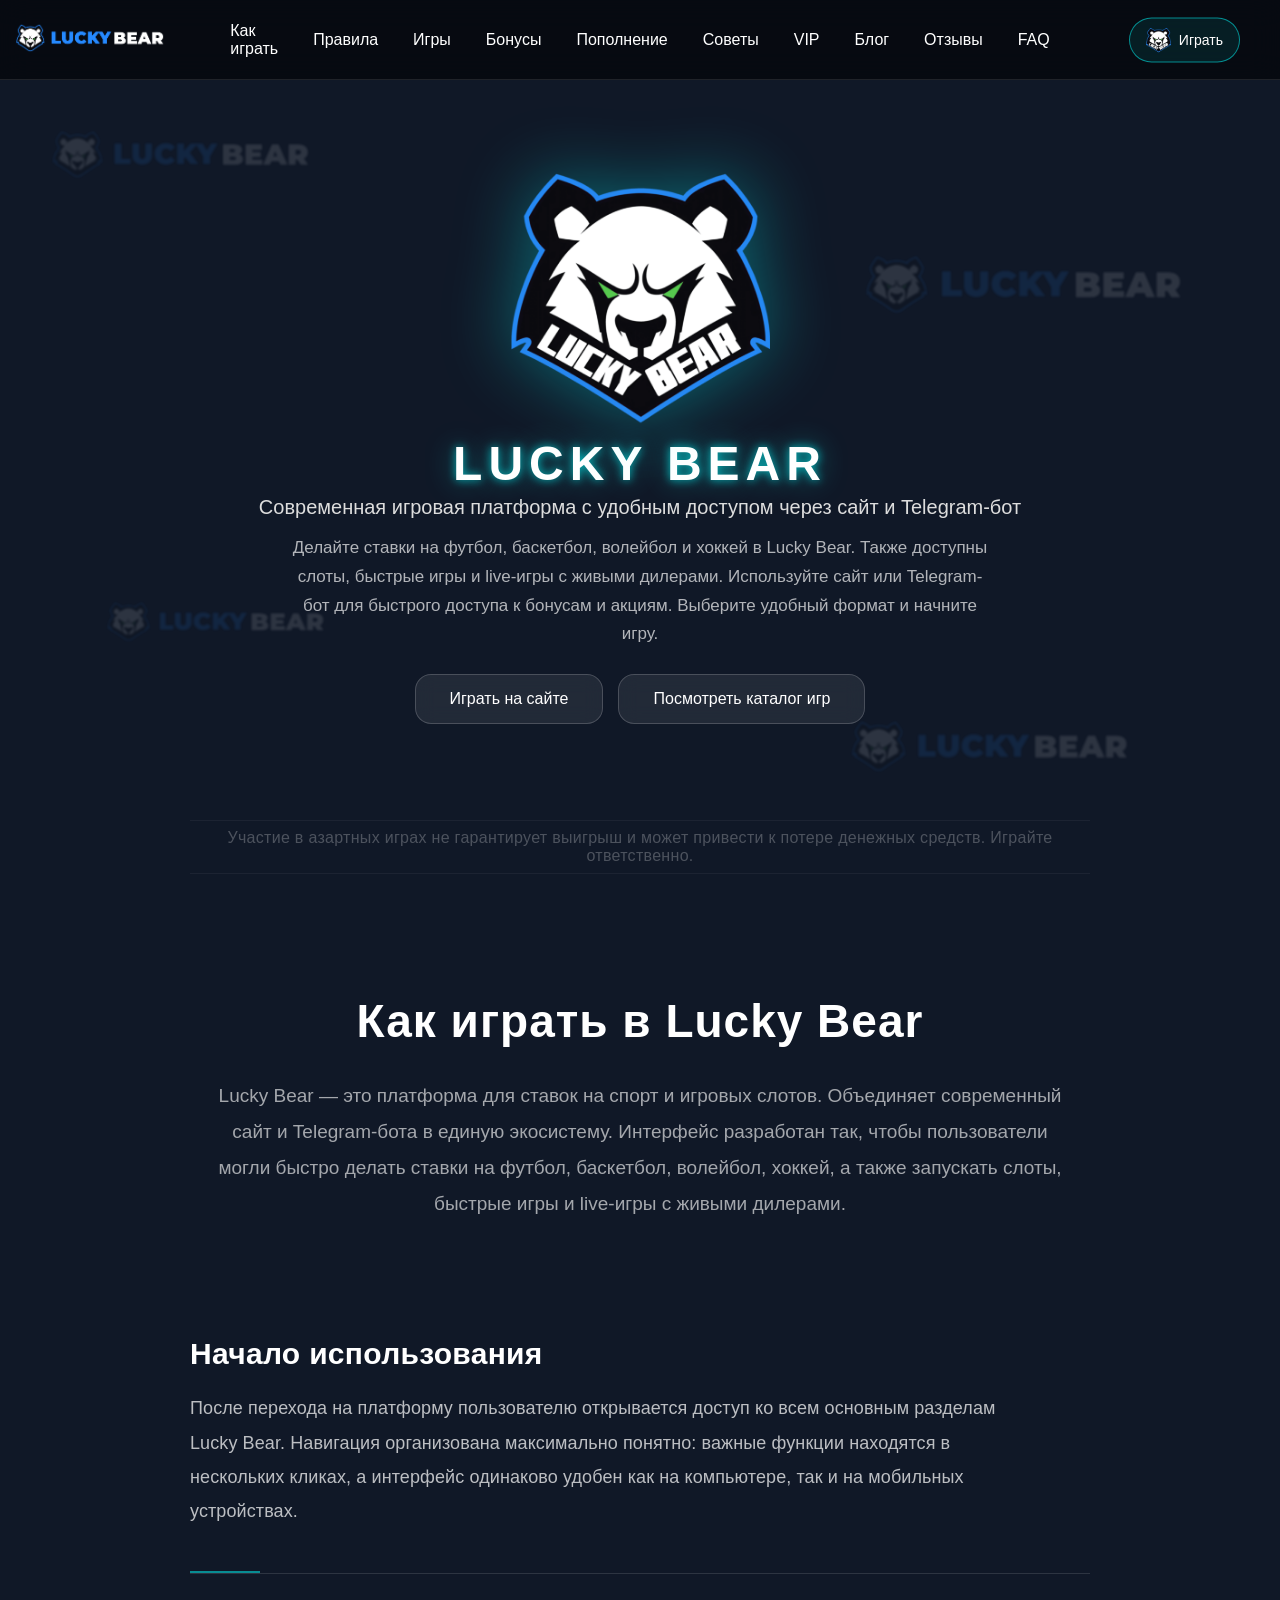
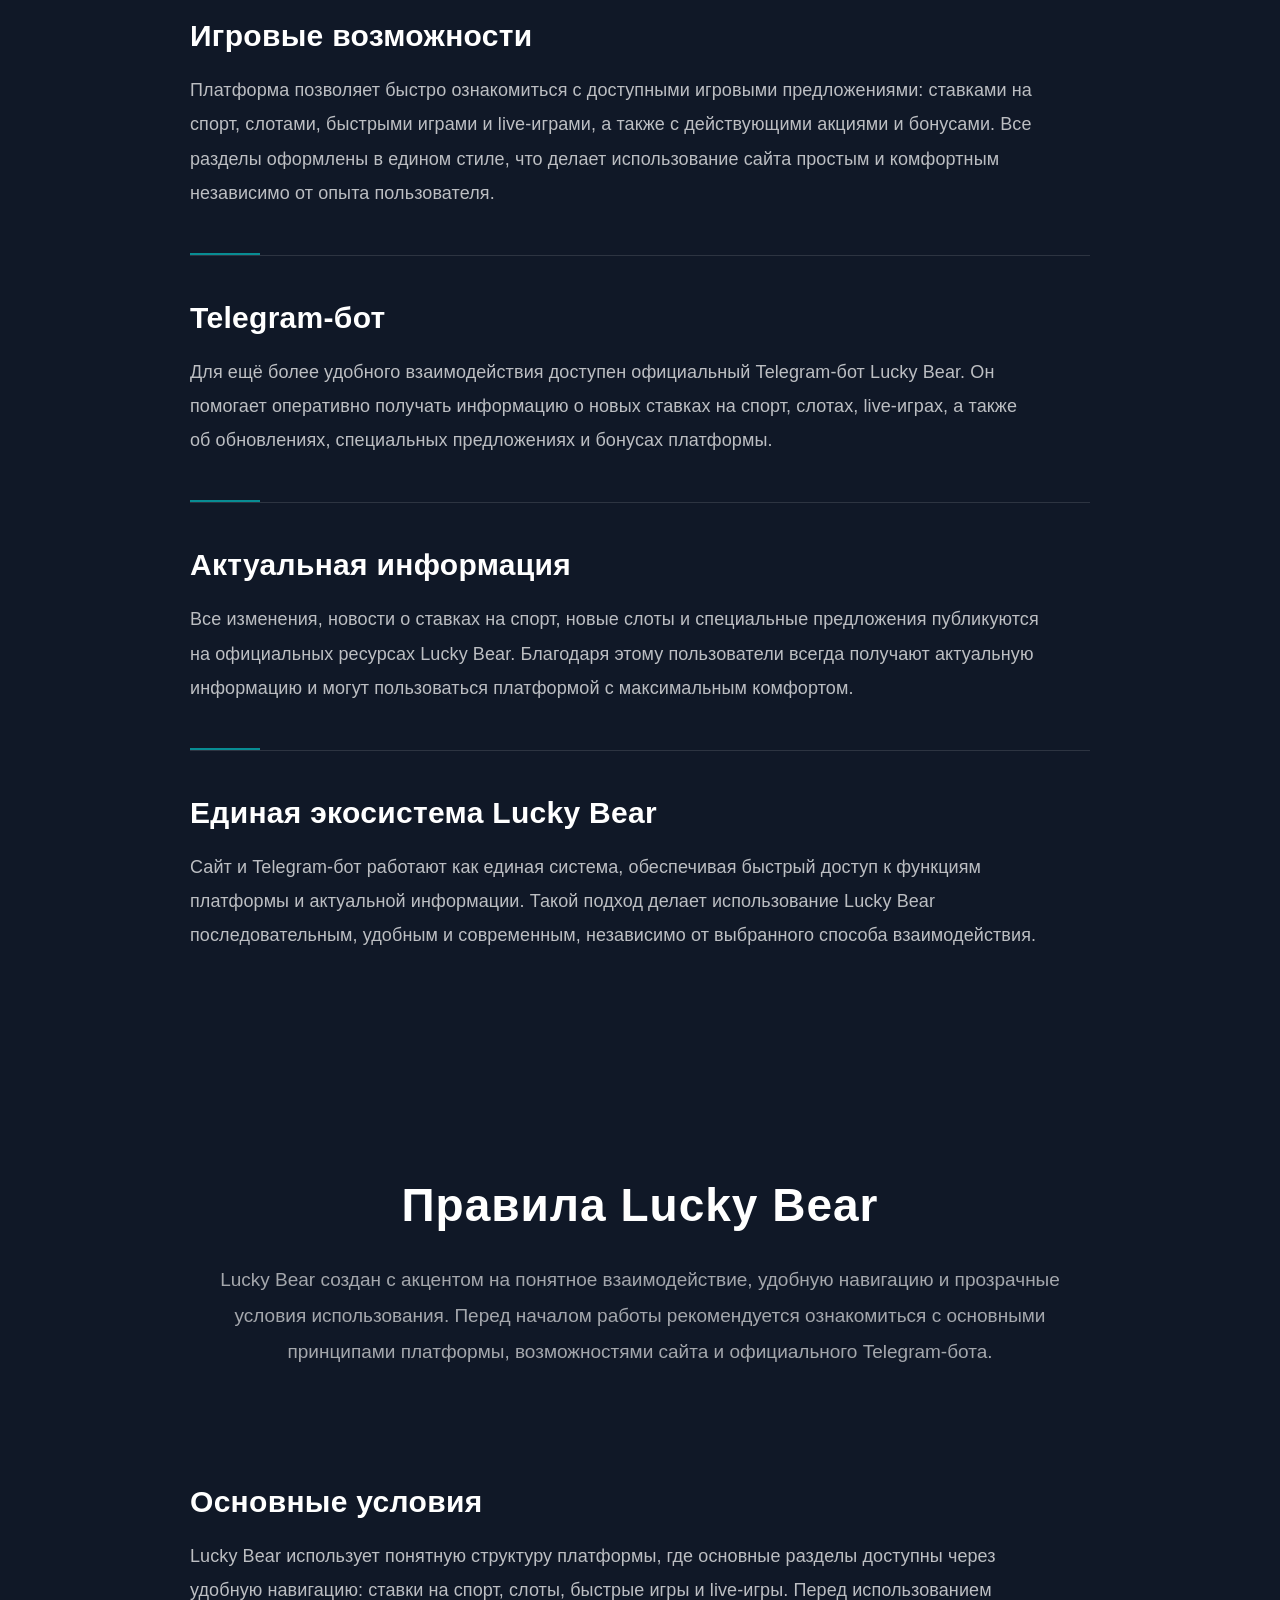
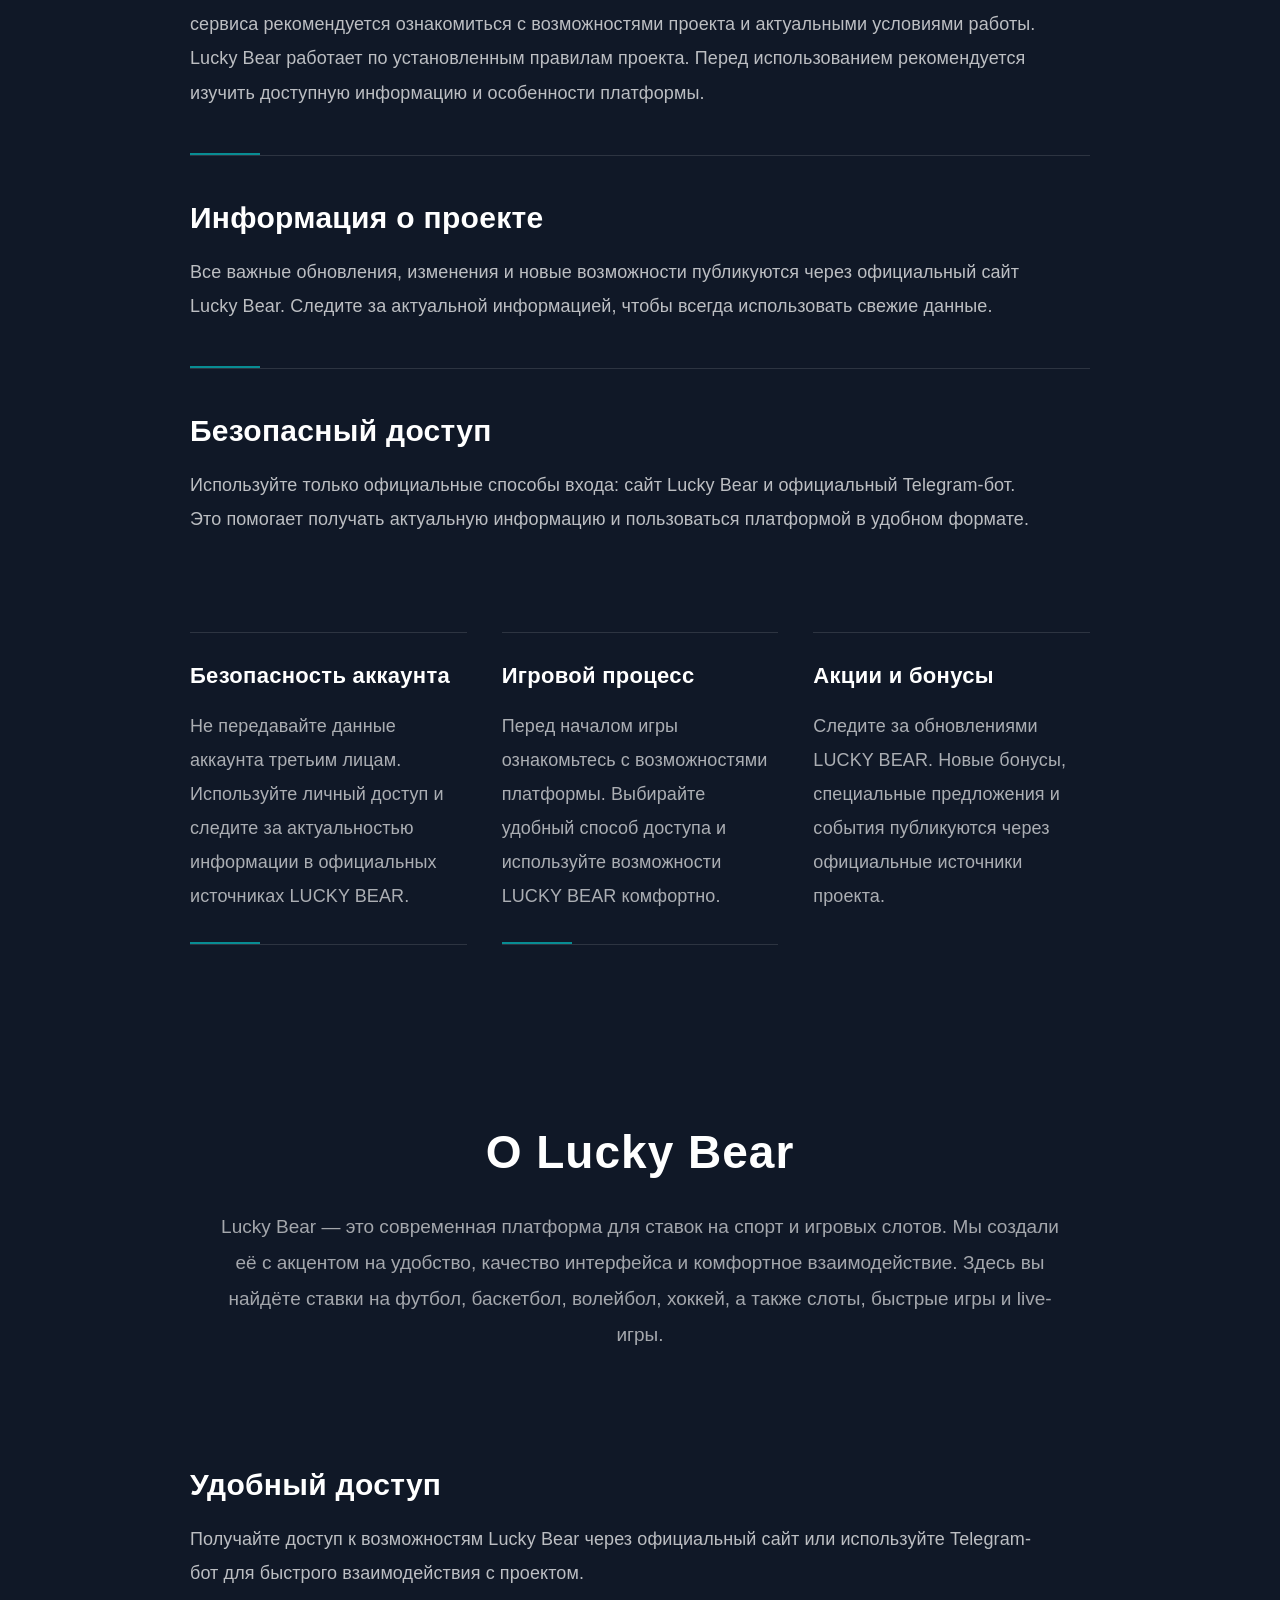
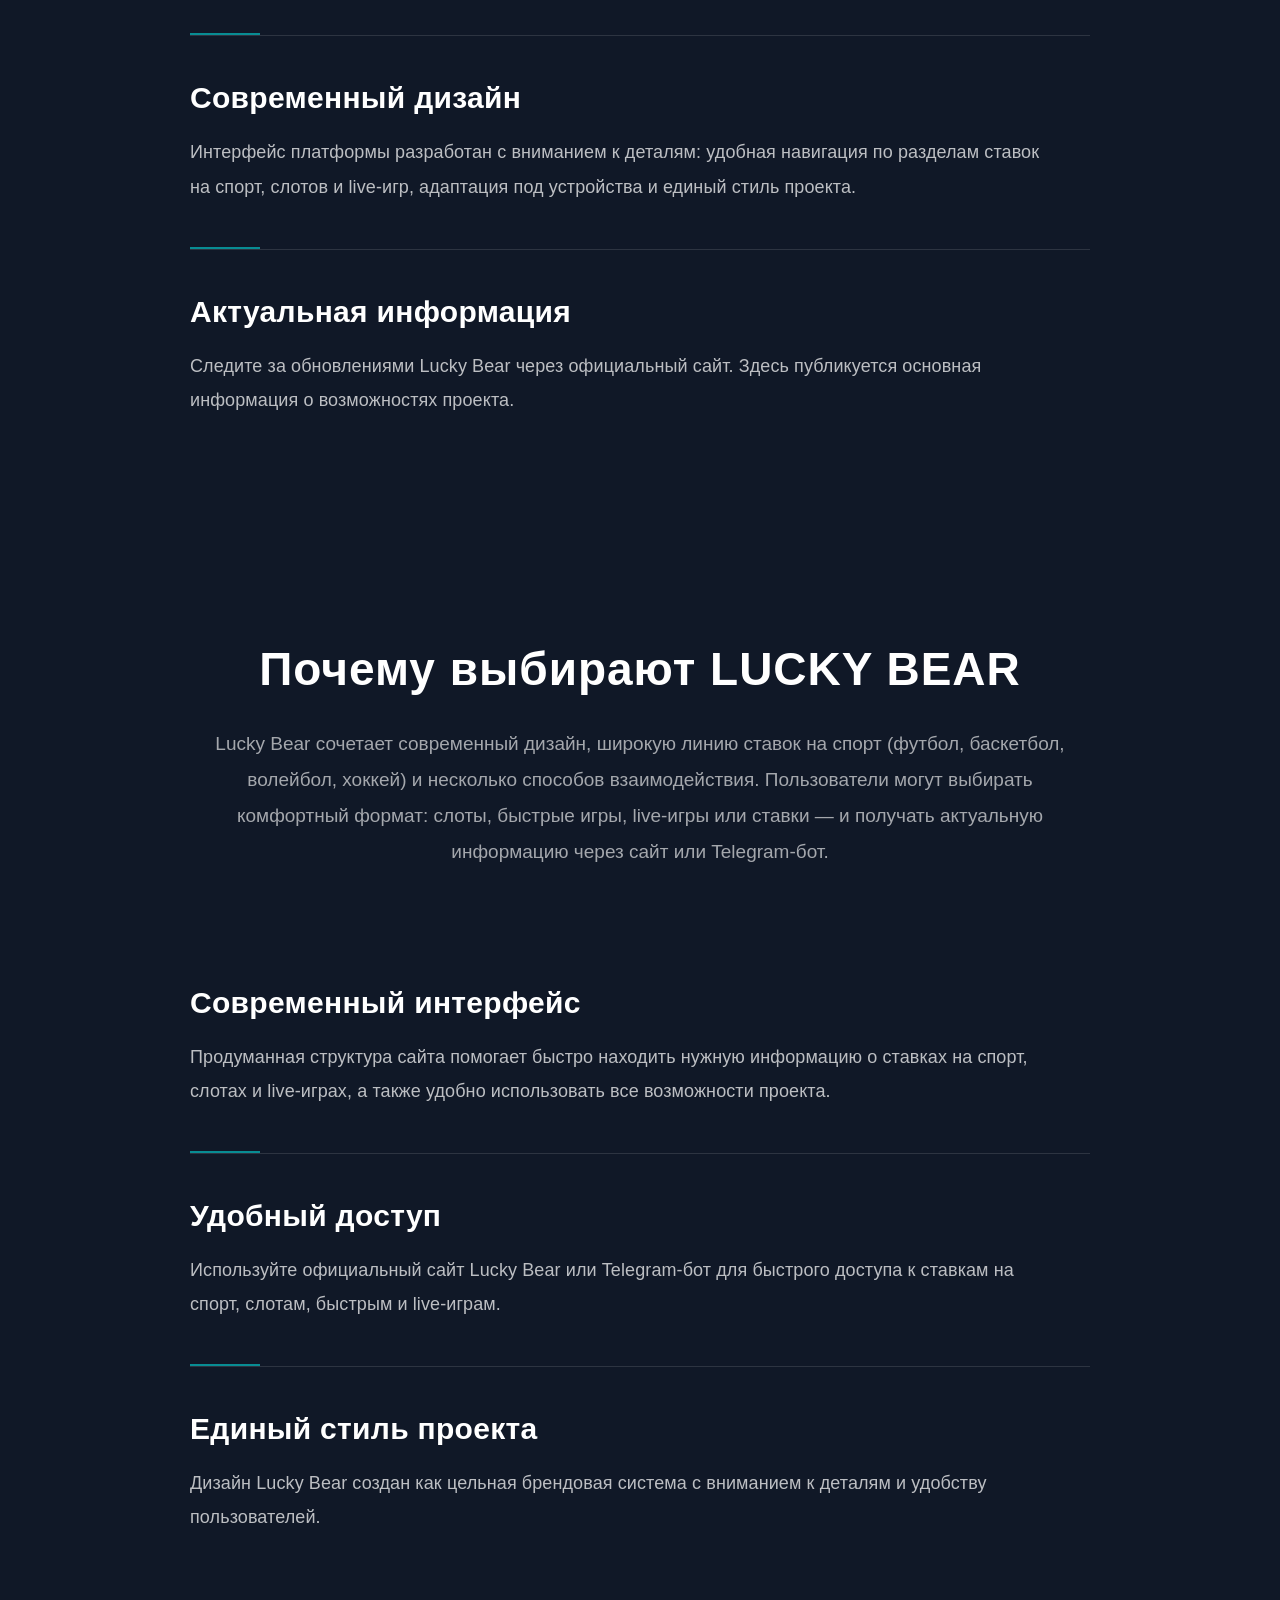
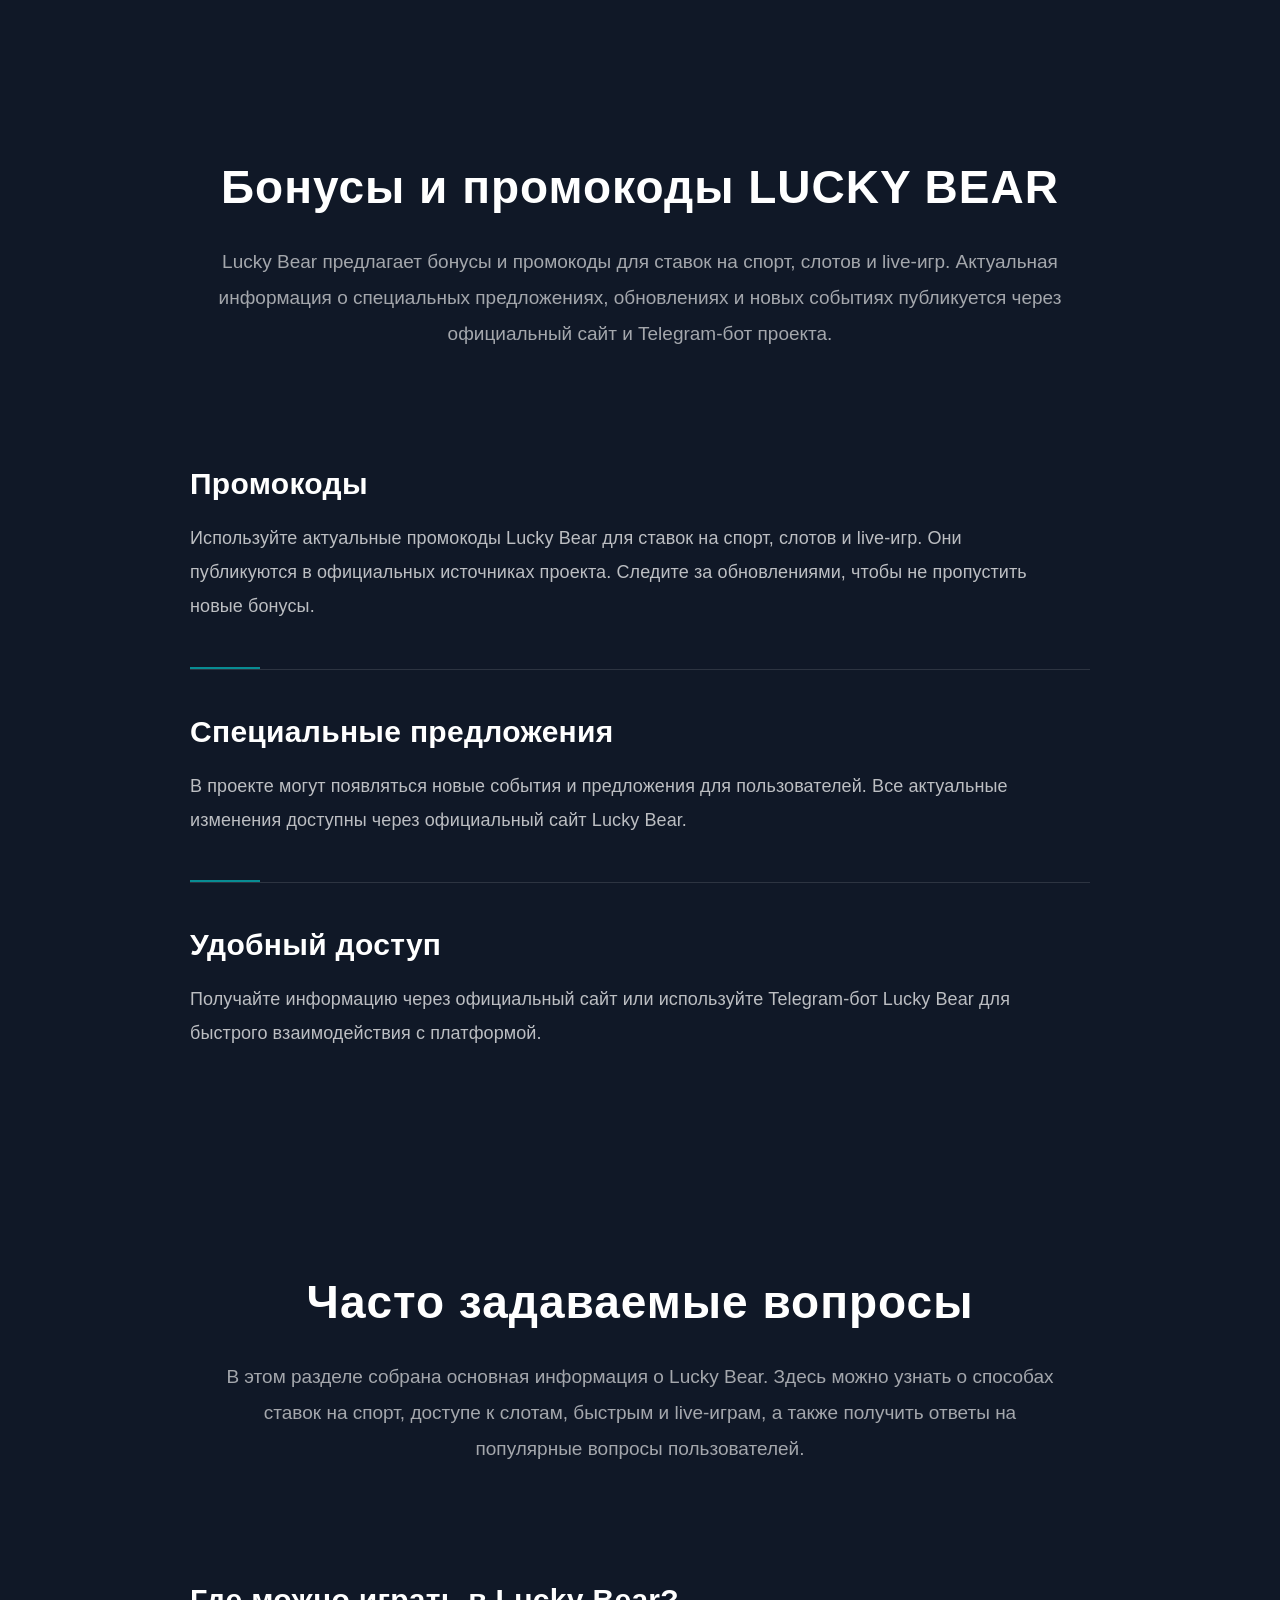
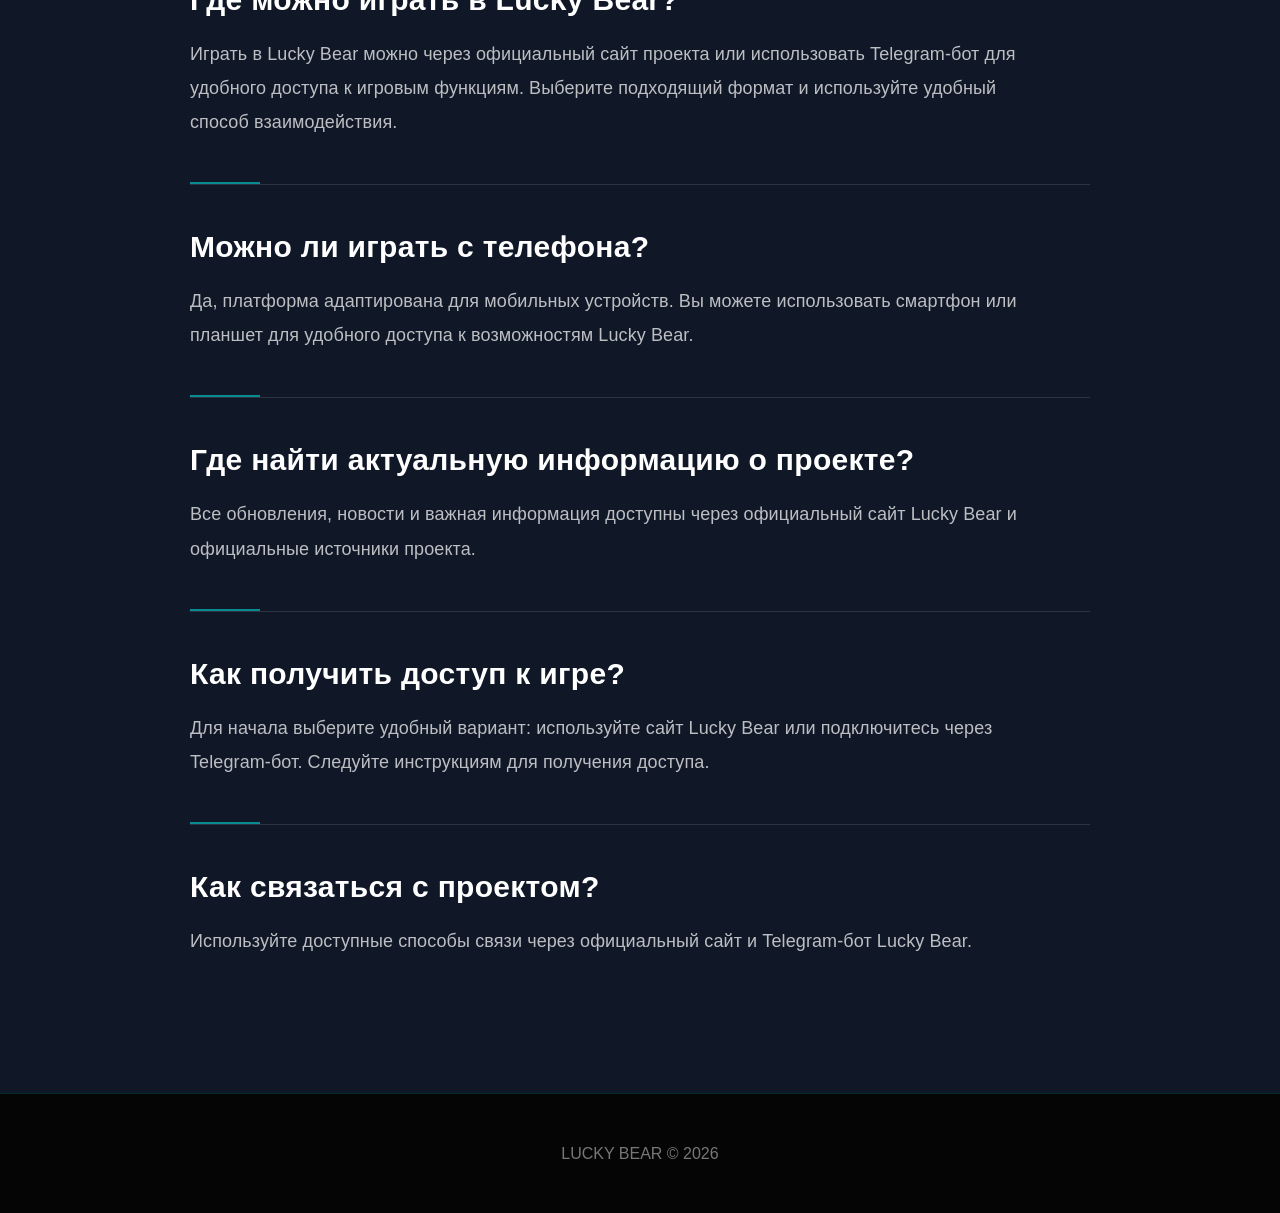
<file: index.html>
<!DOCTYPE html>
<html lang="ru">

<head>
<link rel="icon" type="image/png" href="/images/logo.png">
        <meta http-equiv="Content-Type" content="text/html; charset=UTF-8">
        <!-- Yandex.Metrika counter -->
<script type="text/javascript">
    (function(m,e,t,r,i,k,a){
        m[i]=m[i]||function(){(m[i].a=m[i].a||[]).push(arguments)};
        m[i].l=1*new Date();
        for (var j = 0; j < document.scripts.length; j++) {if (document.scripts[j].src === r) { return; }}
        k=e.createElement(t),a=e.getElementsByTagName(t)[0],k.async=1,k.src=r,a.parentNode.insertBefore(k,a)
    })(window, document,'script','https://mc.yandex.ru/metrika/tag.js?id=110916195', 'ym');

    ym(110916195, 'init', {ssr:true, webvisor:true, clickmap:true, ecommerce:"dataLayer", referrer: document.referrer, url: location.href, accurateTrackBounce:true, trackLinks:true});
</script>
<noscript><div><img src="https://mc.yandex.ru/watch/110916195" style="position:absolute; left:-9999px;" alt="" /></div></noscript>
<!-- /Yandex.Metrika counter -->
<meta charset="UTF-8">
<meta name="viewport" content="width=device-width, initial-scale=1.0">

<title>Lucky Bear — вывод на СБП и Т-банк за 5 минут + бонус 200%</title>
<meta name="description" content="Lucky Bear: мгновенный вывод на СБП, Т-банк, Сбер, карты. Бонус 200% на депозит, 200 фриспинов. Пополнение рублями и криптой. VIP-программа 11 уровней. Играй и выводи без задержек!" />
<link rel="canonical" href="https://casino-lucky-bear.ru/" />
<link rel="stylesheet" href="style.css">
    
<script type="application/ld+json">
{
  "@context": "https://schema.org",
  "@type": "BreadcrumbList",
  "itemListElement": [
    {
      "@type": "ListItem",
      "position": 1,
      "name": "Главная",
      "item": "https://casino-lucky-bear.ru/"
    }
  ]
}
</script>

<script type="application/ld+json">
{
  "@context": "https://schema.org",
  "@type": "WebSite",
  "name": "Lucky Bear",
  "url": "https://casino-lucky-bear.ru",
  "potentialAction": {
    "@type": "SearchAction",
    "target": {
      "@type": "EntryPoint",
      "urlTemplate": "https://casino-lucky-bear.ru/search?q={search_term_string}"
    },
    "query-input": "required name=search_term_string"
  }
}
</script>

<script type="application/ld+json">
{
  "@context": "https://schema.org",
  "@type": "Organization",
  "name": "Lucky Bear",
  "url": "https://casino-lucky-bear.ru",
  "logo": "https://casino-lucky-bear.ru/images/logo.png"
}
</script>
</head>

<body>
    <div class="bear-background"></div>
<header>
    <a href="#home" class="brand-icon">
        <img src="images/menu-logo.png" alt="LUCKY BEAR">
    </a>

    <!-- МЕНЮ-КАРУСЕЛЬ (ТОЛЬКО ДЛЯ МОБИЛЬНЫХ) -->
 <nav class="nav" id="mobileNav">
    <a href="how-to-play.html" class="nav-link">Как играть</a>
    <a href="rules.html" class="nav-link">Правила</a>
    <a href="games.html" class="nav-link">Игры</a>
    <a href="bonus.html" class="nav-link">Бонусы</a>
    <a href="payment.html" class="nav-link">Пополнение</a>
    <a href="responsible.html" class="nav-link">Советы</a>
    <a href="vip.html" class="nav-link">VIP</a>
    <a href="blog.html" class="nav-link">Блог</a>
    <a href="reviews.html" class="nav-link">Отзывы</a>
    <a href="faq.html" class="nav-link">FAQ</a>
</nav>
    <a href="https://lb777.xyz/5dsgV7" class="bot-button" rel="noreferrer noopener">
        <img src="images/logo.png" alt="LUCKY BEAR">
        <span>Играть</span>
    </a>
</header>

<!-- ===== ГЛАВНЫЙ ЭКРАН ===== -->

<section class="hero" id="home">

<img 
src="images/logo.png"
alt="LUCKY BEAR"
class="logo"
>

<div class="title">
LUCKY BEAR
</div>

<div class="subtitle">
Современная игровая платформа с удобным доступом через сайт и Telegram-бот
</div>

<p class="hero-description">
Делайте ставки на футбол, баскетбол, волейбол и хоккей в Lucky Bear. Также доступны слоты, быстрые игры и live-игры с живыми дилерами. Используйте сайт или Telegram-бот для быстрого доступа к бонусам и акциям. Выберите удобный формат и начните игру.
</p>

<div class="hero-buttons" style="display: flex; gap: 15px; justify-content: center; flex-wrap: wrap; margin-bottom: 20px;">
    <a href="https://lb777.xyz/5dsgV7" class="main-button" rel="noreferrer noopener">Играть на сайте</a>
    <a href="games.html" class="main-button">Посмотреть каталог игр</a>
</div>
    
</section>
<!-- ===== ПРЕДУПРЕЖДЕНИЕ ===== -->
<div style="max-width: 900px; margin: 0 auto 30px; padding: 8px 0; text-align: center; font-size: 16px; color: rgba(255,255,255,0.25); letter-spacing: 0.3px; border-top: 1px solid rgba(255,255,255,0.05); border-bottom: 1px solid rgba(255,255,255,0.05);">
    Участие в азартных играх не гарантирует выигрыш и может привести к потере денежных средств. Играйте ответственно.
</div>
<!-- ===== КАК ИГРАТЬ ===== -->

<section id="start">

    <h2 class="section-title">
        Как играть в Lucky Bear
    </h2>

    <p class="section-description">
      Lucky Bear — это платформа для ставок на спорт и игровых слотов. Объединяет современный сайт и Telegram-бота в единую экосистему. Интерфейс разработан так, чтобы пользователи могли быстро делать ставки на футбол, баскетбол, волейбол, хоккей, а также запускать слоты, быстрые игры и live-игры с живыми дилерами.
    </p>

    <div class="info-block">

        <h3>Начало использования</h3>

        <p>
            После перехода на платформу пользователю открывается доступ ко всем основным разделам Lucky Bear. Навигация организована максимально понятно: важные функции находятся в нескольких кликах, а интерфейс одинаково удобен как на компьютере, так и на мобильных устройствах.
        </p>

    </div>

    <div class="info-block">

        <h3>Игровые возможности</h3>

        <p>
            Платформа позволяет быстро ознакомиться с доступными игровыми предложениями: ставками на спорт, слотами, быстрыми играми и live-играми, а также с действующими акциями и бонусами. Все разделы оформлены в едином стиле, что делает использование сайта простым и комфортным независимо от опыта пользователя.
        </p>

    </div>

    <div class="info-block">

        <h3>Telegram-бот</h3>

        <p>
        Для ещё более удобного взаимодействия доступен официальный Telegram-бот Lucky Bear. Он помогает оперативно получать информацию о новых ставках на спорт, слотах, live-играх, а также об обновлениях, специальных предложениях и бонусах платформы.
        </p>

    </div>

    <div class="info-block">

        <h3>Актуальная информация</h3>

        <p>
          Все изменения, новости о ставках на спорт, новые слоты и специальные предложения публикуются на официальных ресурсах Lucky Bear. Благодаря этому пользователи всегда получают актуальную информацию и могут пользоваться платформой с максимальным комфортом.
        </p>

    </div>

    <div class="info-block info-highlight">

        <h3>Единая экосистема Lucky Bear</h3>

        <p>
            Сайт и Telegram-бот работают как единая система, обеспечивая быстрый доступ к функциям платформы и актуальной информации. Такой подход делает использование Lucky Bear последовательным, удобным и современным, независимо от выбранного способа взаимодействия.
        </p>

    </div>

</section>
  
<!-- ===== ПРАВИЛА ===== -->

<section id="rules">

<h2 class="section-title">
Правила Lucky Bear
</h2>

<p class="section-description">
Lucky Bear создан с акцентом на понятное взаимодействие,
удобную навигацию и прозрачные условия использования.
Перед началом работы рекомендуется ознакомиться с основными
принципами платформы, возможностями сайта и официального
Telegram-бота.
</p>

<div class="rules-grid">

<div class="rules-card">

<h3>
Основные условия
</h3>

<p>
Lucky Bear использует понятную структуру платформы, где основные разделы доступны через удобную навигацию: ставки на спорт, слоты, быстрые игры и live-игры. Перед использованием сервиса рекомендуется ознакомиться с возможностями проекта и актуальными условиями работы.
</p>

<p>
Lucky Bear работает по установленным правилам проекта.
Перед использованием рекомендуется изучить доступную
информацию и особенности платформы.
</p>

</div>

<div class="rules-card">

<h3>
Информация о проекте
</h3>

<p>
Все важные обновления, изменения и новые возможности
публикуются через официальный сайт Lucky Bear.
Следите за актуальной информацией, чтобы всегда
использовать свежие данные.
</p>

</div>

<div class="rules-card">

<h3>
Безопасный доступ
</h3>

<p>
Используйте только официальные способы входа:
сайт Lucky Bear и официальный Telegram-бот.
Это помогает получать актуальную информацию
и пользоваться платформой в удобном формате.
</p>

</div>

</div>

<div class="rules-extra">

<div class="rules-extra-card">

<h3>
Безопасность аккаунта
</h3>

<p>
Не передавайте данные аккаунта третьим лицам.
Используйте личный доступ и следите за актуальностью
информации в официальных источниках LUCKY BEAR.
</p>

</div>

<div class="rules-extra-card">

<h3>
Игровой процесс
</h3>

<p>
Перед началом игры ознакомьтесь с возможностями платформы.
Выбирайте удобный способ доступа и используйте
возможности LUCKY BEAR комфортно.
</p>

</div>

<div class="rules-extra-card">

<h3>
Акции и бонусы
</h3>

<p>
Следите за обновлениями LUCKY BEAR.
Новые бонусы, специальные предложения и события
публикуются через официальные источники проекта.
</p>

</div>

</div>

</section>
<!-- ===== О ПРОЕКТЕ ===== -->

<section id="about">

<h2 class="section-title">
О Lucky Bear
</h2>

<p class="section-description">
Lucky Bear — это современная платформа для ставок на спорт и игровых слотов. Мы создали её с акцентом на удобство, качество интерфейса и комфортное взаимодействие. Здесь вы найдёте ставки на футбол, баскетбол, волейбол, хоккей, а также слоты, быстрые игры и live-игры.
</p>

<div class="about-box">

<div class="about-card">

<h3>
Удобный доступ
</h3>

<p>
Получайте доступ к возможностям Lucky Bear через официальный сайт
или используйте Telegram-бот для быстрого взаимодействия с проектом.
</p>

</div>

<div class="about-card">

<h3>
Современный дизайн
</h3>

<p>
Интерфейс платформы разработан с вниманием к деталям: удобная навигация по разделам ставок на спорт, слотов и live-игр, адаптация под устройства и единый стиль проекта.
</p>

</div>

<div class="about-card">

<h3>
Актуальная информация
</h3>

<p>
Следите за обновлениями Lucky Bear через официальный сайт.
Здесь публикуется основная информация о возможностях проекта.
</p>

</div>

</div>

</section>
 <!-- ===== ПОЧЕМУ LUCKY BEAR ===== -->

<section id="advantages">

<h2 class="section-title">
Почему выбирают LUCKY BEAR
</h2>

<p class="section-description">
Lucky Bear сочетает современный дизайн, широкую линию ставок на спорт (футбол, баскетбол, волейбол, хоккей) и несколько способов взаимодействия. Пользователи могут выбирать комфортный формат: слоты, быстрые игры, live-игры или ставки — и получать актуальную информацию через сайт или Telegram-бот.
</p>

<div class="advantages-box">

<div class="advantages-card">

<h3>
Современный интерфейс
</h3>

<p>
Продуманная структура сайта помогает быстро находить нужную информацию о ставках на спорт, слотах и live-играх, а также удобно использовать все возможности проекта.
</p>

</div>

<div class="advantages-card">

<h3>
Удобный доступ
</h3>

<p>
Используйте официальный сайт Lucky Bear или Telegram-бот для быстрого доступа к ставкам на спорт, слотам, быстрым и live-играм.
</p>

</div>

<div class="advantages-card">

<h3>
Единый стиль проекта
</h3>

<p>
Дизайн Lucky Bear создан как цельная брендовая система
с вниманием к деталям и удобству пользователей.
</p>

</div>

</div>

</section>
  <!-- ===== БОНУСЫ И ПРОМОКОДЫ ===== -->

<section id="bonus">

<h2 class="section-title">
Бонусы и промокоды LUCKY BEAR
</h2>

<p class="section-description">
Lucky Bear предлагает бонусы и промокоды для ставок на спорт, слотов и live-игр. Актуальная информация о специальных предложениях, обновлениях и новых событиях публикуется через официальный сайт и Telegram-бот проекта.
</p>

<div class="bonus-box">

<div class="promo-card">

<h3>
Промокоды
</h3>

<p>
Используйте актуальные промокоды Lucky Bear для ставок на спорт, слотов и live-игр. Они публикуются в официальных источниках проекта. Следите за обновлениями, чтобы не пропустить новые бонусы.
</p>

</div>

<div class="promo-card">

<h3>
Специальные предложения
</h3>

<p>
В проекте могут появляться новые события и предложения
для пользователей. Все актуальные изменения доступны
через официальный сайт Lucky Bear.
</p>

</div>

<div class="promo-card">

<h3>
Удобный доступ
</h3>

<p>
Получайте информацию через официальный сайт
или используйте Telegram-бот Lucky Bear
для быстрого взаимодействия с платформой.
</p>

</div>

</div>

</section>
<!-- ===== FAQ ===== -->

<section id="faq">

<h2 class="section-title">
Часто задаваемые вопросы
</h2>

<p class="section-description">
В этом разделе собрана основная информация о Lucky Bear. Здесь можно узнать о способах ставок на спорт, доступе к слотам, быстрым и live-играм, а также получить ответы на популярные вопросы пользователей.
</p>

<div class="faq-box">

<div class="faq-card">

<h3>
Где можно играть в Lucky Bear?
</h3>

<p>
Играть в Lucky Bear можно через официальный сайт проекта
или использовать Telegram-бот для удобного доступа к игровым функциям.
Выберите подходящий формат и используйте удобный способ взаимодействия.
</p>

</div>

<div class="faq-card">

<h3>
Можно ли играть с телефона?
</h3>

<p>
Да, платформа адаптирована для мобильных устройств.
Вы можете использовать смартфон или планшет для удобного доступа
к возможностям Lucky Bear.
</p>

</div>

<div class="faq-card">

<h3>
Где найти актуальную информацию о проекте?
</h3>

<p>
Все обновления, новости и важная информация доступны через официальный сайт
Lucky Bear и официальные источники проекта.
</p>

</div>

<div class="faq-card">

<h3>
Как получить доступ к игре?
</h3>

<p>
Для начала выберите удобный вариант:
используйте сайт Lucky Bear или подключитесь через Telegram-бот.
Следуйте инструкциям для получения доступа.
</p>

</div>

<div class="faq-card">

<h3>
Как связаться с проектом?
</h3>

<p>
Используйте доступные способы связи через официальный сайт
и Telegram-бот Lucky Bear.
</p>

</div>

</div>

</section>

<footer>

LUCKY BEAR © 2026

</footer>
    <script>

// ===== ЭФФЕКТ РАСТВОРЕНИЯ ЛОГОТИПА ПРИ СКРОЛЛЕ =====

const logo = document.querySelector(".logo");
const hero = document.querySelector(".hero");

window.addEventListener("scroll", () => {

    let scroll = window.scrollY;

    let opacity =
    1 - scroll / 500;

    let scale =
    1 - scroll / 1500;

    if(opacity < 0){

        opacity = 0;

    }

    if(scale < 0.7){

        scale = 0.7;

    }

    logo.style.opacity = opacity;

    logo.style.transform =
    `scale(${scale})`;

});

// ===== ПОЯВЛЕНИЕ БЛОКОВ ПРИ СКРОЛЛЕ =====

const elements =
document.querySelectorAll(
".step, .rules-box, .question"
);

const observer =
new IntersectionObserver(
(entries)=>{

entries.forEach(entry=>{

if(entry.isIntersecting){

entry.target.style.opacity="1";

entry.target.style.transform=
"translateY(0)";

}

});

},
{
threshold:0.15
});

elements.forEach(el=>{

el.style.opacity="0";

el.style.transform=
"translateY(40px)";

el.style.transition=
"0.7s ease";

observer.observe(el);

});
// ===== ПОДСВЕТКА АКТИВНОГО ПУНКТА МЕНЮ ПРИ СКРОЛЛЕ =====
document.addEventListener('DOMContentLoaded', function() {
    const sections = document.querySelectorAll('section[id]');
    const navLinks = document.querySelectorAll('.nav-link');

    function updateActiveLink() {
        let current = '';
        const scrollPosition = window.scrollY + 150;

        sections.forEach(section => {
            const sectionTop = section.offsetTop;
            const sectionBottom = sectionTop + section.offsetHeight;
            if (scrollPosition >= sectionTop && scrollPosition < sectionBottom) {
                current = section.getAttribute('id');
            }
        });

        navLinks.forEach(link => {
            link.classList.remove('active');
            if (link.getAttribute('href') === '#' + current) {
                link.classList.add('active');
                link.scrollIntoView({
                    behavior: 'smooth',
                    block: 'nearest',
                    inline: 'center'
                });
            }
        });
    }

    window.addEventListener('scroll', updateActiveLink);
    window.addEventListener('load', updateActiveLink);
});        
</script>
</body>

</html>
</file>
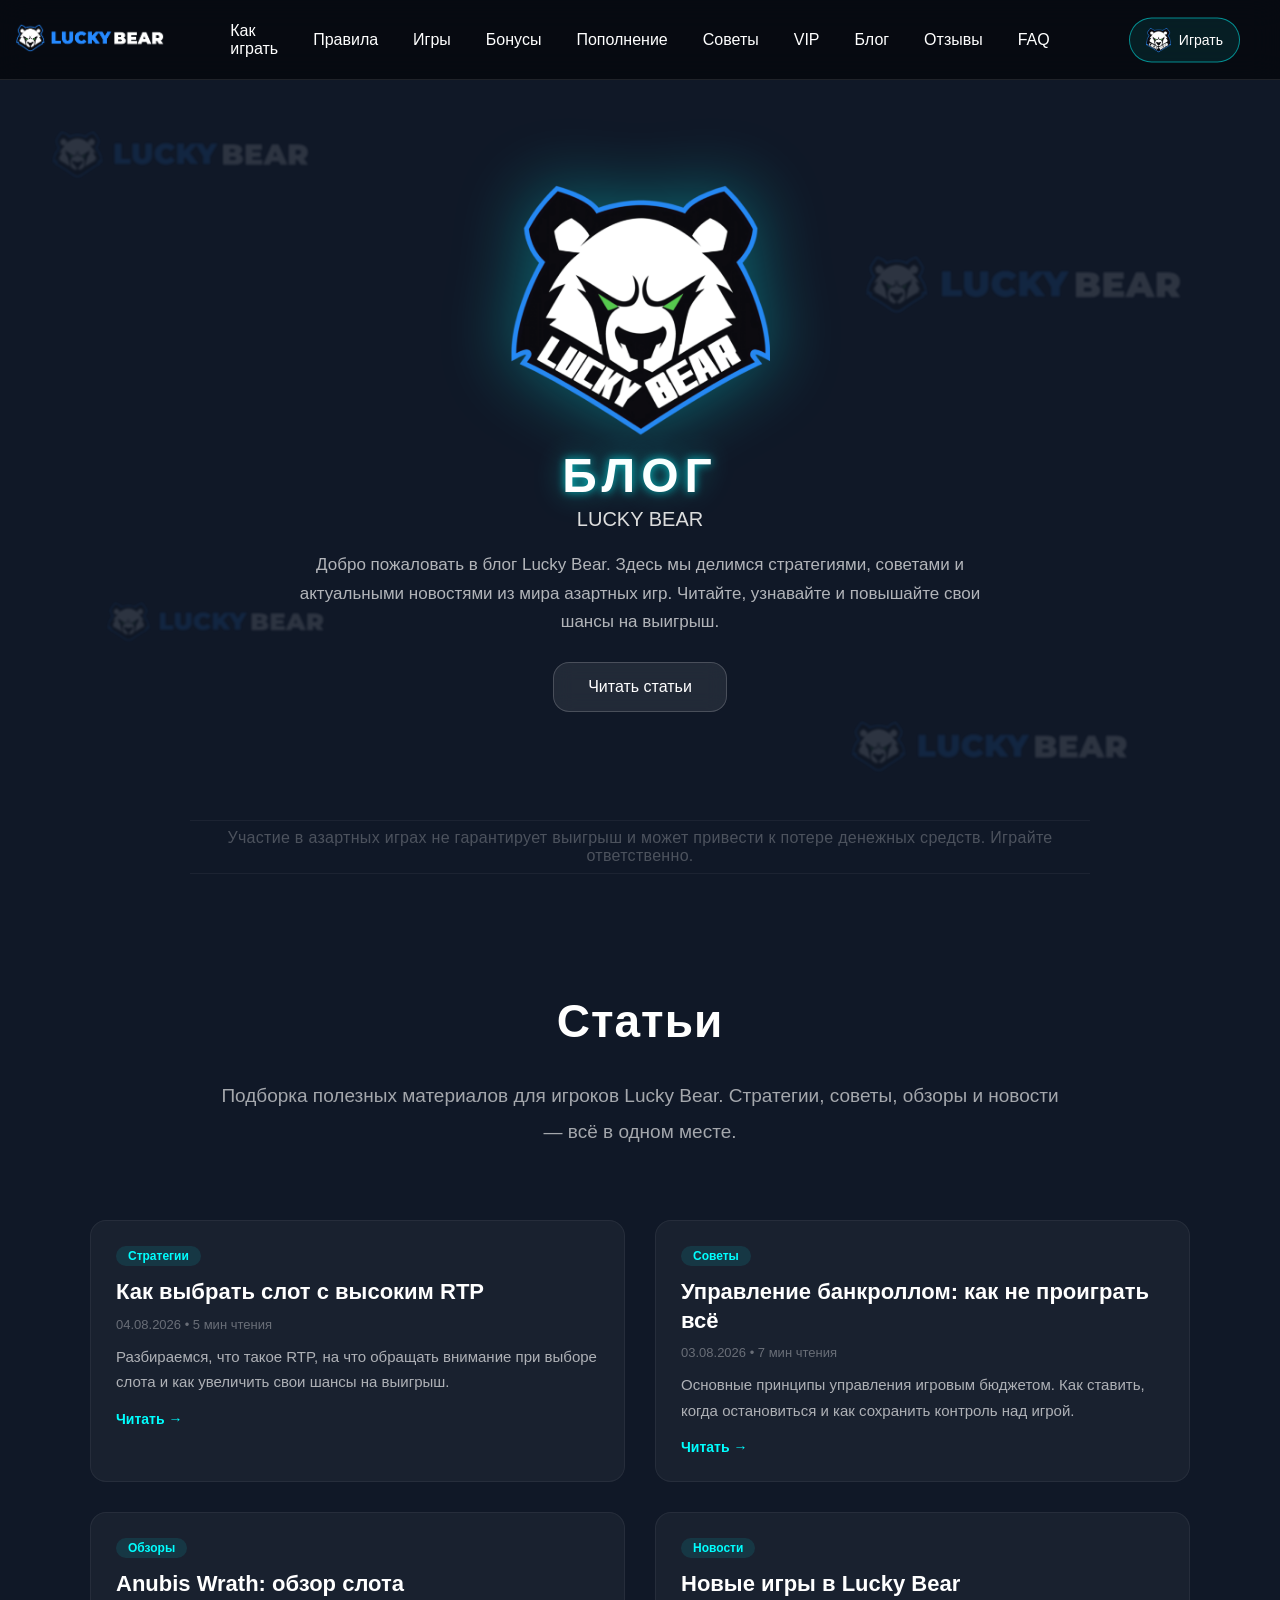
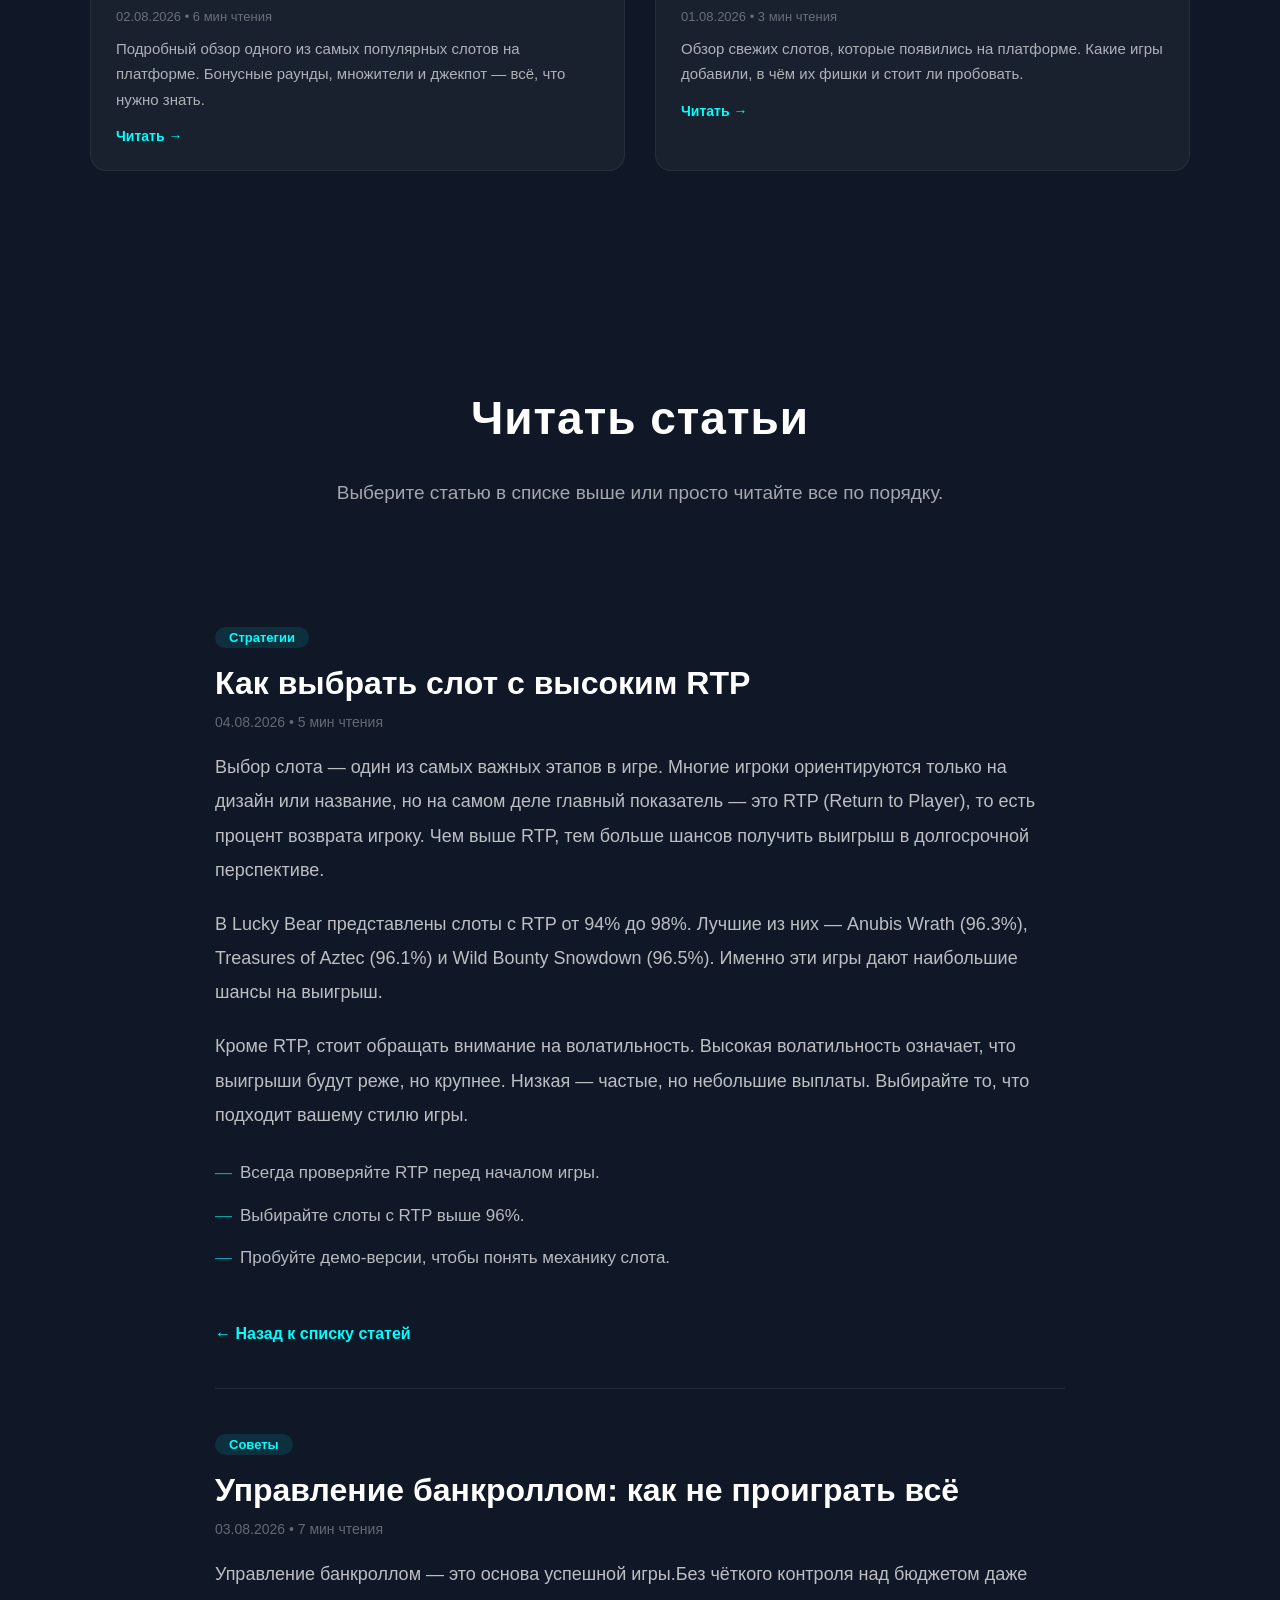
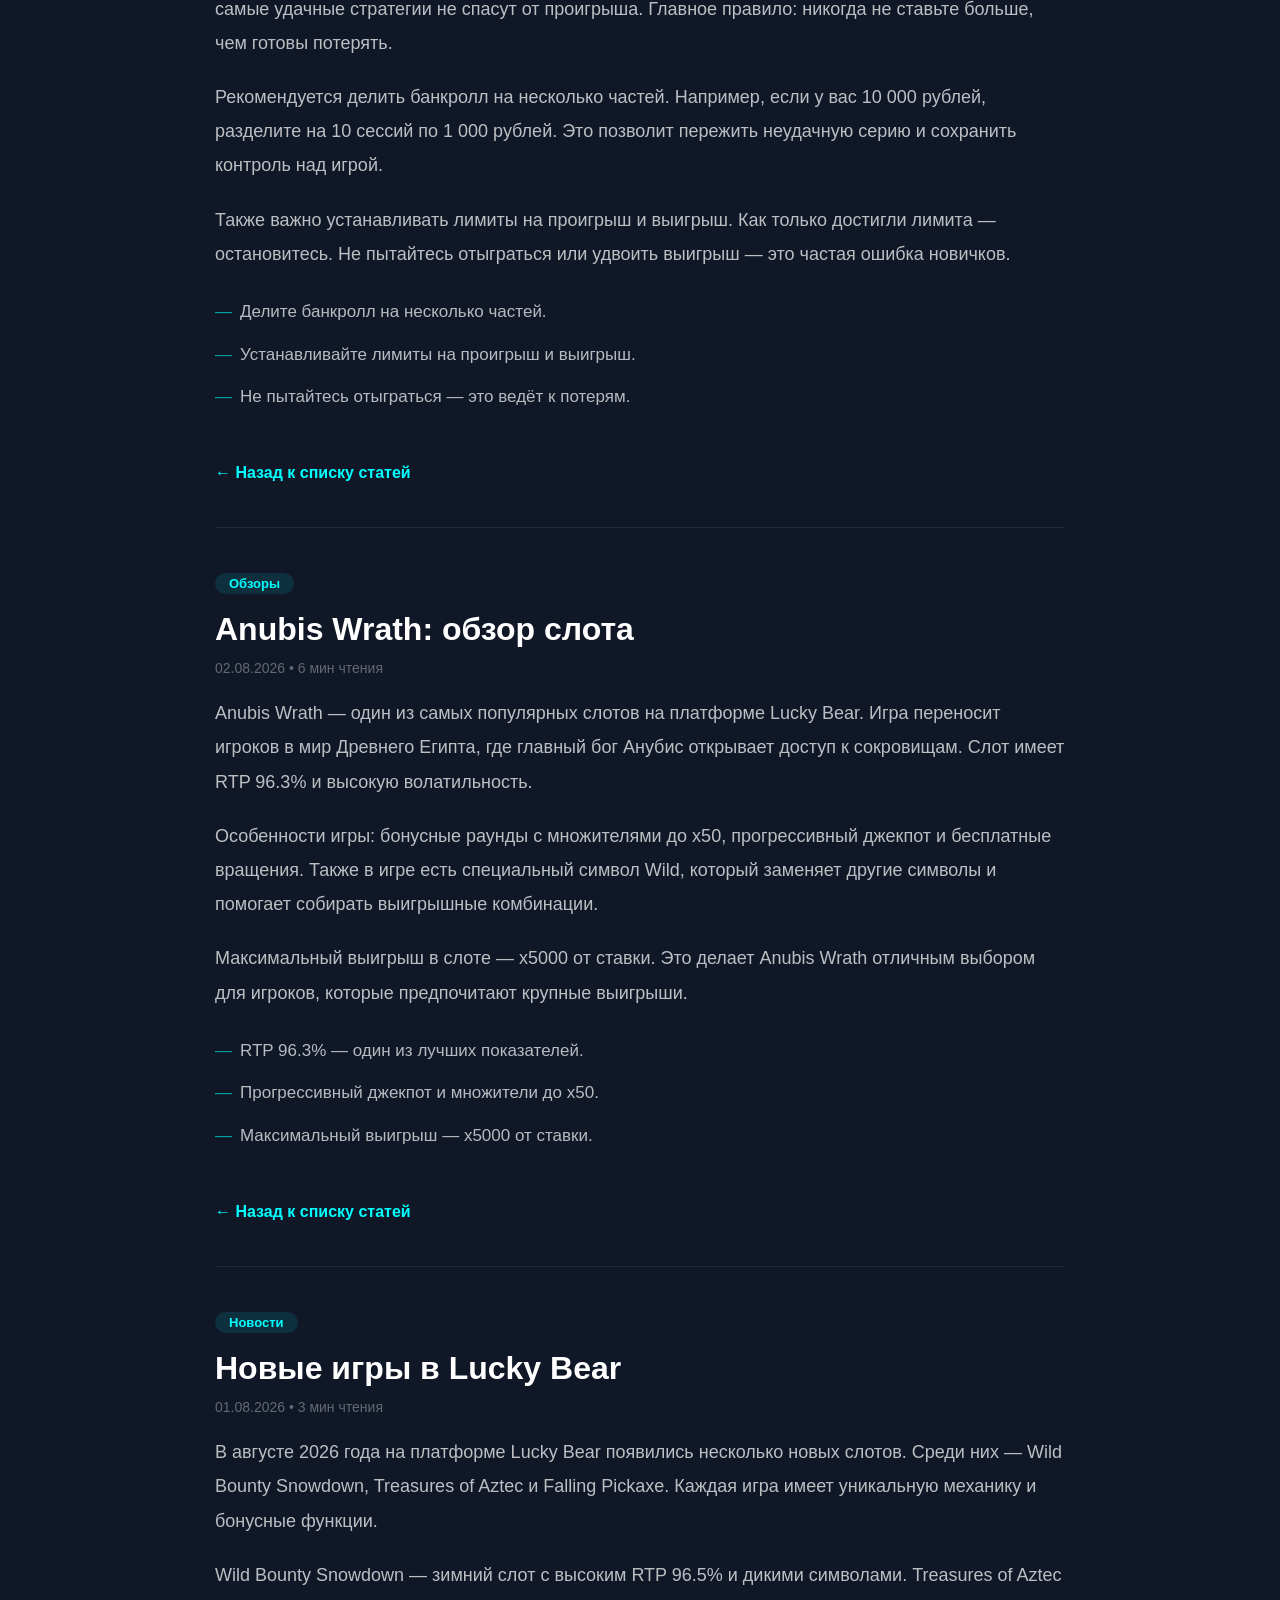
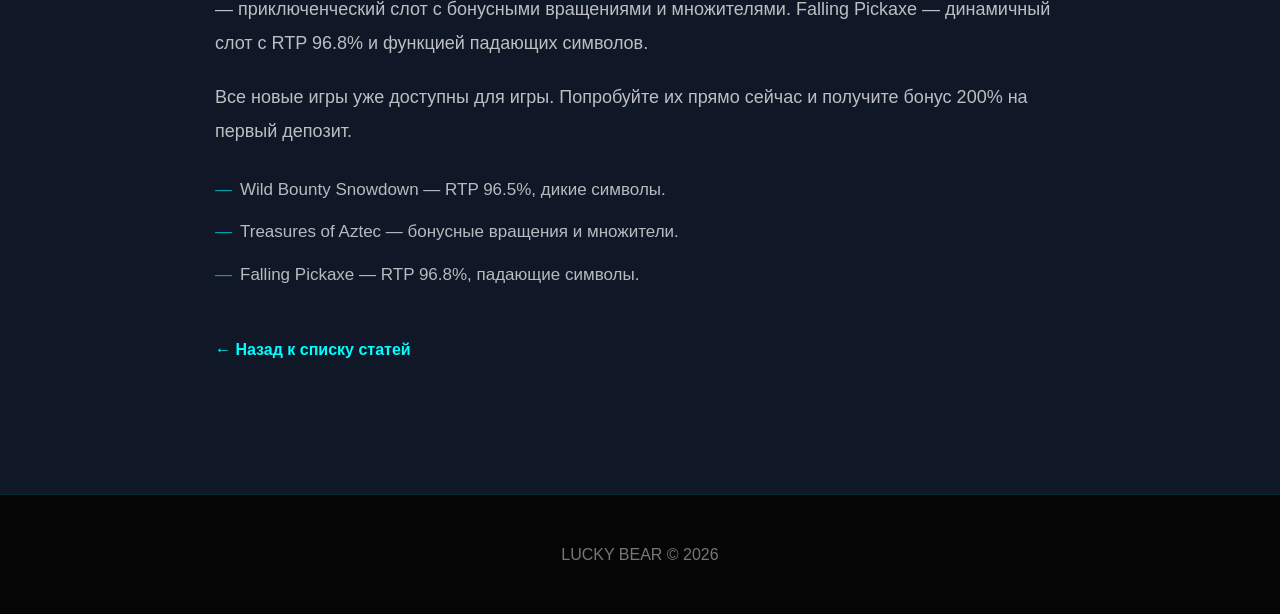
<file: blog.html>
<!DOCTYPE html>
<html lang="ru">
<head>
    <meta charset="UTF-8">
    <meta name="viewport" content="width=device-width, initial-scale=1.0">
    <title>Блог Lucky Bear — стратегии, советы, обзоры слотов</title>
    <meta name="description" content="Блог Lucky Bear: стратегии игры в слоты, советы по управлению банкроллом, обзоры популярных игр и новости казино. Читай и выигрывай больше!" />
    <link rel="canonical" href="https://casino-lucky-bear.ru/blog.html" />
    <link rel="icon" type="image/png" href="/images/logo.png">
    <link rel="stylesheet" href="style.css">
    
    <style>
        /* ===== БЛОГ ===== */
        .blog-hero-description {
            max-width: 700px;
            margin: 20px auto 0;
            color: rgba(255,255,255,0.68);
            font-size: 17px;
            line-height: 1.7;
            text-align: center;
        }

        .blog-grid {
            display: grid;
            grid-template-columns: repeat(2, 1fr);
            gap: 30px;
            max-width: 1100px;
            margin: 40px auto;
        }

        .blog-card {
            background: rgba(255,255,255,0.04);
            border-radius: 16px;
            padding: 25px;
            border: 1px solid rgba(255,255,255,0.06);
            transition: all 0.3s ease;
            cursor: pointer;
            scroll-margin-top: 100px;
        }

        .blog-card:hover {
            transform: translateY(-5px);
            background: rgba(255,255,255,0.08);
            border-color: rgba(0, 255, 255, 0.2);
        }

        .blog-card .tag {
            display: inline-block;
            background: rgba(0, 255, 255, 0.1);
            color: #00ffff;
            padding: 3px 12px;
            border-radius: 20px;
            font-size: 12px;
            font-weight: 600;
            margin-bottom: 12px;
        }

        .blog-card h3 {
            color: #ffffff;
            font-size: 22px;
            font-weight: 700;
            margin-bottom: 10px;
            line-height: 1.3;
        }

        .blog-card h3 a {
            color: #ffffff;
            text-decoration: none;
            transition: color 0.3s;
        }

        .blog-card h3 a:hover {
            color: #00ffff;
        }

        .blog-card .meta {
            color: rgba(255,255,255,0.35);
            font-size: 13px;
            margin-bottom: 12px;
        }

        .blog-card p {
            color: rgba(255,255,255,0.65);
            font-size: 15px;
            line-height: 1.7;
            margin-bottom: 15px;
        }

        .blog-card .read-more {
            color: #00ffff;
            text-decoration: none;
            font-weight: 600;
            font-size: 14px;
            transition: color 0.3s;
        }

        .blog-card .read-more:hover {
            color: #ffffff;
        }

        /* ===== ПОЛНЫЕ СТАТЬИ ===== */
        .full-article {
            max-width: 850px;
            margin: 0 auto;
            padding: 45px 0;
            border-bottom: 1px solid rgba(255,255,255,0.08);
            scroll-margin-top: 100px;
        }

        .full-article:last-of-type {
            border-bottom: none;
        }

        .full-article .article-tag {
            display: inline-block;
            background: rgba(0, 255, 255, 0.1);
            color: #00ffff;
            padding: 3px 14px;
            border-radius: 20px;
            font-size: 13px;
            font-weight: 600;
            margin-bottom: 15px;
        }

        .full-article h3 {
            font-size: 32px;
            font-weight: 800;
            color: #ffffff;
            margin-bottom: 10px;
            line-height: 1.3;
        }

        .full-article .meta {
            color: rgba(255,255,255,0.35);
            font-size: 14px;
            margin-bottom: 20px;
        }

        .full-article p {
            color: rgba(255,255,255,0.72);
            font-size: 18px;
            line-height: 1.9;
            margin-bottom: 20px;
        }

        .full-article ul {
            list-style: none;
            padding: 0;margin: 15px 0 25px;
        }

        .full-article ul li {
            color: rgba(255,255,255,0.7);
            font-size: 17px;
            line-height: 1.8;
            padding: 6px 0 6px 25px;
            position: relative;
        }

        .full-article ul li::before {
            content: "—";
            position: absolute;
            left: 0;
            color: #00ffff;
            opacity: 0.6;
        }

        .full-article .back-link {
            display: inline-block;
            margin-top: 20px;
            color: #00ffff;
            text-decoration: none;
            font-weight: 600;
            transition: color 0.3s;
        }

        .full-article .back-link:hover {
            color: #ffffff;
        }

        @media (max-width: 768px) {
            .blog-grid {
                grid-template-columns: 1fr;
                gap: 20px;
                margin: 20px auto;
            }

            .blog-card {
                padding: 20px;
            }

            .blog-card h3 {
                font-size: 19px;
            }

            .blog-hero-description {
                font-size: 15px !important;
                padding: 0 15px !important;
            }

            .full-article {
                padding: 30px 0;
            }

            .full-article h3 {
                font-size: 24px;
            }

            .full-article p {
                font-size: 16px;
            }

            .full-article ul li {
                font-size: 15px;
            }
        }

        @media (max-width: 400px) {
            .blog-card h3 {
                font-size: 17px;
            }

            .blog-card p {
                font-size: 14px;
            }

            .full-article h3 {
                font-size: 20px;
            }

            .full-article p {
                font-size: 14px;
            }

            .full-article ul li {
                font-size: 14px;
            }
        }
    </style>
    <script type="application/ld+json">
{
  "@context": "https://schema.org",
  "@type": "BreadcrumbList",
  "itemListElement": [
    {
      "@type": "ListItem",
      "position": 1,
      "name": "Главная",
      "item": "https://casino-lucky-bear.ru/"
    },
    {
      "@type": "ListItem",
      "position": 2,
      "name": "Блог",
      "item": "https://casino-lucky-bear.ru/blog.html"
    }
  ]
}
</script>

<script type="application/ld+json">
{
  "@context": "https://schema.org",
  "@type": "WebSite",
  "name": "Lucky Bear",
  "url": "https://casino-lucky-bear.ru",
  "potentialAction": {
    "@type": "SearchAction",
    "target": {
      "@type": "EntryPoint",
      "urlTemplate": "https://casino-lucky-bear.ru/search?q={search_term_string}"
    },
    "query-input": "required name=search_term_string"
  }
}
</script>

<script type="application/ld+json">
{
  "@context": "https://schema.org",
  "@type": "Organization",
  "name": "Lucky Bear",
  "url": "https://casino-lucky-bear.ru",
  "logo": "https://casino-lucky-bear.ru/images/logo.png"
}
</script>
</head>
<body>
    <div class="bear-background"></div>

    <!-- ===== ХЕДЕР ===== -->
    <header>
        <a href="index.html" class="brand-icon">
            <img src="images/menu-logo.png" alt="LUCKY BEAR">
        </a>
        <nav class="nav" id="mobileNav">
    <a href="how-to-play.html" class="nav-link">Как играть</a>
    <a href="rules.html" class="nav-link">Правила</a>
    <a href="games.html" class="nav-link">Игры</a>
    <a href="bonus.html" class="nav-link">Бонусы</a>
    <a href="payment.html" class="nav-link">Пополнение</a>
    <a href="responsible.html" class="nav-link">Советы</a>
    <a href="vip.html" class="nav-link">VIP</a>
    <a href="blog.html" class="nav-link">Блог</a>
    <a href="reviews.html" class="nav-link">Отзывы</a>
    <a href="faq.html" class="nav-link">FAQ</a>
</nav>
        <a href="https://lb777.xyz/5dsgV7" class="bot-button" rel="noreferrer noopener">
            <img src="images/logo.png" alt="LUCKY BEAR">
            <span>Играть</span>
        </a>
    </header>

    <!-- ===== ГЛАВНЫЙ ЭКРАН ===== -->
    <section class="hero" id="home">
        <img src="images/logo.png" alt="LUCKY BEAR" class="logo">
        <div class="title">БЛОГ</div>
        <div class="subtitle">LUCKY BEAR</div>
        <p class="blog-hero-description">
            Добро пожаловать в блог Lucky Bear. Здесь мы делимся стратегиями, советами и актуальными новостями из мира азартных игр. Читайте, узнавайте и повышайте свои шансы на выигрыш.
        </p>
        <div class="hero-buttons">
            <a href="#articles" class="main-button" rel="noreferrer noopener">Читать статьи</a>
        </div>
    </section>

    <!-- ===== ПРЕДУПРЕЖДЕНИЕ ===== -->
    <div style="max-width: 900px; margin: 10px auto 30px; padding: 8px 0; text-align: center; font-size: 16px; color: rgba(255,255,255,0.25); letter-spacing: 0.3px; border-top: 1px solid rgba(255,255,255,0.05); border-bottom: 1px solid rgba(255,255,255,0.05);">
        Участие в азартных играх не гарантирует выигрыш и может привести к потере денежных средств. Играйте ответственно.
    </div>

    <!-- ===== АНОНСЫ СТАТЕЙ ===== --><section id="articles">
        <h2 class="section-title">Статьи</h2>
        <p class="section-description">
            Подборка полезных материалов для игроков Lucky Bear. Стратегии, советы, обзоры и новости — всё в одном месте.
        </p>

        <div class="blog-grid">
            <div class="blog-card">
                <span class="tag">Стратегии</span>
                <h3><a href="#article1">Как выбрать слот с высоким RTP</a></h3>
                <div class="meta">04.08.2026 • 5 мин чтения</div>
                <p>Разбираемся, что такое RTP, на что обращать внимание при выборе слота и как увеличить свои шансы на выигрыш.</p>
                <a href="#article1" class="read-more">Читать →</a>
            </div>

            <div class="blog-card">
                <span class="tag">Советы</span>
                <h3><a href="#article2">Управление банкроллом: как не проиграть всё</a></h3>
                <div class="meta">03.08.2026 • 7 мин чтения</div>
                <p>Основные принципы управления игровым бюджетом. Как ставить, когда остановиться и как сохранить контроль над игрой.</p>
                <a href="#article2" class="read-more">Читать →</a>
            </div>

            <div class="blog-card">
                <span class="tag">Обзоры</span>
                <h3><a href="#article3">Anubis Wrath: обзор слота</a></h3>
                <div class="meta">02.08.2026 • 6 мин чтения</div>
                <p>Подробный обзор одного из самых популярных слотов на платформе. Бонусные раунды, множители и джекпот — всё, что нужно знать.</p>
                <a href="#article3" class="read-more">Читать →</a>
            </div>

            <div class="blog-card">
                <span class="tag">Новости</span>
                <h3><a href="#article4">Новые игры в Lucky Bear</a></h3>
                <div class="meta">01.08.2026 • 3 мин чтения</div>
                <p>Обзор свежих слотов, которые появились на платформе. Какие игры добавили, в чём их фишки и стоит ли пробовать.</p>
                <a href="#article4" class="read-more">Читать →</a>
            </div>
        </div>
    </section>

    <!-- ===== ПОЛНЫЕ СТАТЬИ ===== -->
    <section id="full-articles">
        <h2 class="section-title" style="margin-bottom: 10px;">Читать статьи</h2>
        <p class="section-description" style="margin-bottom: 30px;">Выберите статью в списке выше или просто читайте все по порядку.</p>

        <!-- СТАТЬЯ 1 -->
        <div class="full-article" id="article1">
            <span class="article-tag">Стратегии</span>
            <h3>Как выбрать слот с высоким RTP</h3>
            <div class="meta">04.08.2026 • 5 мин чтения</div>
            <p>Выбор слота — один из самых важных этапов в игре. Многие игроки ориентируются только на дизайн или название, но на самом деле главный показатель — это RTP (Return to Player), то есть процент возврата игроку. Чем выше RTP, тем больше шансов получить выигрыш в долгосрочной перспективе.</p>
            <p>В Lucky Bear представлены слоты с RTP от 94% до 98%. Лучшие из них — Anubis Wrath (96.3%), Treasures of Aztec (96.1%) и Wild Bounty Snowdown (96.5%). Именно эти игры дают наибольшие шансы на выигрыш.</p>
            <p>Кроме RTP, стоит обращать внимание на волатильность. Высокая волатильность означает, что выигрыши будут реже, но крупнее. Низкая — частые, но небольшие выплаты. Выбирайте то, что подходит вашему стилю игры.</p>
            <ul>
                <li>Всегда проверяйте RTP перед началом игры.</li>
                <li>Выбирайте слоты с RTP выше 96%.</li>
                <li>Пробуйте демо-версии, чтобы понять механику слота.</li>
            </ul>
            <a href="#articles" class="back-link">← Назад к списку статей</a>
        </div>

        <!-- СТАТЬЯ 2 -->
        <div class="full-article" id="article2">
            <span class="article-tag">Советы</span>
            <h3>Управление банкроллом: как не проиграть всё</h3>
            <div class="meta">03.08.2026 • 7 мин чтения</div>
            <p>Управление банкроллом — это основа успешной игры.Без чёткого контроля над бюджетом даже самые удачные стратегии не спасут от проигрыша. Главное правило: никогда не ставьте больше, чем готовы потерять.</p>
            <p>Рекомендуется делить банкролл на несколько частей. Например, если у вас 10 000 рублей, разделите на 10 сессий по 1 000 рублей. Это позволит пережить неудачную серию и сохранить контроль над игрой.</p>
            <p>Также важно устанавливать лимиты на проигрыш и выигрыш. Как только достигли лимита — остановитесь. Не пытайтесь отыграться или удвоить выигрыш — это частая ошибка новичков.</p>
            <ul>
                <li>Делите банкролл на несколько частей.</li>
                <li>Устанавливайте лимиты на проигрыш и выигрыш.</li>
                <li>Не пытайтесь отыграться — это ведёт к потерям.</li>
            </ul>
            <a href="#articles" class="back-link">← Назад к списку статей</a>
        </div>

        <!-- СТАТЬЯ 3 -->
        <div class="full-article" id="article3">
            <span class="article-tag">Обзоры</span>
            <h3>Anubis Wrath: обзор слота</h3>
            <div class="meta">02.08.2026 • 6 мин чтения</div>
            <p>Anubis Wrath — один из самых популярных слотов на платформе Lucky Bear. Игра переносит игроков в мир Древнего Египта, где главный бог Анубис открывает доступ к сокровищам. Слот имеет RTP 96.3% и высокую волатильность.</p>
            <p>Особенности игры: бонусные раунды с множителями до x50, прогрессивный джекпот и бесплатные вращения. Также в игре есть специальный символ Wild, который заменяет другие символы и помогает собирать выигрышные комбинации.</p>
            <p>Максимальный выигрыш в слоте — x5000 от ставки. Это делает Anubis Wrath отличным выбором для игроков, которые предпочитают крупные выигрыши.</p>
            <ul>
                <li>RTP 96.3% — один из лучших показателей.</li>
                <li>Прогрессивный джекпот и множители до x50.</li>
                <li>Максимальный выигрыш — x5000 от ставки.</li>
            </ul>
            <a href="#articles" class="back-link">← Назад к списку статей</a>
        </div>

        <!-- СТАТЬЯ 4 -->
        <div class="full-article" id="article4" style="border-bottom: none;">
            <span class="article-tag">Новости</span>
            <h3>Новые игры в Lucky Bear</h3>
            <div class="meta">01.08.2026 • 3 мин чтения</div>
            <p>В августе 2026 года на платформе Lucky Bear появились несколько новых слотов. Среди них — Wild Bounty Snowdown, Treasures of Aztec и Falling Pickaxe. Каждая игра имеет уникальную механику и бонусные функции.</p>
            <p>Wild Bounty Snowdown — зимний слот с высоким RTP 96.5% и дикими символами. Treasures of Aztec — приключенческий слот с бонусными вращениями и множителями. Falling Pickaxe — динамичный слот с RTP 96.8% и функцией падающих символов.</p>
            <p>Все новые игры уже доступны для игры. Попробуйте их прямо сейчас и получите бонус 200% на первый депозит.</p>
            <ul>
                <li>Wild Bounty Snowdown — RTP 96.5%, дикие символы.</li>
                <li>Treasures of Aztec — бонусные вращения и множители.</li>
                <li>Falling Pickaxe — RTP 96.8%, падающие символы.</li>
            </ul>
            <a href="#articles" class="back-link">← Назад к списку статей</a>
        </div>
    </section>

    <footer>LUCKY BEAR © 2026</footer>

    <script>
        const logo = document.querySelector(".logo");
        const hero = document.querySelector(".hero");

        window.addEventListener("scroll", () => {
            let scroll = window.scrollY;
            let opacity = 1 - scroll / 500;
            let scale = 1 - scroll / 1500;

            if (opacity < 0) opacity = 0;
            if (scale < 0.7) scale = 0.7;

            logo.style.opacity = opacity;
            logo.style.transform = scale(${scale});
        });

        const elements = document.querySelectorAll(
            ".blog-card, .full-article"
        );

        const observer = new IntersectionObserver(
            (entries) => {
                entries.forEach(entry => {if (entry.isIntersecting) {
                        entry.target.style.opacity = "1";
                        entry.target.style.transform = "translateY(0)";
                    }
                });
            },
            { threshold: 0.15 }
        );

        elements.forEach(el => {
            el.style.opacity = "0";
            el.style.transform = "translateY(40px)";
            el.style.transition = "0.7s ease";
            observer.observe(el);
        });
    </script>
</body>
</html>
</file>
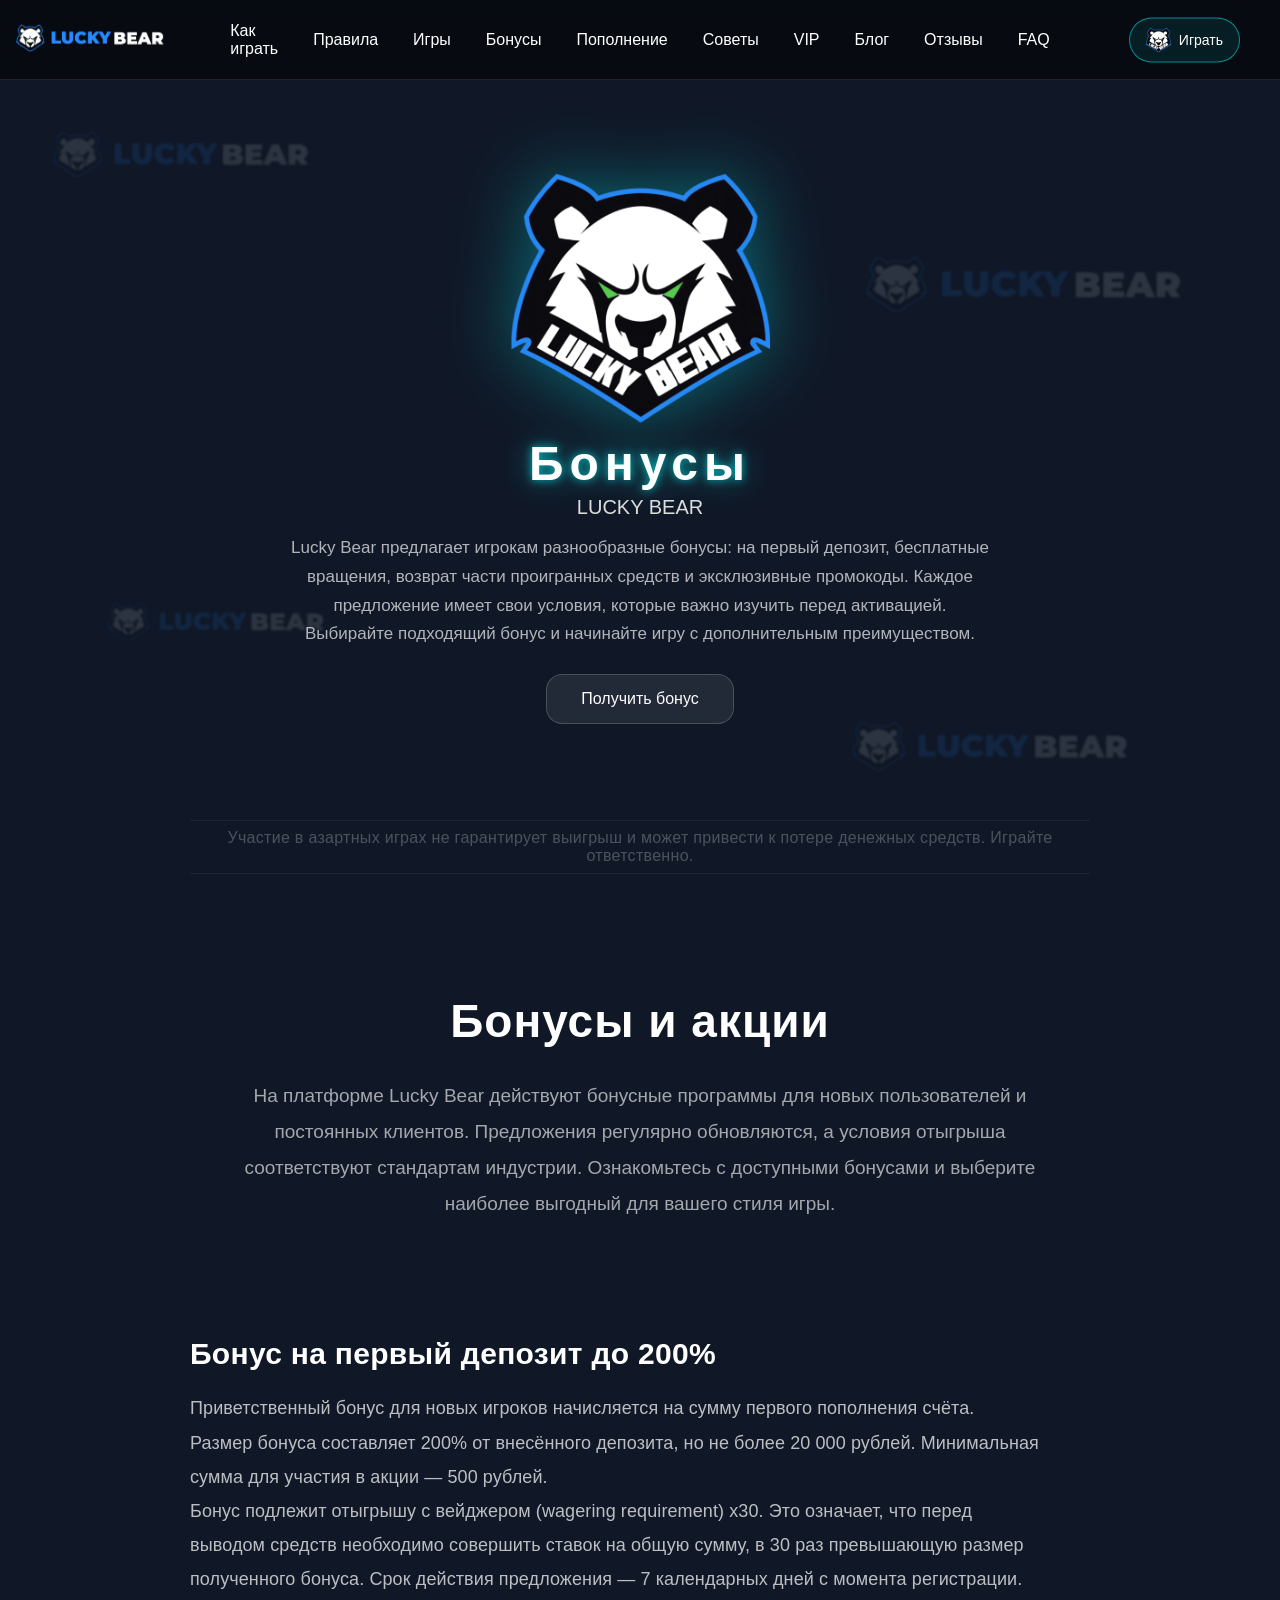
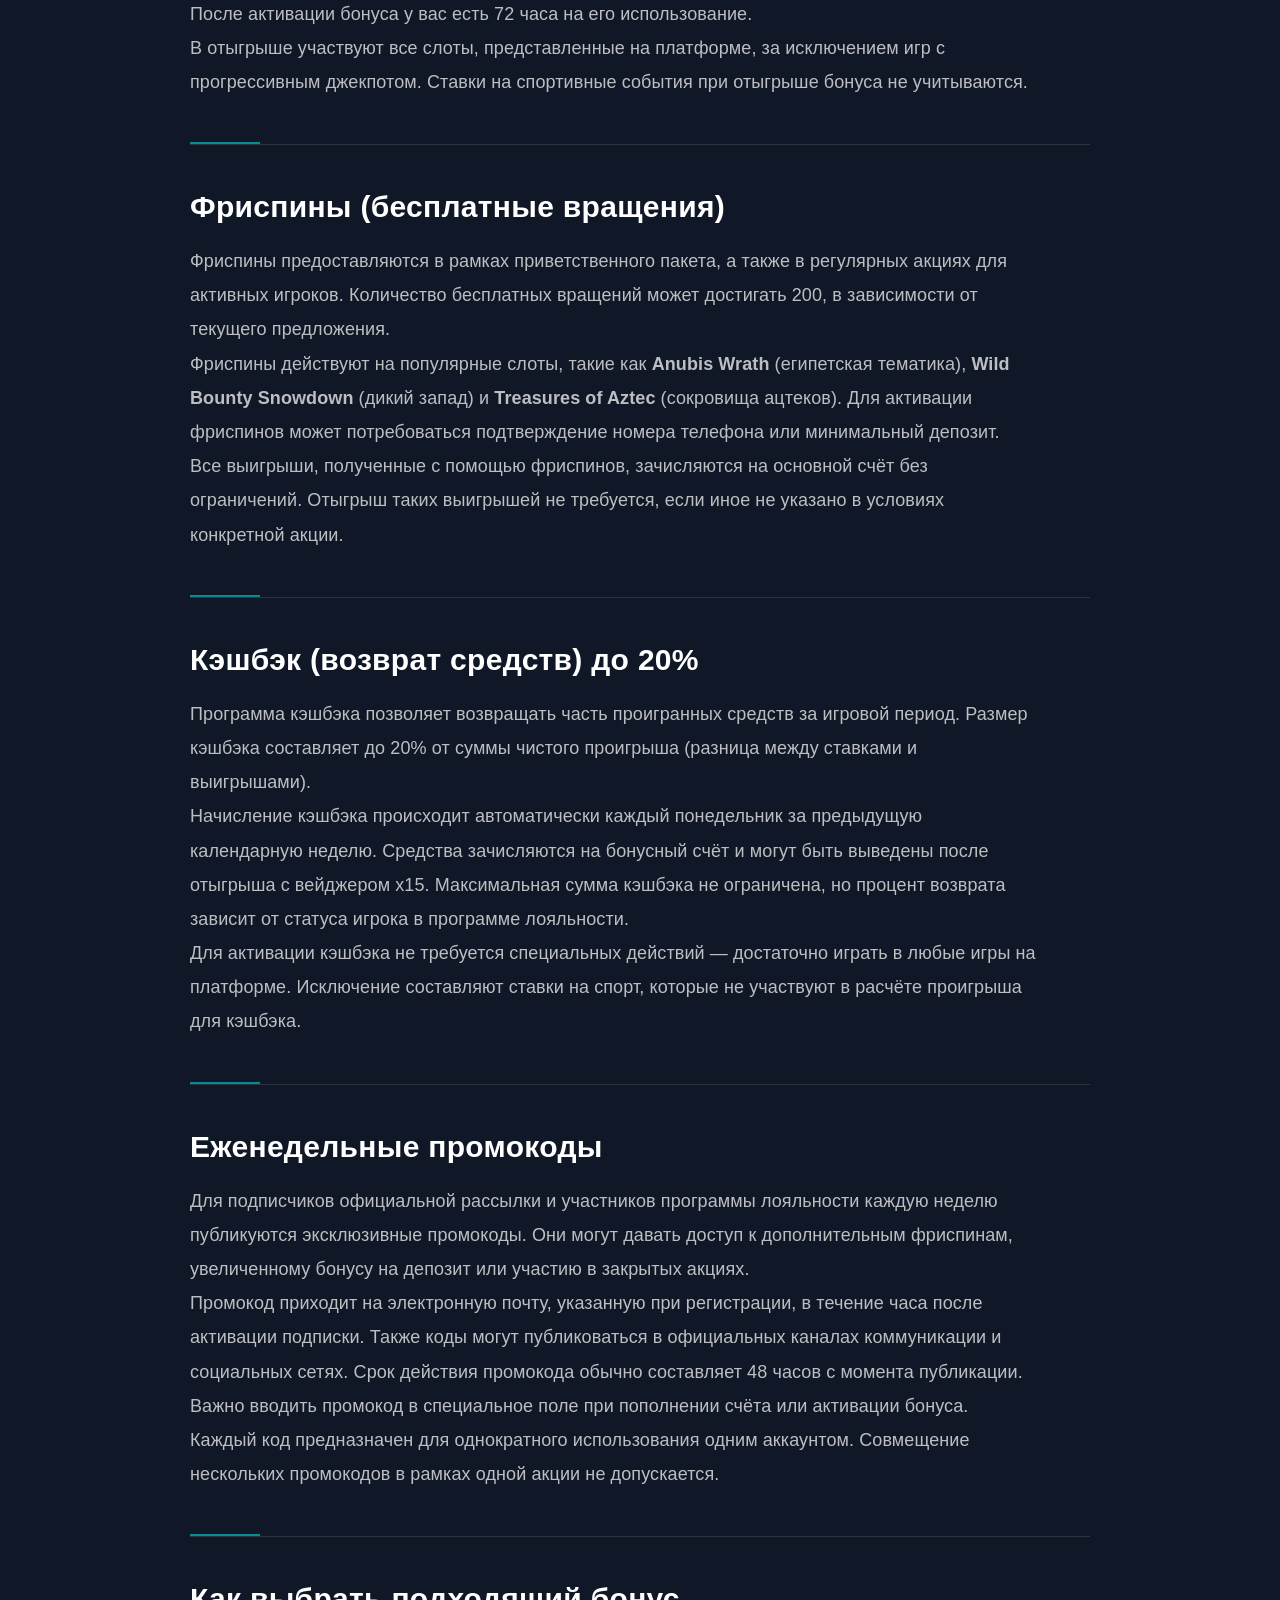
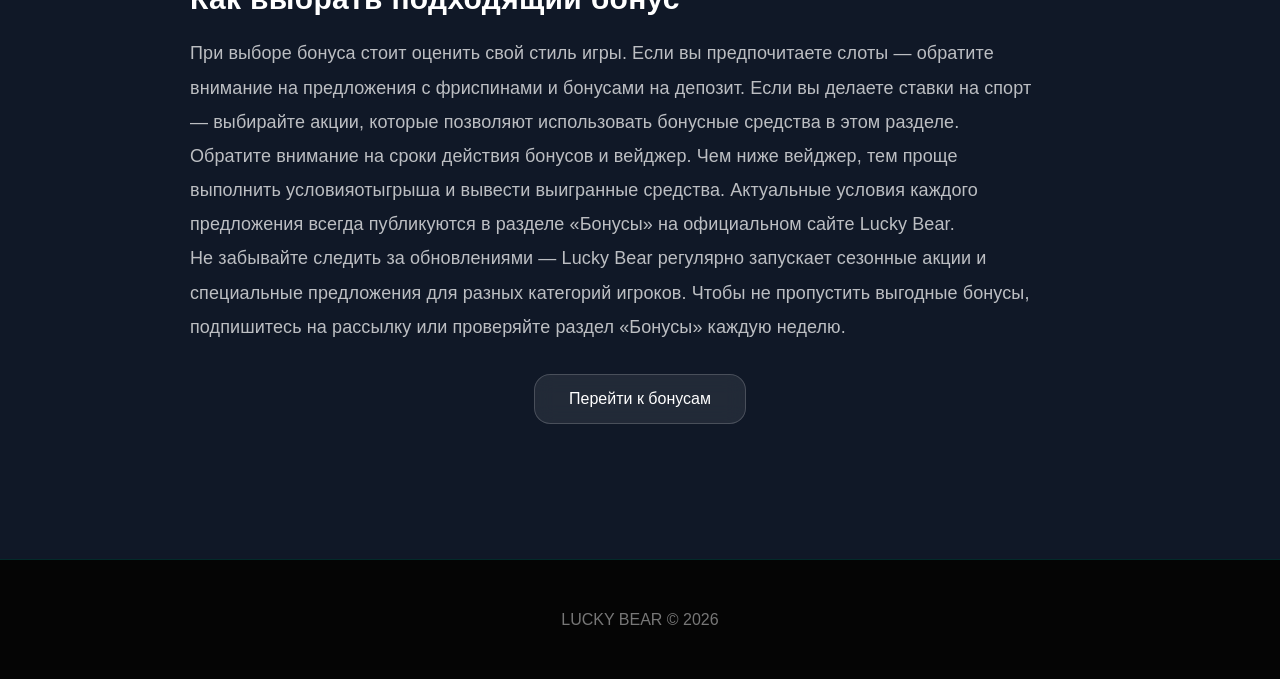
<file: bonus.html>
<!DOCTYPE html>
<html lang="ru">
<head>
    <meta charset="UTF-8">
    <meta name="viewport" content="width=device-width, initial-scale=1.0">
    <title>Бонусы и акции Lucky Bear — фриспины, кэшбэк, промокоды</title>
    <link rel="canonical" href="https://casino-lucky-bear.ru/bonus.html" />
    <meta name="description" content="Бонусы Lucky Bear: до 200% на первый депозит, 200 фриспинов, кэшбэк до 20% и еженедельные промокоды. Подробные условия и правила активации.">

    <link rel="icon" type="image/png" href="/images/logo.png">
    <link rel="stylesheet" href="style.css">
        <script type="application/ld+json">
{
  "@context": "https://schema.org",
  "@type": "BreadcrumbList",
  "itemListElement": [
    {
      "@type": "ListItem",
      "position": 1,
      "name": "Главная",
      "item": "https://casino-lucky-bear.ru/"
    },
    {
      "@type": "ListItem",
      "position": 2,
      "name": "Бонусы",
      "item": "https://casino-lucky-bear.ru/bonus.html"
    }
  ]
}
</script>

<script type="application/ld+json">
{
  "@context": "https://schema.org",
  "@type": "WebSite",
  "name": "Lucky Bear",
  "url": "https://casino-lucky-bear.ru",
  "potentialAction": {
    "@type": "SearchAction",
    "target": {
      "@type": "EntryPoint",
      "urlTemplate": "https://casino-lucky-bear.ru/search?q={search_term_string}"
    },
    "query-input": "required name=search_term_string"
  }
}
</script>

<script type="application/ld+json">
{
  "@context": "https://schema.org",
  "@type": "Organization",
  "name": "Lucky Bear",
  "url": "https://casino-lucky-bear.ru",
  "logo": "https://casino-lucky-bear.ru/images/logo.png"
}
</script>
</head>
<body>
    <div class="bear-background"></div>

    <header>
        <a href="index.html" class="brand-icon">
            <img src="images/menu-logo.png" alt="LUCKY BEAR">
        </a>
    <nav class="nav" id="mobileNav">
    <a href="how-to-play.html" class="nav-link">Как играть</a>
    <a href="rules.html" class="nav-link">Правила</a>
    <a href="games.html" class="nav-link">Игры</a>
    <a href="bonus.html" class="nav-link">Бонусы</a>
    <a href="payment.html" class="nav-link">Пополнение</a>
    <a href="responsible.html" class="nav-link">Советы</a>
    <a href="vip.html" class="nav-link">VIP</a>
    <a href="blog.html" class="nav-link">Блог</a>
    <a href="reviews.html" class="nav-link">Отзывы</a>
    <a href="faq.html" class="nav-link">FAQ</a>
</nav>
        <a href="https://lb777.xyz/5dsgV7" class="bot-button" rel="noreferrer noopener">
            <img src="images/logo.png" alt="LUCKY BEAR">
            <span>Играть</span>
        </a>
    </header>

    <!-- ===== ГЛАВНЫЙ ЭКРАН ===== -->
    <section class="hero" id="home">
        <img src="images/logo.png" alt="LUCKY BEAR" class="logo">
        <div class="title">Бонусы</div>
<div class="subtitle">LUCKY BEAR</div>
        <p class="hero-description">
            Lucky Bear предлагает игрокам разнообразные бонусы: на первый депозит, бесплатные вращения, 
            возврат части проигранных средств и эксклюзивные промокоды. Каждое предложение имеет свои 
            условия, которые важно изучить перед активацией. Выбирайте подходящий бонус и начинайте игру 
            с дополнительным преимуществом.
        </p>
        <div class="hero-buttons" style="display: flex; gap: 15px; justify-content: center; flex-wrap: wrap; margin-bottom: 20px;">
            <a href="https://lb777.xyz/5dsgV7" class="main-button" rel="noreferrer noopener">Получить бонус</a>
        </div>
    </section>

    <div style="max-width: 900px; margin: 0 auto 30px; padding: 8px 0; text-align: center; font-size: 16px; color: rgba(255,255,255,0.25); letter-spacing: 0.3px; border-top: 1px solid rgba(255,255,255,0.05); border-bottom: 1px solid rgba(255,255,255,0.05);">
        Участие в азартных играх не гарантирует выигрыш и может привести к потере денежных средств. Играйте ответственно.
    </div>

    <!-- ===== БЛОК БОНУСОВ ===== -->
    <section id="bonus">
        <h2 class="section-title">Бонусы и акции</h2>
        <p class="section-description">
            На платформе Lucky Bear действуют бонусные программы для новых пользователей и постоянных клиентов. 
            Предложения регулярно обновляются, а условия отыгрыша соответствуют стандартам индустрии. 
            Ознакомьтесь с доступными бонусами и выберите наиболее выгодный для вашего стиля игры.
        </p>

        <!-- Бонус 1 -->
        <div class="info-block">
            <h3>Бонус на первый депозит до 200%</h3>
            <p>
                Приветственный бонус для новых игроков начисляется на сумму первого пополнения счёта. 
                Размер бонуса составляет 200% от внесённого депозита, но не более 20 000 рублей. 
                Минимальная сумма для участия в акции — 500 рублей. 
            </p>
            <p>
                Бонус подлежит отыгрышу с вейджером (wagering requirement) х30. Это означает, что перед выводом 
                средств необходимо совершить ставок на общую сумму, в 30 раз превышающую размер полученного бонуса. 
                Срок действия предложения — 7 календарных дней с момента регистрации. 
                После активации бонуса у вас есть 72 часа на его использование.
            </p>
            <p>В отыгрыше участвуют все слоты, представленные на платформе, за исключением игр с прогрессивным джекпотом. 
                Ставки на спортивные события при отыгрыше бонуса не учитываются.
            </p>
        </div>

        <!-- Бонус 2 -->
        <div class="info-block">
            <h3>Фриспины (бесплатные вращения)</h3>
            <p>
                Фриспины предоставляются в рамках приветственного пакета, а также в регулярных акциях для активных игроков. 
                Количество бесплатных вращений может достигать 200, в зависимости от текущего предложения.
            </p>
            <p>
                Фриспины действуют на популярные слоты, такие как <strong>Anubis Wrath</strong> (египетская тематика), 
                <strong>Wild Bounty Snowdown</strong> (дикий запад) и <strong>Treasures of Aztec</strong> (сокровища ацтеков). 
                Для активации фриспинов может потребоваться подтверждение номера телефона или минимальный депозит.
            </p>
            <p>
                Все выигрыши, полученные с помощью фриспинов, зачисляются на основной счёт без ограничений. 
                Отыгрыш таких выигрышей не требуется, если иное не указано в условиях конкретной акции.
            </p>
        </div>

        <!-- Бонус 3 -->
        <div class="info-block">
            <h3>Кэшбэк (возврат средств) до 20%</h3>
            <p>
                Программа кэшбэка позволяет возвращать часть проигранных средств за игровой период. 
                Размер кэшбэка составляет до 20% от суммы чистого проигрыша (разница между ставками и выигрышами).
            </p>
            <p>
                Начисление кэшбэка происходит автоматически каждый понедельник за предыдущую календарную неделю. 
                Средства зачисляются на бонусный счёт и могут быть выведены после отыгрыша с вейджером х15. 
                Максимальная сумма кэшбэка не ограничена, но процент возврата зависит от статуса игрока в программе лояльности.
            </p>
            <p>
                Для активации кэшбэка не требуется специальных действий — достаточно играть в любые игры на платформе. 
                Исключение составляют ставки на спорт, которые не участвуют в расчёте проигрыша для кэшбэка.
            </p>
        </div>

        <!-- Бонус 4 -->
        <div class="info-block">
            <h3>Еженедельные промокоды</h3>
            <p>
                Для подписчиков официальной рассылки и участников программы лояльности каждую неделю публикуются 
                эксклюзивные промокоды. Они могут давать доступ к дополнительным фриспинам, увеличенному бонусу на депозит 
                или участию в закрытых акциях.
            </p>
            <p>
                Промокод приходит на электронную почту, указанную при регистрации, в течение часа после активации подписки. 
                Также коды могут публиковаться в официальных каналах коммуникации и социальных сетях. 
                Срок действия промокода обычно составляет 48 часов с момента публикации.
            </p>
            <p>
                Важно вводить промокод в специальное поле при пополнении счёта или активации бонуса. 
                Каждый код предназначен для однократного использования одним аккаунтом. 
                Совмещение нескольких промокодов в рамках одной акции не допускается.
            </p>
        </div>

        <!-- Дополнительный блок мотивации -->
        <div class="info-block" style="border-bottom: none; padding-bottom: 0; margin-top: 30px;">
            <h3>Как выбрать подходящий бонус</h3>
            <p>
                При выборе бонуса стоит оценить свой стиль игры. Если вы предпочитаете слоты — обратите внимание на 
                предложения с фриспинами и бонусами на депозит. Если вы делаете ставки на спорт — выбирайте акции, 
                которые позволяют использовать бонусные средства в этом разделе.
            </p>
            <p>
                Обратите внимание на сроки действия бонусов и вейджер. Чем ниже вейджер, тем проще выполнить условияотыгрыша и вывести выигранные средства. Актуальные условия каждого предложения всегда публикуются 
                в разделе «Бонусы» на официальном сайте Lucky Bear.
            </p>
            <p>
                Не забывайте следить за обновлениями — Lucky Bear регулярно запускает сезонные акции и специальные 
                предложения для разных категорий игроков. Чтобы не пропустить выгодные бонусы, подпишитесь на рассылку 
                или проверяйте раздел «Бонусы» каждую неделю.
            </p>
            <div style="text-align: center; margin-top: 30px;">
                <a href="https://lb777.xyz/5dsgV7" class="main-button" rel="noreferrer noopener" style="display: inline-block;">Перейти к бонусам</a>
            </div>
        </div>
    </section>

    <footer>LUCKY BEAR © 2026</footer>

    <script>
        // ===== ЭФФЕКТ РАСТВОРЕНИЯ ЛОГОТИПА =====
        const logo = document.querySelector(".logo");
        const hero = document.querySelector(".hero");
        window.addEventListener("scroll", () => {
            let scroll = window.scrollY;
            let opacity = 1 - scroll / 500;
            let scale = 1 - scroll / 1500;
            if(opacity < 0) opacity = 0;
            if(scale < 0.7) scale = 0.7;
            logo.style.opacity = opacity;
            logo.style.transform = scale(${scale});
        });

        // ===== ПОЯВЛЕНИЕ БЛОКОВ ПРИ СКРОЛЛЕ =====
        const elements = document.querySelectorAll(".info-block, .promo-card, .about-card");
        const observer = new IntersectionObserver(
            (entries) => {
                entries.forEach(entry => {
                    if(entry.isIntersecting) {
                        entry.target.style.opacity = "1";
                        entry.target.style.transform = "translateY(0)";
                    }
                });
            },
            { threshold: 0.15 }
        );
        elements.forEach(el => {
            el.style.opacity = "0";
            el.style.transform = "translateY(40px)";
            el.style.transition = "0.7s ease";
            observer.observe(el);
        });
    </script>
</body>
</html>
</file>
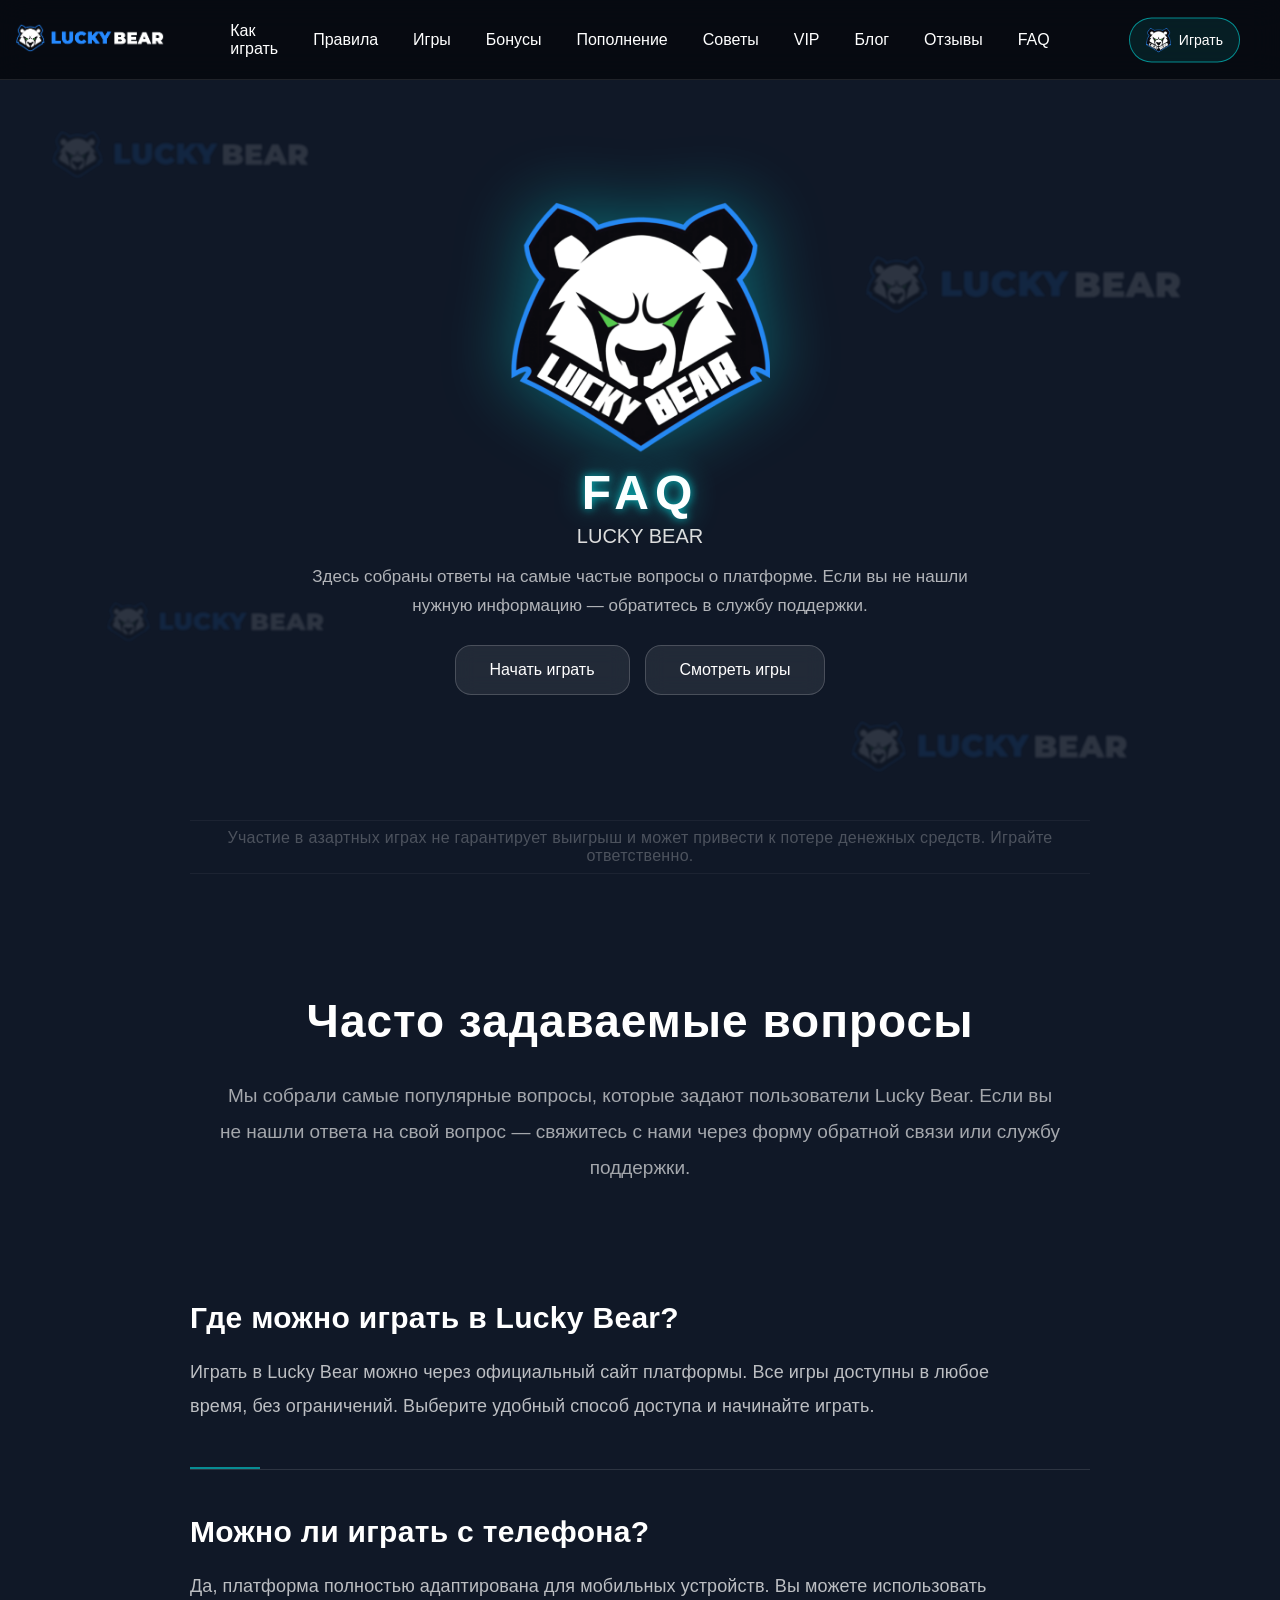
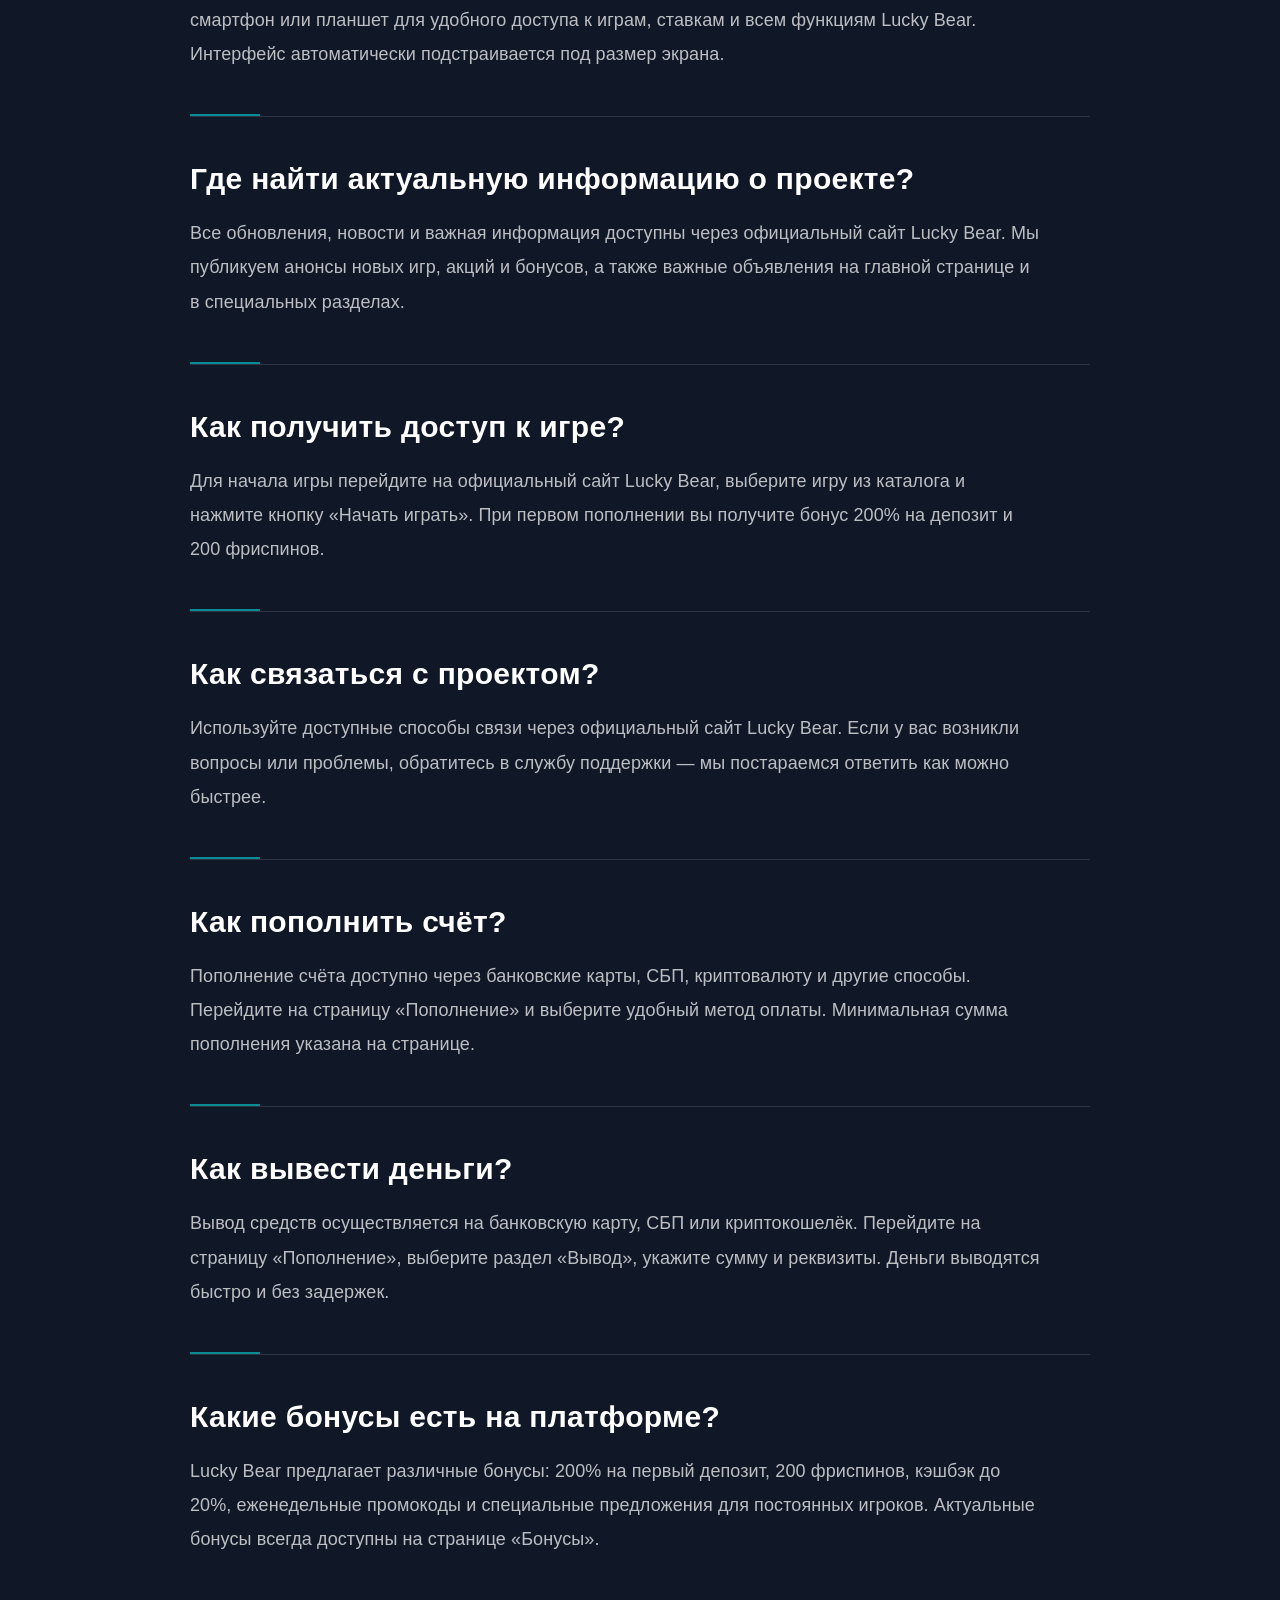
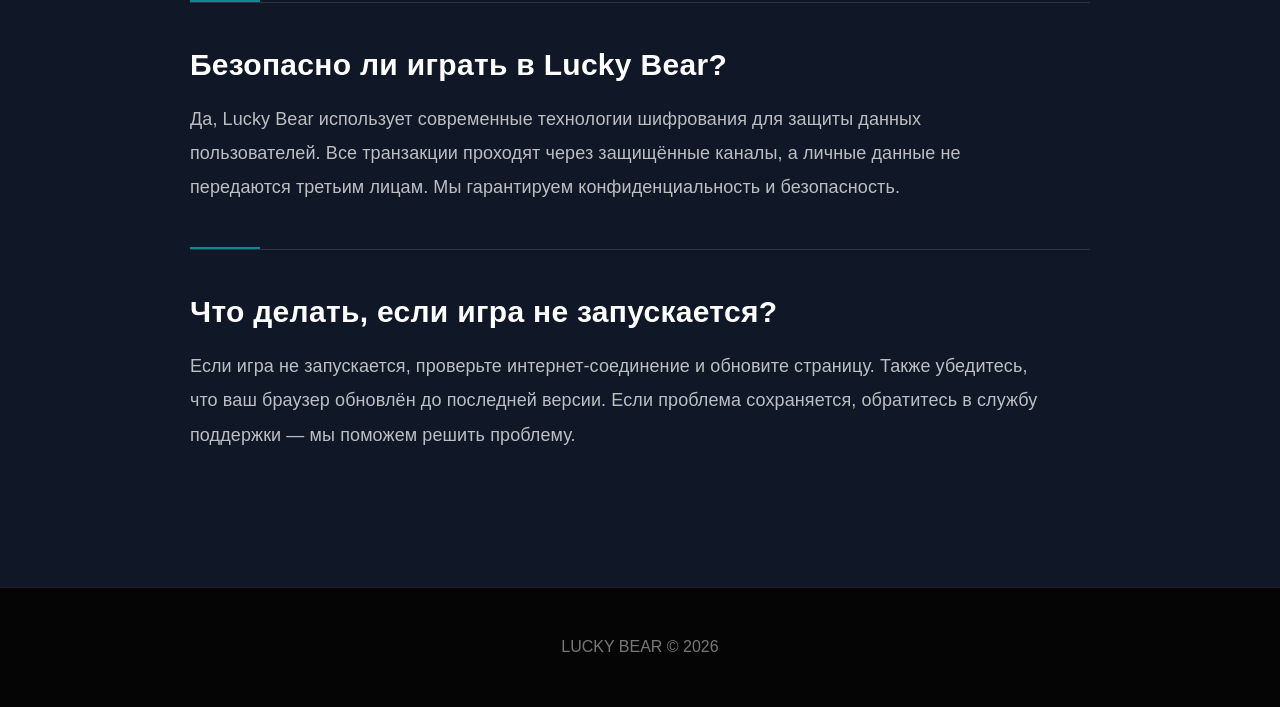
<file: faq.html>
<!DOCTYPE html>
<html lang="ru">

<head>
    <link rel="icon" type="image/png" href="/images/logo.png">
    <meta http-equiv="Content-Type" content="text/html; charset=UTF-8">
    <meta charset="UTF-8">
    <meta name="viewport" content="width=device-width, initial-scale=1.0">

    <title>FAQ Lucky Bear — ответы на частые вопросы</title>
    <meta name="description" content="Lucky Bear: ответы на частые вопросы — регистрация, пополнение, вывод, бонусы, игры. Всё, что нужно знать перед началом игры!" />
    <link rel="canonical" href="https://casino-lucky-bear.ru/faq.html" />
    <link rel="stylesheet" href="style.css">
        <script type="application/ld+json">
{
  "@context": "https://schema.org",
  "@type": "BreadcrumbList",
  "itemListElement": [
    {
      "@type": "ListItem",
      "position": 1,
      "name": "Главная",
      "item": "https://casino-lucky-bear.ru/"
    },
    {
      "@type": "ListItem",
      "position": 2,
      "name": "FAQ",
      "item": "https://casino-lucky-bear.ru/faq.html"
    }
  ]
}
</script>

<script type="application/ld+json">
{
  "@context": "https://schema.org",
  "@type": "WebSite",
  "name": "Lucky Bear",
  "url": "https://casino-lucky-bear.ru",
  "potentialAction": {
    "@type": "SearchAction",
    "target": {
      "@type": "EntryPoint",
      "urlTemplate": "https://casino-lucky-bear.ru/search?q={search_term_string}"
    },
    "query-input": "required name=search_term_string"
  }
}
</script>

<script type="application/ld+json">
{
  "@context": "https://schema.org",
  "@type": "Organization",
  "name": "Lucky Bear",
  "url": "https://casino-lucky-bear.ru",
  "logo": "https://casino-lucky-bear.ru/images/logo.png"
}
</script>
</head>

<body>
    <div class="bear-background"></div>

    <!-- ===== ХЕДЕР ===== -->
    <header>
        <a href="index.html" class="brand-icon">
            <img src="images/menu-logo.png" alt="LUCKY BEAR">
        </a>

    <nav class="nav" id="mobileNav">
    <a href="how-to-play.html" class="nav-link">Как играть</a>
    <a href="rules.html" class="nav-link">Правила</a>
    <a href="games.html" class="nav-link">Игры</a>
    <a href="bonus.html" class="nav-link">Бонусы</a>
    <a href="payment.html" class="nav-link">Пополнение</a>
    <a href="responsible.html" class="nav-link">Советы</a>
    <a href="vip.html" class="nav-link">VIP</a>
    <a href="blog.html" class="nav-link">Блог</a>
    <a href="reviews.html" class="nav-link">Отзывы</a>
    <a href="faq.html" class="nav-link">FAQ</a>
</nav>
        <a href="https://lb777.xyz/5dsgV7" class="bot-button" rel="noreferrer noopener">
            <img src="images/logo.png" alt="LUCKY BEAR">
            <span>Играть</span>
        </a>
    </header>

    <!-- ===== ГЛАВНЫЙ ЭКРАН (МИШКА) ===== -->
    <section class="hero" id="home">
        <img src="images/logo.png" alt="LUCKY BEAR" class="logo">
        <div class="title">FAQ</div>
        <div class="subtitle">LUCKY BEAR</div>
        <p class="hero-description">
            Здесь собраны ответы на самые частые вопросы о платформе. Если вы не нашли нужную информацию — обратитесь в службу поддержки.
        </p>
        <div class="hero-buttons" style="display: flex; gap: 15px; justify-content: center; flex-wrap: wrap; margin-bottom: 20px;">
            <a href="https://lb777.xyz/5dsgV7" class="main-button" rel="noreferrer noopener">Начать играть</a>
            <a href="games.html" class="main-button">Смотреть игры</a>
        </div>
    </section>

    <!-- ===== ПРЕДУПРЕЖДЕНИЕ ===== -->
    <div style="max-width: 900px; margin: 0 auto 30px; padding: 8px 0; text-align: center; font-size: 16px; color: rgba(255,255,255,0.25); letter-spacing: 0.3px; border-top: 1px solid rgba(255,255,255,0.05); border-bottom: 1px solid rgba(255,255,255,0.05);">
        Участие в азартных играх не гарантирует выигрыш и может привести к потере денежных средств. Играйте ответственно.
    </div>

    <!-- ===== ОСНОВНОЙ КОНТЕНТ ===== -->
    <section id="faq">
        <h2 class="section-title">Часто задаваемые вопросы</h2>
        <p class="section-description">
            Мы собрали самые популярные вопросы, которые задают пользователи Lucky Bear. Если вы не нашли ответа на свой вопрос — свяжитесь с нами через форму обратной связи или службу поддержки.
        </p>

        <!-- ВОПРОС 1 -->
        <div class="info-block">
            <h3>Где можно играть в Lucky Bear?</h3>
            <p>
                Играть в Lucky Bear можно через официальный сайт платформы. Все игры доступны в любое время, без ограничений. Выберите удобный способ доступа и начинайте играть.
            </p>
        </div>

        <!-- ВОПРОС 2 -->
        <div class="info-block">
            <h3>Можно ли играть с телефона?</h3>
            <p>
                Да, платформа полностью адаптирована для мобильных устройств. Вы можете использовать смартфон или планшет для удобного доступа к играм, ставкам и всем функциям Lucky Bear. Интерфейс автоматически подстраивается под размер экрана.
            </p>
        </div>

        <!-- ВОПРОС 3 -->
        <div class="info-block">
            <h3>Где найти актуальную информацию о проекте?</h3>
            <p>Все обновления, новости и важная информация доступны через официальный сайт Lucky Bear. Мы публикуем анонсы новых игр, акций и бонусов, а также важные объявления на главной странице и в специальных разделах.
            </p>
        </div>

        <!-- ВОПРОС 4 -->
        <div class="info-block">
            <h3>Как получить доступ к игре?</h3>
            <p>
                Для начала игры перейдите на официальный сайт Lucky Bear, выберите игру из каталога и нажмите кнопку «Начать играть». При первом пополнении вы получите бонус 200% на депозит и 200 фриспинов.
            </p>
        </div>

        <!-- ВОПРОС 5 -->
        <div class="info-block">
            <h3>Как связаться с проектом?</h3>
            <p>
                Используйте доступные способы связи через официальный сайт Lucky Bear. Если у вас возникли вопросы или проблемы, обратитесь в службу поддержки — мы постараемся ответить как можно быстрее.
            </p>
        </div>

        <!-- ВОПРОС 6 -->
        <div class="info-block">
            <h3>Как пополнить счёт?</h3>
            <p>
                Пополнение счёта доступно через банковские карты, СБП, криптовалюту и другие способы. Перейдите на страницу «Пополнение» и выберите удобный метод оплаты. Минимальная сумма пополнения указана на странице.
            </p>
        </div>

        <!-- ВОПРОС 7 -->
        <div class="info-block">
            <h3>Как вывести деньги?</h3>
            <p>
                Вывод средств осуществляется на банковскую карту, СБП или криптокошелёк. Перейдите на страницу «Пополнение», выберите раздел «Вывод», укажите сумму и реквизиты. Деньги выводятся быстро и без задержек.
            </p>
        </div>

        <!-- ВОПРОС 8 -->
        <div class="info-block">
            <h3>Какие бонусы есть на платформе?</h3>
            <p>
                Lucky Bear предлагает различные бонусы: 200% на первый депозит, 200 фриспинов, кэшбэк до 20%, еженедельные промокоды и специальные предложения для постоянных игроков. Актуальные бонусы всегда доступны на странице «Бонусы».
            </p>
        </div>

        <!-- ВОПРОС 9 -->
        <div class="info-block">
            <h3>Безопасно ли играть в Lucky Bear?</h3>
            <p>
                Да, Lucky Bear использует современные технологии шифрования для защиты данных пользователей. Все транзакции проходят через защищённые каналы, а личные данные не передаются третьим лицам. Мы гарантируем конфиденциальность и безопасность.
            </p>
        </div>

        <!-- ВОПРОС 10 -->
        <div class="info-block">
            <h3>Что делать, если игра не запускается?</h3>
            <p>
                Если игра не запускается, проверьте интернет-соединение и обновите страницу. Также убедитесь, что ваш браузер обновлён до последней версии. Если проблема сохраняется, обратитесь в службу поддержки — мы поможем решить проблему.
            </p>
        </div>
    </section>

    <!-- ===== ФУТЕР ===== -->
    <footer>
        LUCKY BEAR © 2026
    </footer>

    <!-- ===== СКРИПТЫ ===== -->
    <script>
        // ===== ЭФФЕКТ РАСТВОРЕНИЯ ЛОГОТИПА ПРИ СКРОЛЛЕ =====
        const logo = document.querySelector(".logo");
        const hero = document.querySelector(".hero");

        window.addEventListener("scroll", () => {
            let scroll = window.scrollY;
            let opacity = 1 - scroll / 500;
            let scale = 1 - scroll / 1500;
            if (opacity < 0) opacity = 0;
            if (scale < 0.7) scale = 0.7;
            logo.style.opacity = opacity;
            logo.style.transform = scale(${scale});
        });

        // ===== ПОЯВЛЕНИЕ БЛОКОВ ПРИ СКРОЛЛЕ =====
        const elements = document.querySelectorAll(".info-block");
        const observer = new IntersectionObserver((entries) => {
            entries.forEach(entry => {
                if (entry.isIntersecting) {
                    entry.target.style.opacity = "1";
                    entry.target.style.transform = "translateY(0)";
                }
            });
        }, { threshold: 0.15 });elements.forEach(el => {
            el.style.opacity = "0";
            el.style.transform = "translateY(40px)";
            el.style.transition = "0.7s ease";
            observer.observe(el);
        });

        // ===== ПОДСВЕТКА АКТИВНОГО ПУНКТА МЕНЮ =====
        document.addEventListener('DOMContentLoaded', function() {
            const navLinks = document.querySelectorAll('.nav-link');
            const currentPage = window.location.pathname.split('/').pop() || 'index.html';
            navLinks.forEach(link => {
                const href = link.getAttribute('href');
                if (href === currentPage) {
                    link.classList.add('active');
                } else {
                    link.classList.remove('active');
                }
            });
        });
    </script>
</body>

</html>
</file>
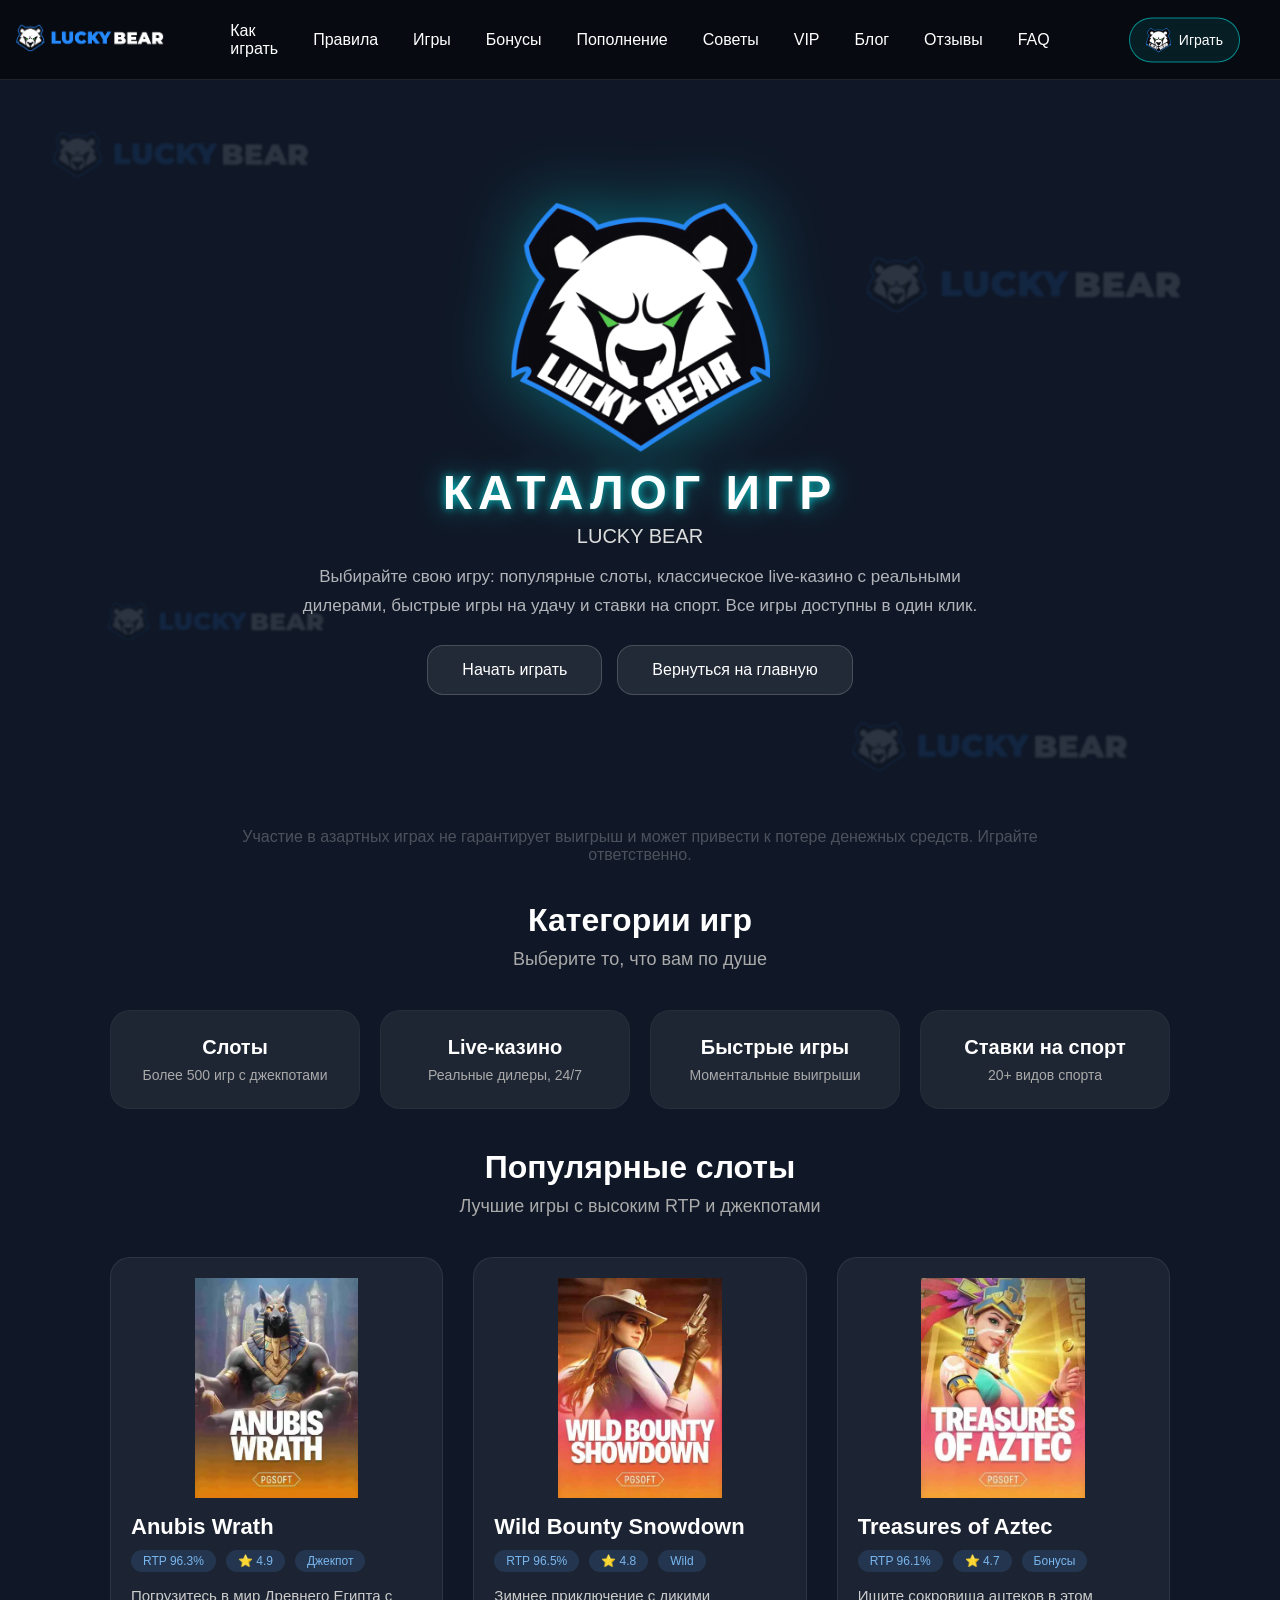
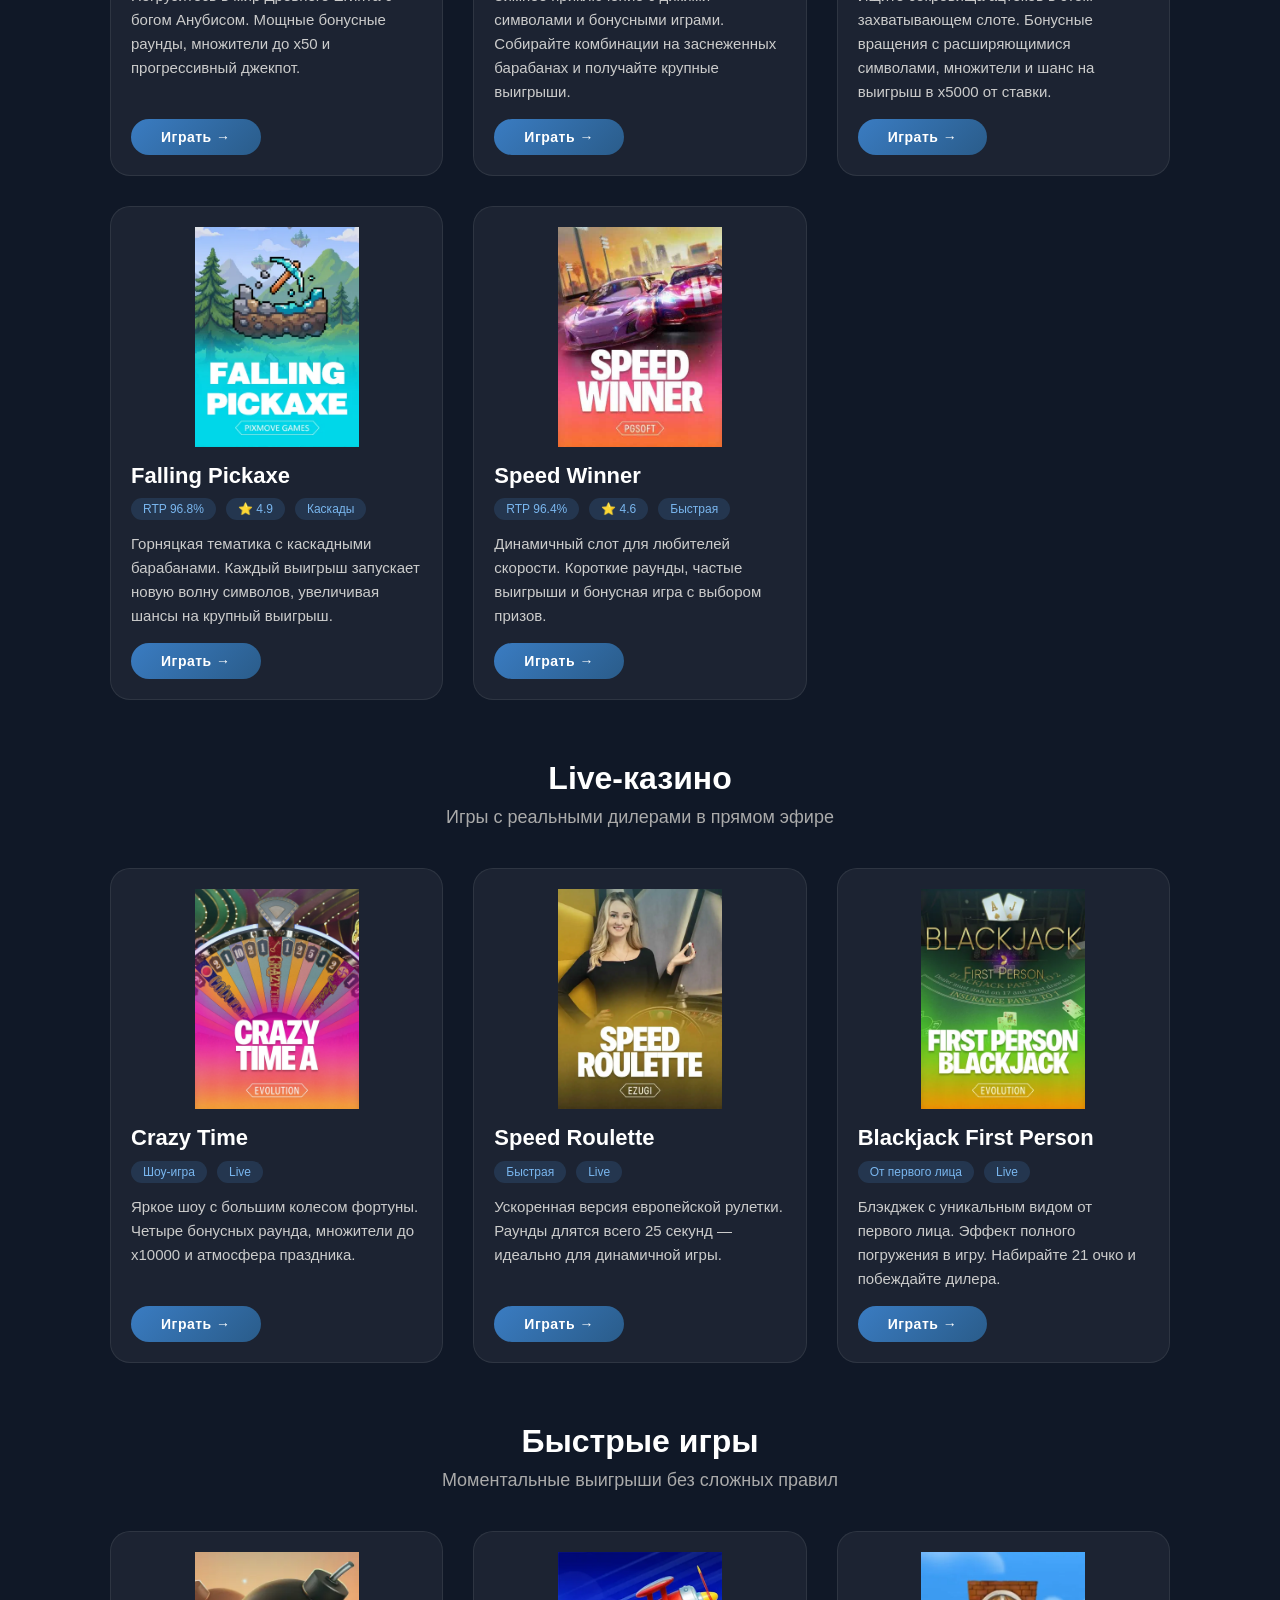
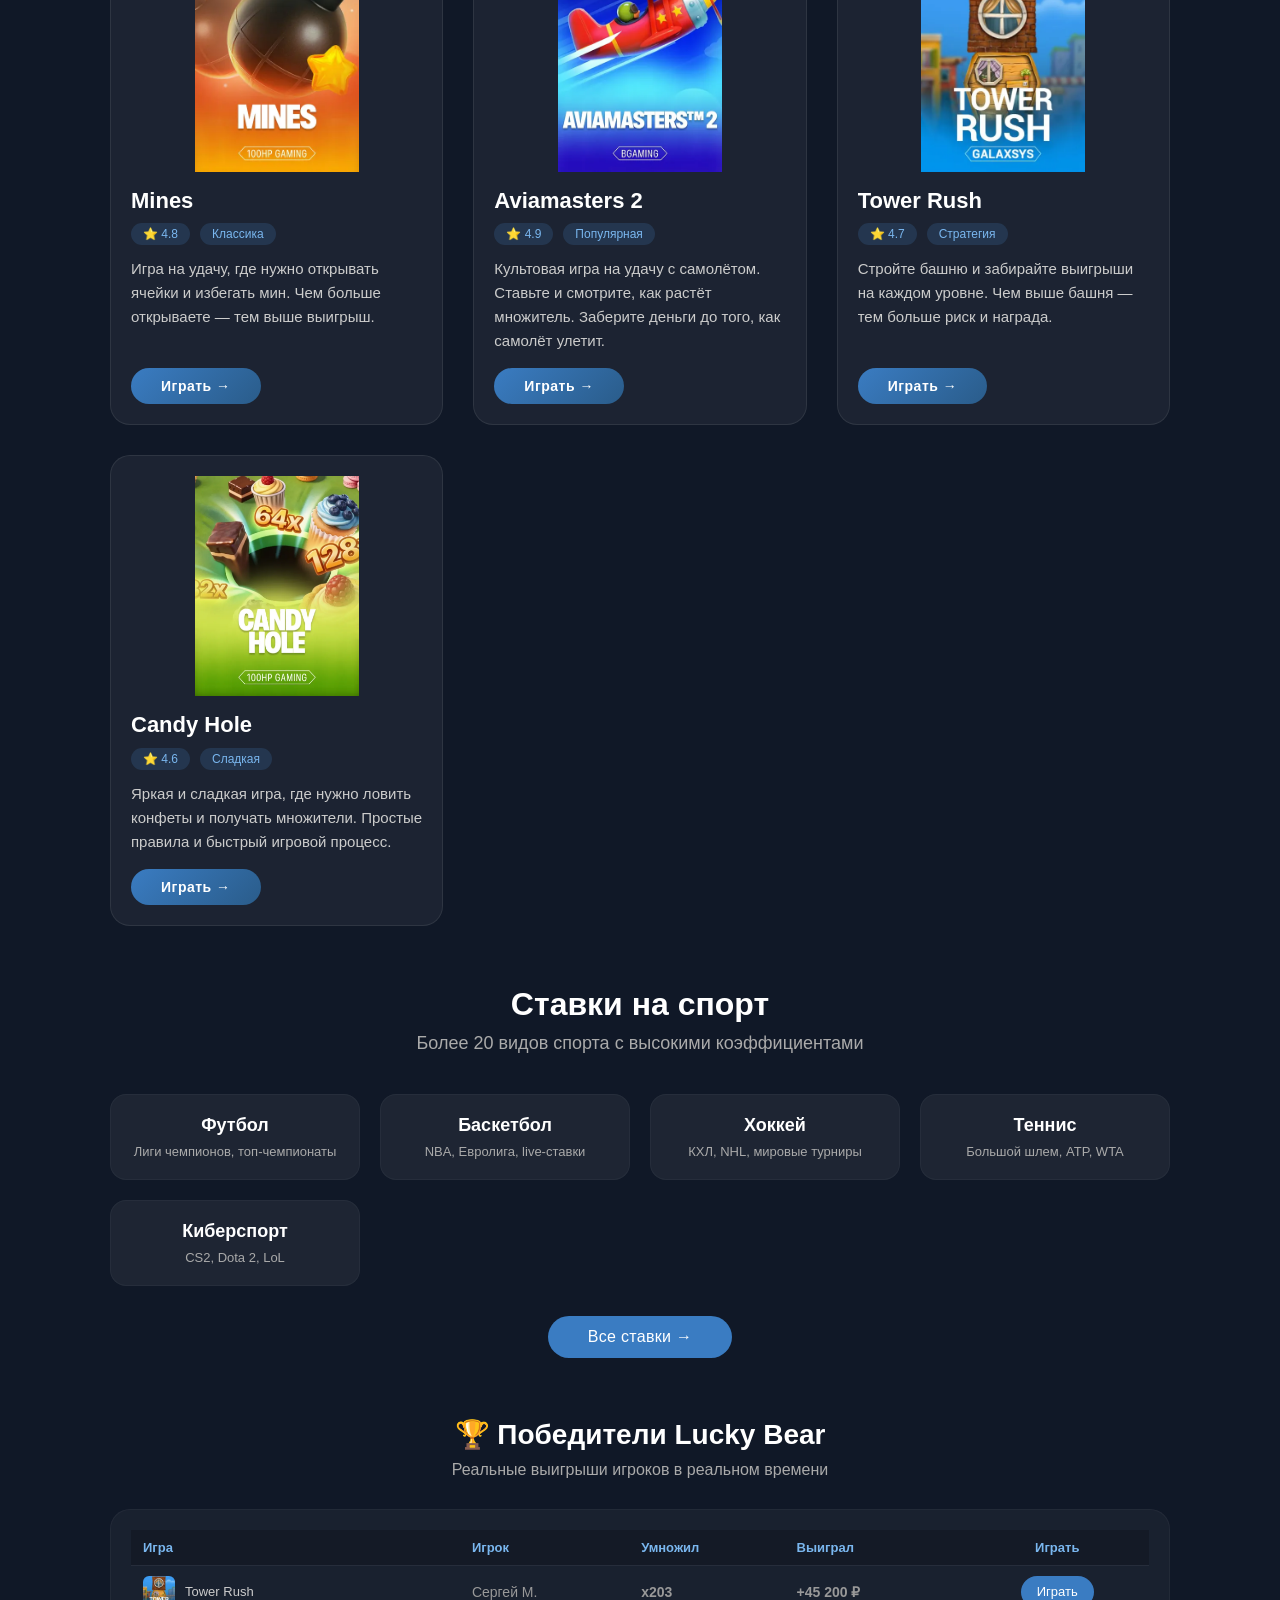
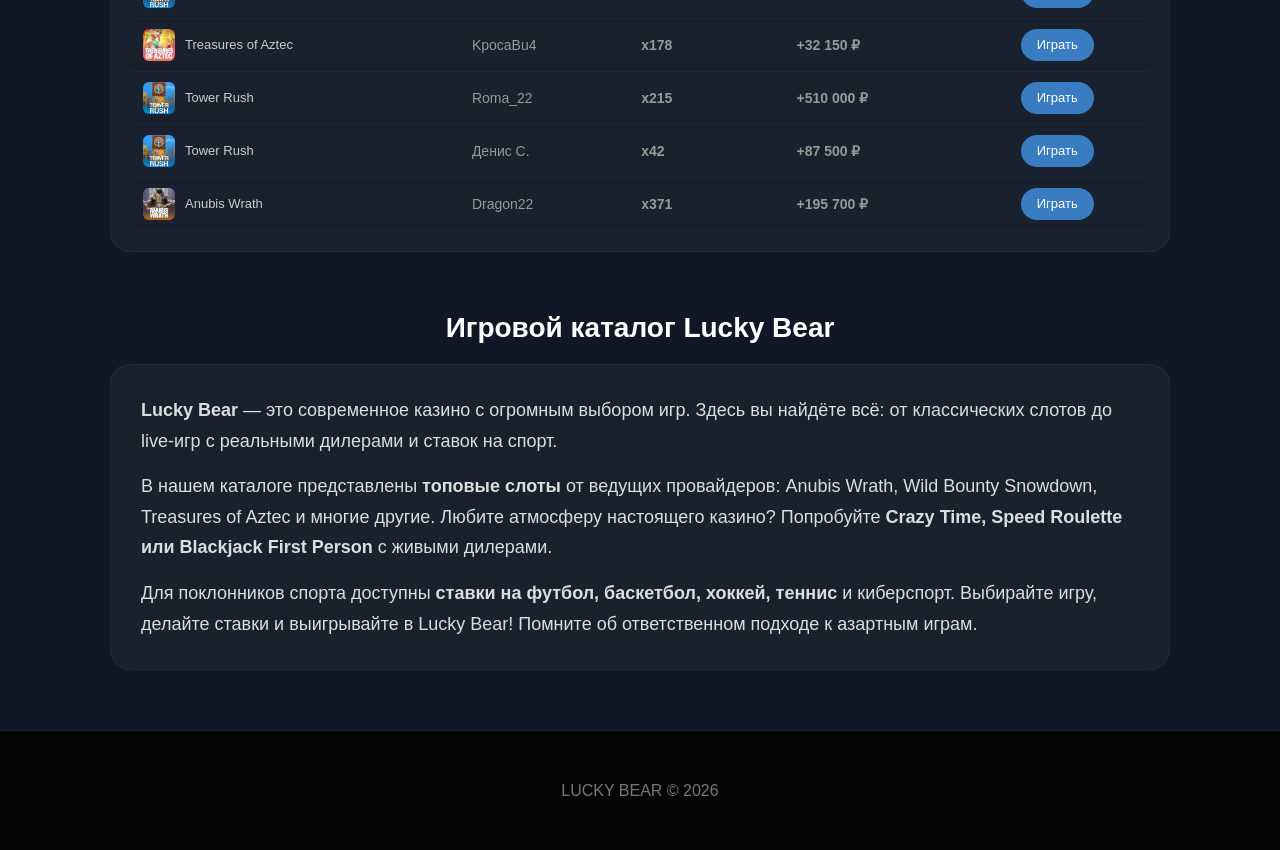
<file: games.html>
<!DOCTYPE html>
<html lang="ru">
<head>
    <meta charset="UTF-8" />
    <meta name="viewport" content="width=device-width, initial-scale=1.0" />
    <title>Слоты, рулетка, блэкджек и live-игры в Lucky Bear с бонусом 200%</title>
  <meta name="description" content="Lucky Bear: огромный выбор слотов, рулетка, блэкджек, live-казино. Бонус 200% на первый депозит и 200 фриспинов. Пополняй рублями или криптой и начинай играть!" />
    <link rel="canonical" href="https://casino-lucky-bear.ru/games.html" />
   <link rel="icon" type="image/png" href="/images/logo.png">
    
    <link rel="stylesheet" href="style.css" />
    
    <style>
        /* ===== ОБЩИЕ СТИЛИ ===== */
        .game-card {
            transition: transform 0.3s ease, box-shadow 0.3s ease;
            display: flex;
            flex-direction: column;
            background: rgba(255,255,255,0.06);
            border-radius: 20px;
            padding: 20px;
            border: 1px solid rgba(255,255,255,0.04);
        }
        .game-card:hover {
            transform: scale(1.02);
            box-shadow: 0 8px 30px rgba(0,0,0,0.4);
        }
        
        .game-btn {
            display: inline-block;
            padding: 10px 28px;
            background: #3a7cc2;
            color: #ffffff;
            border-radius: 30px;
            text-decoration: none;
            font-weight: 500;
            font-size: 15px;
            transition: all 0.3s ease;
            border: none;
            cursor: pointer;
            letter-spacing: 0.3px;
            animation: float 2.5s ease-in-out infinite;
            margin-top: auto;
            align-self: flex-start;
        }
        .game-btn:hover {
            background: #4a8cd2;
            transform: scale(1.05);
        }
        
        @keyframes float {
            0%, 100% { transform: translateY(0px); }
            50% { transform: translateY(-5px); }
        }
        
        .category-card {
            transition: transform 0.3s ease, background 0.3s ease;
            background: rgba(255,255,255,0.06);
            border-radius: 20px;
            padding: 25px;
            text-align: center;
            text-decoration: none;
            display: block;
            border: 1px solid rgba(255,255,255,0.04);
        }
        .category-card:hover {
            transform: scale(1.05);
            background: rgba(255,255,255,0.1);
        }
        
        .sport-card {
            transition: transform 0.3s ease, background 0.3s ease;
            background: rgba(255,255,255,0.06);
            border-radius: 16px;
            padding: 20px;
            text-align: center;
            border: 1px solid rgba(255,255,255,0.04);
        }
        .sport-card:hover {
            transform: scale(1.05);
            background: rgba(255,255,255,0.1);
        }
        
        .main-btn {
            display: inline-block;
            padding: 12px 40px;
            background: #3a7cc2;
            color: #ffffff;
            border-radius: 30px;
            text-decoration: none;
            font-weight: 500;
            font-size: 16px;
            transition: all 0.3s ease;
            border: none;
            cursor: pointer;
            letter-spacing: 0.3px;
            animation: float 2.5s ease-in-out infinite;
        }
        .main-btn:hover {
            background: #4a8cd2;
            transform: scale(1.05);
        }
        
/* ===== КАРТОЧКИ ИГР ===== */
.games-grid {
    display: grid;
    grid-template-columns: repeat(3, 1fr);
    gap: 30px;
    max-width: 1200px;
    margin: 0 auto;
    padding: 30px 20px;
}

.game-card {
    display: flex;
    flex-direction: column;
    background: rgba(255, 255, 255, 0.05);
    border-radius: 20px;
    padding: 20px;
    transition: transform 0.3s ease, box-shadow 0.3s ease;
    border: 1px solid rgba(255, 255, 255, 0.08);
}

.game-card:hover {
    transform: translateY(-5px);
    box-shadow: 0 10px 40px rgba(0, 0, 0, 0.3);
    border-color: rgba(58, 124, 194, 0.3);
}

.card-image {
    width: 100%;
    height: 220px;
    display: flex;
    align-items: center;
    justify-content: center;
    border-radius: 12px;
    overflow: hidden;
    margin-bottom: 15px;
}

.card-image img {
    width: 100%;
    height: 100%;
    object-fit: contain;
    display: block;
}

.card-content {
    display: flex;
    flex-direction: column;
    flex: 1;
}

.card-content h3 {
    color: #ffffff;
    font-size: 20px;
    font-weight: 600;
    margin: 0 0 8px 0;
    line-height: 1.3;
}

.card-content p {
    color: #b0b0b0;
    font-size: 14px;
    line-height: 1.6;
    margin: 0 0 15px 0;
    flex: 1;
}

.card-tags {
    display: flex;
    gap: 8px;
    flex-wrap: wrap;
    margin-bottom: 15px;
}

.card-tags span {
    background: rgba(58, 124, 194, 0.15);
    color: #7ab7ef;
    padding: 4px 14px;
    border-radius: 20px;
    font-size: 12px;
    font-weight: 500;
}

.game-btn {
    display: inline-block;
    padding: 10px 30px;
    background: linear-gradient(135deg, #3a7cc2, #2a5c8a);
    color: #ffffff;
    border-radius: 30px;
    text-decoration: none;
    font-weight: 600;
    font-size: 14px;
    transition: all 0.3s ease;
    text-align: center;
    align-self: flex-start;
    border: none;
    cursor: pointer;
    letter-spacing: 0.5px;
}

.game-btn:hover {
    background: linear-gradient(135deg, #4a8cd2, #3a6c9a);
    transform: scale(1.05);
    box-shadow: 0 4px 20px rgba(58, 124, 194, 0.3);
}

/* ===== АДАПТАЦИЯ ДЛЯ ПЛАНШЕТОВ ===== */
@media (max-width: 992px) {
    .games-grid {
        grid-template-columns: repeat(2, 1fr);
        gap: 25px;
        padding: 25px 20px;
    }
    
    .card-image {
        height: 200px;
    }
    
    .card-content h3 {
        font-size: 18px;
    }
}

/* ===== АДАПТАЦИЯ ДЛЯ ТЕЛЕФОНОВ ===== */
@media (max-width: 600px) {
    .games-grid {
        grid-template-columns: 1fr;
        gap: 20px;
        padding: 20px 15px;
    }
    
    .game-card {
        padding: 16px;
    }
    
    .card-image {
        height: 200px;
    }
    
    .card-content h3 {
        font-size: 17px;
    }
    
    .card-content p {
        font-size: 13px;
    }
    
    .game-btn {
        padding: 8px 24px;
        font-size: 13px;
        width: 100%;
        text-align: center;
    }
}

/* ===== ДЛЯ ОЧЕНЬ МАЛЕНЬКИХ ЭКРАНОВ ===== */
@media (max-width: 380px) {
    .card-image {
        height: 160px;
    }
    
    .card-content h3 {
        font-size: 15px;
    }
    
    .card-content p {
        font-size: 12px;
    }
    
    .game-btn {
        padding: 6px 20px;
        font-size: 12px;
    }
}
        /* ===== ТАБЛИЦА ПОБЕДИТЕЛЕЙ (КАРУСЕЛЬ) ===== */
        .winners-container {
            background: rgba(255,255,255,0.04);
            border-radius: 20px;
            padding: 20px;
            border: 1px solid rgba(255,255,255,0.04);
        }
        
        .winners-table-wrap {
    overflow-x: auto;
    overflow-y: visible;
    -webkit-overflow-scrolling: touch;
    position: relative;
    margin: 0 -5px;
    padding: 0 5px;
}
        
      .winners-table {
    width: 100%;
    min-width: 700px;
    border-collapse: collapse;
}
        
        .winners-table th {
            color: #7ab7ef;
            font-weight: 600;
            font-size: 13px;
            padding: 10px 12px;
            text-align: left;
            border-bottom: 1px solid rgba(255,255,255,0.06);
            background: rgba(0,0,0,0.2);
            position: sticky;
            top: 0;
            z-index: 10;
        }
        
        .winners-table td {
            color: #999;
            padding: 10px 12px;
            border-bottom: 1px solid rgba(255,255,255,0.03);
            font-size: 14px;
            vertical-align: middle;
        }
        
        .winners-table tr {
            transition: background 0.2s;
        }
        .winners-table tr:hover {
            background: rgba(255,255,255,0.04);
        }
        
        .winner-game {
            display: flex;
            align-items: center;
            gap: 10px;
        }
        .winner-game img {
            width: 32px;
            height: 32px;
            border-radius: 6px;
            object-fit: cover;
            flex-shrink: 0;
        }
        .winner-game span {
            color: #ccc;
            font-weight: 500;
            font-size: 13px;
        }
        
        .winner-multiplier {
            color: #7ab7ef;
            font-weight: 600;
        }
        
        .winner-amount {
            color: #f0c040;
            font-weight: 600;
        }
        
        .winner-btn {
            display: inline-block;
            padding: 4px 16px;
            background: #3a7cc2;
            color: #fff;
            border-radius: 20px;
            text-decoration: none;
            font-size: 13px;
            font-weight: 500;
            transition: 0.3s;
            white-space: nowrap;
            line-height: 1.8;
            text-align: center;
        }
        .winner-btn:hover {
            background: #4a8cd2;
            transform: scale(1.05);
        }
        
        @media (max-width: 768px) {
            .winners-table-wrap {
                height: 280px;
            }
            .winners-table th,
            .winners-table td {
                padding: 6px 8px;
                font-size: 11px;
            }
            .winner-game img {
                width: 24px;
                height: 24px;
            }
            .winner-btn {
                padding: 3px 10px;
                font-size: 10px;
            }
            .winners-container {
                padding: 15px;
            }
            .card-image {
                height: 140px;
            }
        }
    </style>
    <script type="application/ld+json">
{
  "@context": "https://schema.org",
  "@type": "BreadcrumbList",
  "itemListElement": [
    {
      "@type": "ListItem",
      "position": 1,
      "name": "Главная",
      "item": "https://casino-lucky-bear.ru/"
    },
    {
      "@type": "ListItem",
      "position": 2,
      "name": "Игры",
      "item": "https://casino-lucky-bear.ru/games.html"
    }
  ]
}
</script>

<script type="application/ld+json">
{
  "@context": "https://schema.org",
  "@type": "WebSite",
  "name": "Lucky Bear",
  "url": "https://casino-lucky-bear.ru",
  "potentialAction": {
    "@type": "SearchAction",
    "target": {
      "@type": "EntryPoint",
      "urlTemplate": "https://casino-lucky-bear.ru/search?q={search_term_string}"
    },
    "query-input": "required name=search_term_string"
  }
}
</script>

<script type="application/ld+json">
{
  "@context": "https://schema.org",
  "@type": "Organization",
  "name": "Lucky Bear",
  "url": "https://casino-lucky-bear.ru",
  "logo": "https://casino-lucky-bear.ru/images/logo.png"
}
</script>
</head>
<body>
    <div class="bear-background"></div>

    <!-- ===== ХЕДЕР ===== -->
    <header>
        <a href="index.html" class="brand-icon">
            <img src="images/menu-logo.png" alt="LUCKY BEAR" />
        </a>
   <nav class="nav" id="mobileNav">
    <a href="how-to-play.html" class="nav-link">Как играть</a>
    <a href="rules.html" class="nav-link">Правила</a>
    <a href="games.html" class="nav-link">Игры</a>
    <a href="bonus.html" class="nav-link">Бонусы</a>
    <a href="payment.html" class="nav-link">Пополнение</a>
    <a href="responsible.html" class="nav-link">Советы</a>
    <a href="vip.html" class="nav-link">VIP</a>
    <a href="blog.html" class="nav-link">Блог</a>
    <a href="reviews.html" class="nav-link">Отзывы</a>
    <a href="faq.html" class="nav-link">FAQ</a>
</nav>
        <a href="https://lbgame3131.fit/ru-RU/luckybear?lbex_mst=1706697764&lbex_m=Savraski&lbex_c=GIFT" class="bot-button" rel="noreferrer noopener">
            <img src="images/logo.png" alt="LUCKY BEAR" />
            <span>Играть</span>
        </a>
    </header>

    <!-- ===== ГЛАВНЫЙ ЭКРАН ===== -->
    <section class="hero" id="home" style="min-height: 50vh;">
        <img src="images/logo.png" alt="LUCKY BEAR" class="logo" />
        <div class="title" style="color: #ffffff;">КАТАЛОГ ИГР</div>
        <div class="subtitle">LUCKY BEAR</div>
        <p class="hero-description">
            Выбирайте свою игру: популярные слоты, классическое live-казино с реальными дилерами, быстрые игры на удачу и ставки на спорт. Все игры доступны в один клик.
        </p>
        <div class="hero-buttons" style="display: flex; gap: 15px; justify-content: center; flex-wrap: wrap;">
    <!-- Кнопка 1: Начать играть (оригинальная) -->
  <a href="https://lb777.xyz/5dsgV7" class="main-button">Начать играть</a>
    
    <!-- Кнопка 2: Вернуться на главную (ТАКАЯ ЖЕ, как кнопка "Начать играть") -->
    <a href="index.html" class="main-button">Вернуться на главную</a>
</div>
    </section>

    <!-- ===== ПРЕДУПРЕЖДЕНИЕ ===== -->
    <div style="max-width: 900px; margin: -30px auto 30px; padding: 8px 0; text-align: center; font-size: 16px; color: rgba(255,255,255,0.25);">
        Участие в азартных играх не гарантирует выигрыш и может привести к потере денежных средств. Играйте ответственно.
    </div>

    <!-- ===== КАТЕГОРИИ ===== -->
    <section style="max-width: 1100px; margin: 0 auto 40px; padding: 0 20px;">
        <h2 style="font-size: 32px; color: #ffffff; text-align: center; margin-bottom: 10px;">Категории игр</h2>
        <p style="text-align: center; color: #aaa; font-size: 18px; margin-bottom: 40px;">Выберите то, что вам по душе</p>
        
        <div style="display: grid; grid-template-columns: repeat(auto-fit, minmax(240px, 1fr)); gap: 20px;">
            <a href="#slots" class="category-card">
                <h3 style="color: #fff; font-size: 20px; margin: 0;">Слоты</h3>
                <p style="color: #aaa; font-size: 14px; margin-top: 8px;">Более 500 игр с джекпотами</p>
            </a>
            <a href="#live" class="category-card">
                <h3 style="color: #fff; font-size: 20px; margin: 0;">Live-казино</h3>
                <p style="color: #aaa; font-size: 14px; margin-top: 8px;">Реальные дилеры, 24/7</p>
            </a>
            <a href="#quick" class="category-card">
                <h3 style="color: #fff; font-size: 20px; margin: 0;">Быстрые игры</h3>
                <p style="color: #aaa; font-size: 14px; margin-top: 8px;">Моментальные выигрыши</p>
            </a>
            <a href="#sport" class="category-card">
                <h3 style="color: #fff; font-size: 20px; margin: 0;">Ставки на спорт</h3>
                <p style="color: #aaa; font-size: 14px; margin-top: 8px;">20+ видов спорта</p>
            </a>
        </div>
    </section>

    <!-- ===== СЛОТЫ ===== -->
    <section id="slots" style="max-width: 1100px; margin: 0 auto 60px; padding: 0 20px;">
        <h2 style="font-size: 32px; color: #ffffff; text-align: center; margin-bottom: 10px;">Популярные слоты</h2>
        <p style="text-align: center; color: #aaa; font-size: 18px; margin-bottom: 40px;">Лучшие игры с высоким RTP и джекпотами</p>

        <div style="display: grid; grid-template-columns: repeat(auto-fit, minmax(300px, 1fr)); gap: 30px;">

            <div class="game-card">
                <div class="card-image">
                    <img src="images/anubis-wrath.jpg" alt="Anubis Wrath" />
                </div>
                <div class="card-content">
                    <h3 style="color: #ffffff; font-size: 22px; margin-bottom: 8px;">Anubis Wrath</h3>
                    <div style="display: flex; gap: 10px; margin-bottom: 12px; flex-wrap: wrap;">
                        <span style="background: rgba(70, 130, 200, 0.2); color: #7ab7ef; padding: 4px 12px; border-radius: 20px; font-size: 12px;">RTP 96.3%</span>
                        <span style="background: rgba(70, 130, 200, 0.2); color: #7ab7ef; padding: 4px 12px; border-radius: 20px; font-size: 12px;">⭐ 4.9</span><span style="background: rgba(70, 130, 200, 0.2); color: #7ab7ef; padding: 4px 12px; border-radius: 20px; font-size: 12px;">Джекпот</span>
                    </div>
                    <p style="color: #ccc; font-size: 15px; line-height: 1.6;">Погрузитесь в мир Древнего Египта с богом Анубисом. Мощные бонусные раунды, множители до x50 и прогрессивный джекпот.</p>
                    <a href="https://lbgame3131.fit/ru-RU/luckybear?lbex_mst=1706697764&lbex_m=Savraski&lbex_c=GIFT" class="game-btn">Играть →</a>
                </div>
            </div>

            <div class="game-card">
                <div class="card-image">
                    <img src="images/wild-bounty-snowdown.jpg" alt="Wild Bounty Snowdown" />
                </div>
                <div class="card-content">
                    <h3 style="color: #ffffff; font-size: 22px; margin-bottom: 8px;">Wild Bounty Snowdown</h3>
                    <div style="display: flex; gap: 10px; margin-bottom: 12px; flex-wrap: wrap;">
                        <span style="background: rgba(70, 130, 200, 0.2); color: #7ab7ef; padding: 4px 12px; border-radius: 20px; font-size: 12px;">RTP 96.5%</span>
                        <span style="background: rgba(70, 130, 200, 0.2); color: #7ab7ef; padding: 4px 12px; border-radius: 20px; font-size: 12px;">⭐ 4.8</span>
                        <span style="background: rgba(70, 130, 200, 0.2); color: #7ab7ef; padding: 4px 12px; border-radius: 20px; font-size: 12px;">Wild</span>
                    </div>
                    <p style="color: #ccc; font-size: 15px; line-height: 1.6;">Зимнее приключение с дикими символами и бонусными играми. Собирайте комбинации на заснеженных барабанах и получайте крупные выигрыши.</p>
                    <a href="https://lbgame3131.fit/ru-RU/luckybear?lbex_mst=1706697764&lbex_m=Savraski&lbex_c=GIFT" class="game-btn">Играть →</a>
                </div>
            </div>

            <div class="game-card">
                <div class="card-image">
                    <img src="images/treasures-of-aztec.jpg" alt="Treasures of Aztec" />
                </div>
                <div class="card-content">
                    <h3 style="color: #ffffff; font-size: 22px; margin-bottom: 8px;">Treasures of Aztec</h3>
                    <div style="display: flex; gap: 10px; margin-bottom: 12px; flex-wrap: wrap;">
                        <span style="background: rgba(70, 130, 200, 0.2); color: #7ab7ef; padding: 4px 12px; border-radius: 20px; font-size: 12px;">RTP 96.1%</span>
                        <span style="background: rgba(70, 130, 200, 0.2); color: #7ab7ef; padding: 4px 12px; border-radius: 20px; font-size: 12px;">⭐ 4.7</span>
                        <span style="background: rgba(70, 130, 200, 0.2); color: #7ab7ef; padding: 4px 12px; border-radius: 20px; font-size: 12px;">Бонусы</span>
                    </div>
                    <p style="color: #ccc; font-size: 15px; line-height: 1.6;">Ищите сокровища ацтеков в этом захватывающем слоте. Бонусные вращения с расширяющимися символами, множители и шанс на выигрыш в x5000 от ставки.</p>
                    <a href="https://lbgame3131.fit/ru-RU/luckybear?lbex_mst=1706697764&lbex_m=Savraski&lbex_c=GIFT" class="game-btn">Играть →</a>
                </div>
            </div>

            <div class="game-card">
                <div class="card-image">
                    <img src="images/falling-pickaxe.jpg" alt="Falling Pickaxe" />
                </div>
                <div class="card-content">
                    <h3 style="color: #ffffff; font-size: 22px; margin-bottom: 8px;">Falling Pickaxe</h3>
                    <div style="display: flex; gap: 10px; margin-bottom: 12px; flex-wrap: wrap;">
                        <span style="background: rgba(70, 130, 200, 0.2); color: #7ab7ef; padding: 4px 12px; border-radius: 20px; font-size: 12px;">RTP 96.8%</span>
                        <span style="background: rgba(70, 130, 200, 0.2); color: #7ab7ef; padding: 4px 12px; border-radius: 20px; font-size: 12px;">⭐ 4.9</span><span style="background: rgba(70, 130, 200, 0.2); color: #7ab7ef; padding: 4px 12px; border-radius: 20px; font-size: 12px;">Каскады</span>
                    </div>
                    <p style="color: #ccc; font-size: 15px; line-height: 1.6;">Горняцкая тематика с каскадными барабанами. Каждый выигрыш запускает новую волну символов, увеличивая шансы на крупный выигрыш.</p>
                    <a href="https://lbgame3131.fit/ru-RU/luckybear?lbex_mst=1706697764&lbex_m=Savraski&lbex_c=GIFT" class="game-btn">Играть →</a>
                </div>
            </div>

            <div class="game-card">
                <div class="card-image">
                    <img src="images/speed-winner.jpg" alt="Speed Winner" />
                </div>
                <div class="card-content">
                    <h3 style="color: #ffffff; font-size: 22px; margin-bottom: 8px;">Speed Winner</h3>
                    <div style="display: flex; gap: 10px; margin-bottom: 12px; flex-wrap: wrap;">
                        <span style="background: rgba(70, 130, 200, 0.2); color: #7ab7ef; padding: 4px 12px; border-radius: 20px; font-size: 12px;">RTP 96.4%</span>
                        <span style="background: rgba(70, 130, 200, 0.2); color: #7ab7ef; padding: 4px 12px; border-radius: 20px; font-size: 12px;">⭐ 4.6</span>
                        <span style="background: rgba(70, 130, 200, 0.2); color: #7ab7ef; padding: 4px 12px; border-radius: 20px; font-size: 12px;">Быстрая</span>
                    </div>
                    <p style="color: #ccc; font-size: 15px; line-height: 1.6;">Динамичный слот для любителей скорости. Короткие раунды, частые выигрыши и бонусная игра с выбором призов.</p>
                    <a href="https://lbgame3131.fit/ru-RU/luckybear?lbex_mst=1706697764&lbex_m=Savraski&lbex_c=GIFT" class="game-btn">Играть →</a>
                </div>
            </div>

        </div>
    </section>

    <!-- ===== LIVE-КАЗИНО ===== -->
    <section id="live" style="max-width: 1100px; margin: 0 auto 60px; padding: 0 20px;">
        <h2 style="font-size: 32px; color: #ffffff; text-align: center; margin-bottom: 10px;">Live-казино</h2>
        <p style="text-align: center; color: #aaa; font-size: 18px; margin-bottom: 40px;">Игры с реальными дилерами в прямом эфире</p>

        <div style="display: grid; grid-template-columns: repeat(auto-fit, minmax(300px, 1fr)); gap: 30px;">

            <div class="game-card">
                <div class="card-image">
                    <img src="images/crazy-time.jpg" alt="Crazy Time" />
                </div>
                <div class="card-content">
                    <h3 style="color: #ffffff; font-size: 22px; margin-bottom: 8px;">Crazy Time</h3>
                    <div style="display: flex; gap: 10px; margin-bottom: 12px; flex-wrap: wrap;">
                        <span style="background: rgba(70, 130, 200, 0.2); color: #7ab7ef; padding: 4px 12px; border-radius: 20px; font-size: 12px;">Шоу-игра</span>
                        <span style="background: rgba(70, 130, 200, 0.2); color: #7ab7ef; padding: 4px 12px; border-radius: 20px; font-size: 12px;">Live</span>
                    </div>
                    <p style="color: #ccc; font-size: 15px; line-height: 1.6;">Яркое шоу с большим колесом фортуны. Четыре бонусных раунда, множители до x10000 и атмосфера праздника.</p>
                    <a href="https://lbgame3131.fit/ru-RU/luckybear?lbex_mst=1706697764&lbex_m=Savraski&lbex_c=GIFT" class="game-btn">Играть →</a>
                </div>
            </div>

            <div class="game-card">
                <div class="card-image">
                    <img src="images/speed-roulette.jpg" alt="Speed Roulette" />
                </div>
                <div class="card-content">
                    <h3 style="color: #ffffff; font-size: 22px; margin-bottom: 8px;">Speed Roulette</h3>
                    <div style="display: flex; gap: 10px; margin-bottom: 12px; flex-wrap: wrap;">
                        <span style="background: rgba(70, 130, 200, 0.2); color: #7ab7ef; padding: 4px 12px; border-radius: 20px; font-size: 12px;">Быстрая</span>
                        <span style="background: rgba(70, 130, 200, 0.2); color: #7ab7ef; padding: 4px 12px; border-radius: 20px; font-size: 12px;">Live</span>
                    </div>
                    <p style="color: #ccc; font-size: 15px; line-height: 1.6;">Ускоренная версия европейской рулетки. Раунды длятся всего 25 секунд — идеально для динамичной игры.</p>
                    <a href="https://lbgame3131.fit/ru-RU/luckybear?lbex_mst=1706697764&lbex_m=Savraski&lbex_c=GIFT" class="game-btn">Играть →</a>
                </div>
            </div>

            <div class="game-card">
                <div class="card-image">
                    <img src="images/blackjack-first-person.jpg" alt="Blackjack First Person" />
                </div>
                <div class="card-content">
                    <h3 style="color: #ffffff; font-size: 22px; margin-bottom: 8px;">Blackjack First Person</h3>
                    <div style="display: flex; gap: 10px; margin-bottom: 12px; flex-wrap: wrap;">
                        <span style="background: rgba(70, 130, 200, 0.2); color: #7ab7ef; padding: 4px 12px; border-radius: 20px; font-size: 12px;">От первого лица</span>
                        <span style="background: rgba(70, 130, 200, 0.2); color: #7ab7ef; padding: 4px 12px; border-radius: 20px; font-size: 12px;">Live</span>
                    </div>
                    <p style="color: #ccc; font-size: 15px; line-height: 1.6;">Блэкджек с уникальным видом от первого лица. Эффект полного погружения в игру. Набирайте 21 очко и побеждайте дилера.</p>
                    <a href="https://lbgame3131.fit/ru-RU/luckybear?lbex_mst=1706697764&lbex_m=Savraski&lbex_c=GIFT" class="game-btn">Играть →</a>
                </div>
            </div>

        </div>
    </section>

    <!-- ===== БЫСТРЫЕ ИГРЫ ===== -->
    <section id="quick" style="max-width: 1100px; margin: 0 auto 60px; padding: 0 20px;">
        <h2 style="font-size: 32px; color: #ffffff; text-align: center; margin-bottom: 10px;">Быстрые игры</h2>
        <p style="text-align: center; color: #aaa; font-size: 18px; margin-bottom: 40px;">Моментальные выигрыши без сложных правил</p>

        <div style="display: grid; grid-template-columns: repeat(auto-fit, minmax(300px, 1fr)); gap: 30px;">

            <div class="game-card">
                <div class="card-image">
                    <img src="images/mines.jpg" alt="Mines" />
                </div>
                <div class="card-content">
                    <h3 style="color: #ffffff; font-size: 22px; margin-bottom: 8px;">Mines</h3>
                    <div style="display: flex; gap: 10px; margin-bottom: 12px; flex-wrap: wrap;">
                        <span style="background: rgba(70, 130, 200, 0.2); color: #7ab7ef; padding: 4px 12px; border-radius: 20px; font-size: 12px;">⭐ 4.8</span>
                        <span style="background: rgba(70, 130, 200, 0.2); color: #7ab7ef; padding: 4px 12px; border-radius: 20px; font-size: 12px;">Классика</span>
                    </div>
                    <p style="color: #ccc; font-size: 15px; line-height: 1.6;">Игра на удачу, где нужно открывать ячейки и избегать мин. Чем больше открываете — тем выше выигрыш.</p>
                    <a href="https://lbgame3131.fit/ru-RU/luckybear?lbex_mst=1706697764&lbex_m=Savraski&lbex_c=GIFT" class="game-btn">Играть →</a>
                </div>
            </div>

            <div class="game-card">
                <div class="card-image">
                    <img src="images/aviamasters-2.jpg" alt="Aviamasters 2" />
                </div>
                <div class="card-content">
                    <h3 style="color: #ffffff; font-size: 22px; margin-bottom: 8px;">Aviamasters 2</h3>
                    <div style="display: flex; gap: 10px; margin-bottom: 12px; flex-wrap: wrap;">
                        <span style="background: rgba(70, 130, 200, 0.2); color: #7ab7ef; padding: 4px 12px; border-radius: 20px; font-size: 12px;">⭐ 4.9</span><span style="background: rgba(70, 130, 200, 0.2); color: #7ab7ef; padding: 4px 12px; border-radius: 20px; font-size: 12px;">Популярная</span>
                    </div>
                    <p style="color: #ccc; font-size: 15px; line-height: 1.6;">Культовая игра на удачу с самолётом. Ставьте и смотрите, как растёт множитель. Заберите деньги до того, как самолёт улетит.</p>
                    <a href="https://lbgame3131.fit/ru-RU/luckybear?lbex_mst=1706697764&lbex_m=Savraski&lbex_c=GIFT" class="game-btn">Играть →</a>
                </div>
            </div>

            <div class="game-card">
                <div class="card-image">
                    <img src="images/tower-rush.jpg" alt="Tower Rush" />
                </div>
                <div class="card-content">
                    <h3 style="color: #ffffff; font-size: 22px; margin-bottom: 8px;">Tower Rush</h3>
                    <div style="display: flex; gap: 10px; margin-bottom: 12px; flex-wrap: wrap;">
                        <span style="background: rgba(70, 130, 200, 0.2); color: #7ab7ef; padding: 4px 12px; border-radius: 20px; font-size: 12px;">⭐ 4.7</span>
                        <span style="background: rgba(70, 130, 200, 0.2); color: #7ab7ef; padding: 4px 12px; border-radius: 20px; font-size: 12px;">Стратегия</span>
                    </div>
                    <p style="color: #ccc; font-size: 15px; line-height: 1.6;">Стройте башню и забирайте выигрыши на каждом уровне. Чем выше башня — тем больше риск и награда.</p>
                    <a href="https://lbgame3131.fit/ru-RU/luckybear?lbex_mst=1706697764&lbex_m=Savraski&lbex_c=GIFT" class="game-btn">Играть →</a>
                </div>
            </div>

            <div class="game-card">
                <div class="card-image">
                    <img src="images/candy-hole.jpg" alt="Candy Hole" />
                </div>
                <div class="card-content">
                    <h3 style="color: #ffffff; font-size: 22px; margin-bottom: 8px;">Candy Hole</h3>
                    <div style="display: flex; gap: 10px; margin-bottom: 12px; flex-wrap: wrap;">
                        <span style="background: rgba(70, 130, 200, 0.2); color: #7ab7ef; padding: 4px 12px; border-radius: 20px; font-size: 12px;">⭐ 4.6</span>
                        <span style="background: rgba(70, 130, 200, 0.2); color: #7ab7ef; padding: 4px 12px; border-radius: 20px; font-size: 12px;">Сладкая</span>
                    </div>
                    <p style="color: #ccc; font-size: 15px; line-height: 1.6;">Яркая и сладкая игра, где нужно ловить конфеты и получать множители. Простые правила и быстрый игровой процесс.</p>
                    <a href="https://lbgame3131.fit/ru-RU/luckybear?lbex_mst=1706697764&lbex_m=Savraski&lbex_c=GIFT" class="game-btn">Играть →</a>
                </div>
            </div>

        </div>
    </section>

    <!-- ===== СТАВКИ НА СПОРТ ===== -->
    <section id="sport" style="max-width: 1100px; margin: 0 auto 60px; padding: 0 20px;">
        <h2 style="font-size: 32px; color: #ffffff; text-align: center; margin-bottom: 10px;">Ставки на спорт</h2>
        <p style="text-align: center; color: #aaa; font-size: 18px; margin-bottom: 40px;">Более 20 видов спорта с высокими коэффициентами</p>

        <div style="display: grid; grid-template-columns: repeat(auto-fit, minmax(200px, 1fr)); gap: 20px;">

            <div class="sport-card">
                <h4 style="color: #fff; margin: 0; font-size: 18px;">Футбол</h4>
                <p style="color: #aaa; font-size: 13px; margin-top: 8px;">Лиги чемпионов, топ-чемпионаты</p>
            </div>

            <div class="sport-card">
                <h4 style="color: #fff; margin: 0; font-size: 18px;">Баскетбол</h4>
                <p style="color: #aaa; font-size: 13px; margin-top: 8px;">NBA, Евролига, live-ставки</p>
            </div>

            <div class="sport-card">
                <h4 style="color: #fff; margin: 0; font-size: 18px;">Хоккей</h4><p style="color: #aaa; font-size: 13px; margin-top: 8px;">КХЛ, NHL, мировые турниры</p>
            </div>

            <div class="sport-card">
                <h4 style="color: #fff; margin: 0; font-size: 18px;">Теннис</h4>
                <p style="color: #aaa; font-size: 13px; margin-top: 8px;">Большой шлем, ATP, WTA</p>
            </div>

            <div class="sport-card">
                <h4 style="color: #fff; margin: 0; font-size: 18px;">Киберспорт</h4>
                <p style="color: #aaa; font-size: 13px; margin-top: 8px;">CS2, Dota 2, LoL</p>
            </div>

        </div>

        <div style="text-align: center; margin-top: 30px;">
            <a href="https://lbgame3131.fit/ru-RU/luckybear?lbex_mst=1706697764&lbex_m=Savraski&lbex_c=GIFT" class="main-btn">Все ставки →</a>
        </div>
    </section>

    <!-- ===== ТАБЛИЦА ПОБЕДИТЕЛЕЙ (КАРУСЕЛЬ) ===== -->
    <section style="max-width: 1100px; margin: 0 auto 60px; padding: 0 20px;">
        <h2 style="font-size: 28px; color: #ffffff; text-align: center; margin-bottom: 10px;">🏆 Победители Lucky Bear</h2>
        <p style="text-align: center; color: #aaa; font-size: 16px; margin-bottom: 30px;">Реальные выигрыши игроков в реальном времени</p>

        <div class="winners-container">
            <div class="winners-table-wrap" id="winnersWrap">
                <table class="winners-table">
                    <thead>
                        <tr>
                            <th>Игра</th>
                            <th>Игрок</th>
                            <th>Умножил</th>
                            <th>Выиграл</th>
                            <th style="text-align: center;">Играть</th>
                        </tr>
                    </thead>
                    <tbody id="winnersBody">
                        <!-- Заполняется через JavaScript -->
                    </tbody>
                </table>
            </div>
        </div>
    </section>

    <!-- ===== SEO ТЕКСТ ===== -->
    <section style="max-width: 1100px; margin: 0 auto 60px; padding: 0 20px;">
        <h2 style="font-size: 28px; color: #ffffff; text-align: center; margin-bottom: 20px;">Игровой каталог Lucky Bear</h2>
        <div style="background: rgba(255,255,255,0.04); border-radius: 20px; padding: 30px; border: 1px solid rgba(255,255,255,0.04);">
            <p style="font-size: 18px; line-height: 1.7; color: #ddd; margin-bottom: 15px;">
                <strong>Lucky Bear</strong> — это современное казино с огромным выбором игр. Здесь вы найдёте всё: от классических слотов до live-игр с реальными дилерами и ставок на спорт.
            </p>
            <p style="font-size: 18px; line-height: 1.7; color: #ddd; margin-bottom: 15px;">
                В нашем каталоге представлены <strong>топовые слоты</strong> от ведущих провайдеров: Anubis Wrath, Wild Bounty Snowdown, Treasures of Aztec и многие другие. Любите атмосферу настоящего казино? Попробуйте <strong>Crazy Time, Speed Roulette или Blackjack First Person</strong> с живыми дилерами.
            </p>
            <p style="font-size: 18px; line-height: 1.7; color: #ddd;">
                Для поклонников спорта доступны <strong>ставки на футбол, баскетбол, хоккей, теннис</strong> и киберспорт. Выбирайте игру, делайте ставки и выигрывайте в Lucky Bear! Помните об ответственном подходе к азартным играм.
            </p>
        </div>
    </section>

    <!-- ===== ФУТЕР ===== -->
    <footer>
        LUCKY BEAR © 2026
    </footer>

    <!-- ===== СКРИПТЫ ===== -->
 <script>
        // ===== ЭФФЕКТ ЛОГОТИПА =====
        const logo = document.querySelector(".logo");
        window.addEventListener("scroll", function() {
            let scroll = window.scrollY;
            let opacity = 1 - scroll / 500;
            let scale = 1 - scroll / 1500;
            if (opacity < 0) opacity = 0;
            if (scale < 0.7) scale = 0.7;
            if (logo) {
                logo.style.opacity = opacity;
                logo.style.transform = "scale(" + scale + ")";
            }
        });

        // ===== ПЛАВНОЕ ПОЯВЛЕНИЕ КАРТОЧЕК =====
        var cards = document.querySelectorAll('.game-card');
        var observer = new IntersectionObserver(function(entries) {
            entries.forEach(function(entry) {
                if (entry.isIntersecting) {
                    entry.target.style.opacity = "1";
                    entry.target.style.transform = "translateY(0)";
                }
            });
        }, { threshold: 0.1 });

        cards.forEach(function(el) {
            el.style.opacity = "0";
            el.style.transform = "translateY(30px)";
            el.style.transition = "0.5s ease";
            observer.observe(el);
        });

        // ===== СПИСКИ =====
        var gamesList = [
            { name: 'Anubis Wrath', img: 'anubis-wrath.jpg' },
            { name: 'Wild Bounty', img: 'wild-bounty-snowdown.jpg' },
            { name: 'Treasures of Aztec', img: 'treasures-of-aztec.jpg' },
            { name: 'Falling Pickaxe', img: 'falling-pickaxe.jpg' },
            { name: 'Speed Winner', img: 'speed-winner.jpg' },
            { name: 'Crazy Time', img: 'crazy-time.jpg' },
            { name: 'Speed Roulette', img: 'speed-roulette.jpg' },
            { name: 'Blackjack FP', img: 'blackjack-first-person.jpg' },
            { name: 'Mines', img: 'mines.jpg' },
            { name: 'Aviamasters 2', img: 'aviamasters-2.jpg' },
            { name: 'Tower Rush', img: 'tower-rush.jpg' },
            { name: 'Candy Hole', img: 'candy-hole.jpg' }
        ];

        var playersList = [
            'Владислав И.', 'zub666', 'Студент 2.0', 'KpocaBu4', 'xX_Pro100_Xx',
            'Алексей М.', 'Dragon22', 'LuckyOne', 'BIG_WINNER', 'Ставка_Мастер',
            'Иван П.', 'CrazyFox', 'Роман С.', 'Den4ik', 'MegaPulse',
            'Сергей К.', 'PokerFace', 'Виталий С', 'Alex_pro', 'Злой_Медведь',
            'Евгений Т.', 'NightWolf', 'Кирилл Д.', 'WinnerPro', 'Андрей К.',
            'HellRaiser', 'Михаил С.', 'Artem33', 'GoldenEye', 'Дмитрий Л.',
            'Ruslan_007', 'Павел Г.', 'Sniper22', 'Игорь Н.', 'CrazyBoss',
            'Антон Ж.', 'Legendary', 'Олег М.', 'Flash99', 'Колян',
            'Максим Р.', 'CyberStar', 'Денис Ф.', 'V1NCH3N', 'Александр Г.',
            'Toxa33', 'Пётр К.', 'Mafia_King', 'Слава М.', 'Mr_Robot',
            'Юрий С.', 'MegaPro', 'Вадим Л.', 'Ghost_88', 'Руслан И.',
            'Артём К.', 'Winner_One', 'Сергей Н.', 'KILLER_22', 'Дмитрий С.',
            'Nikolay_K', 'Pavel_777', 'Andrei_B', 'Misha_Pro', 'Igor_Spb',
            'Анатолий В.', 'Roma_22', 'Кирилл С.', 'Vlad_Pro', 'Сергей М.',
            'Олег К.', 'Max_Pro', 'Денис М.', 'Андрей С.', 'Илья П.',
            'Станислав Р.', 'Евгений К.', 'Владимир П.', 'Борис Н.', 'Глеб А.',
            'Алексей К.', 'Михаил П.', 'Денис С.', 'Андрей Б.', 'Сергей Л.',
            'Игорь В.', 'Павел С.', 'Владимир К.', 'Николай М.', 'Роман П.'
        ];

        var multipliersList = [
            'x165', 'x16.5', 'x215', 'x61.2', 'x325', 'x8.7', 'x142', 'x53', 'x9', 'x78',
            'x234', 'x12.3', 'x456', 'x31', 'x189', 'x7.5', 'x98', 'x276', 'x44', 'x512',
            'x38', 'x624', 'x14.2', 'x87', 'x203', 'x5.8', 'x156', 'x92', 'x47', 'x371',
            'x18', 'x245', 'x33', 'x512', 'x72', 'x86', 'x134', 'x29', 'x367', 'x42',
            'x289', 'x56', 'x178', 'x93', 'x412', 'x27', 'x318', 'x64', 'x151', 'x87',
            'x204', 'x76', 'x399', 'x45', 'x283', 'x94', 'x159', 'x67', 'x438', 'x23',
            'x71', 'x358', 'x49', 'x267', 'x88', 'x145', 'x33', 'x512', 'x98', 'x203'];

        var amountsList = [
            '125 340 ₽', '150 630 ₽', '1 143 000 ₽', '45 200 ₽', '872 500 ₽',
            '32 150 ₽', '210 000 ₽', '560 800 ₽', '89 430 ₽', '1 500 000 ₽',
            '75 600 ₽', '320 000 ₽', '16 800 ₽', '940 000 ₽', '280 500 ₽',
            '52 100 ₽', '430 000 ₽', '195 700 ₽', '615 000 ₽', '38 400 ₽',
            '124 800 ₽', '760 000 ₽', '54 200 ₽', '2 100 000 ₽', '87 500 ₽',
            '346 000 ₽', '19 300 ₽', '510 000 ₽', '63 700 ₽', '1 285 000 ₽',
            '78 900 ₽', '432 000 ₽', '156 400 ₽', '823 000 ₽', '49 600 ₽',
            '275 000 ₽', '98 300 ₽', '640 000 ₽', '37 500 ₽', '1 900 000 ₽',
            '183 000 ₽', '760 500 ₽', '42 800 ₽', '325 000 ₽', '68 400 ₽',
            '215 000 ₽', '540 000 ₽', '92 700 ₽', '470 000 ₽', '134 200 ₽',
            '381 000 ₽', '68 500 ₽', '912 000 ₽', '57 300 ₽', '746 000 ₽'
        ];

        function getRandomItem(arr) {
            return arr[Math.floor(Math.random() * arr.length)];
        }

        // ===== ГЕНЕРАЦИЯ 250 УНИКАЛЬНЫХ ЗАПИСЕЙ =====
        var allData = [];
        var usedKeys = new Set();

        while (allData.length < 250) {
            var game = getRandomItem(gamesList);
            var player = getRandomItem(playersList);
            var multiplier = getRandomItem(multipliersList);
            var amount = getRandomItem(amountsList);
            
            var key = game.name + player + multiplier + amount;
            
            if (!usedKeys.has(key)) {
                usedKeys.add(key);
                allData.push({
                    game: game,
                    player: player,
                    multiplier: multiplier,
                    amount: amount
                });
            }
        }

        // ===== ПЕРЕМЕШИВАЕМ =====
        for (var i = allData.length - 1; i > 0; i--) {
            var j = Math.floor(Math.random() * (i + 1));
            var temp = allData[i];
            allData[i] = allData[j];
            allData[j] = temp;
        }

        // ===== СОЗДАЁМ ТАБЛИЦУ =====
        var tbody = document.getElementById('winnersBody');
        var currentIndex = 0;
        var visibleCount = 5;

        // Функция создания одной строки
        function createRow(data) {
            var tr = document.createElement('tr');
            tr.className = 'winner-row';
            tr.innerHTML = `
                <td><div class="winner-game"><img src="images/${data.game.img}" alt="${data.game.name}" /><span>${data.game.name}</span></div></td>
                <td>${data.player}</td>
                <td class="winner-multiplier">${data.multiplier}</td>
                <td class="winner-amount">+${data.amount}</td>
                <td style="text-align: center;"><a href="https://lbgame3131.fit/ru-RU/luckybear?lbex_mst=1706697764&lbex_m=Savraski&lbex_c=GIFT" class="winner-btn">Играть</a></td>
            `;
            return tr;
        }

        // Заполняем таблицу первыми 5 строками
        function initTable() {
            tbody.innerHTML = '';
            for (var i = 0; i < visibleCount; i++) {
                var row = createRow(allData[i]);
                tbody.appendChild(row);
            }
            currentIndex = visibleCount;
        }

        // Добавляем одну строку сверху и удаляем последнюю
        function shiftRow() {
            // Берём следующую запись
            var newData = allData[currentIndex % allData.length];
            var newRow = createRow(newData);
            
            // Добавляем сверху
            tbody.insertBefore(newRow, tbody.firstChild);
            
            // Удаляем последнюю строку
            tbody.removeChild(tbody.lastChild);
            
            currentIndex++;
        }

        // ===== ПЕРВЫЙ ЗАПУСК =====
        initTable();

        // ===== КАЖДЫЕ 3 СЕКУНДЫ — ДОБАВЛЯЕМ СВЕРХУ, УДАЛЯЕМ СНИЗУ =====
        setInterval(shiftRow, 3000);
    </script>
    </body>
</html>
</file>
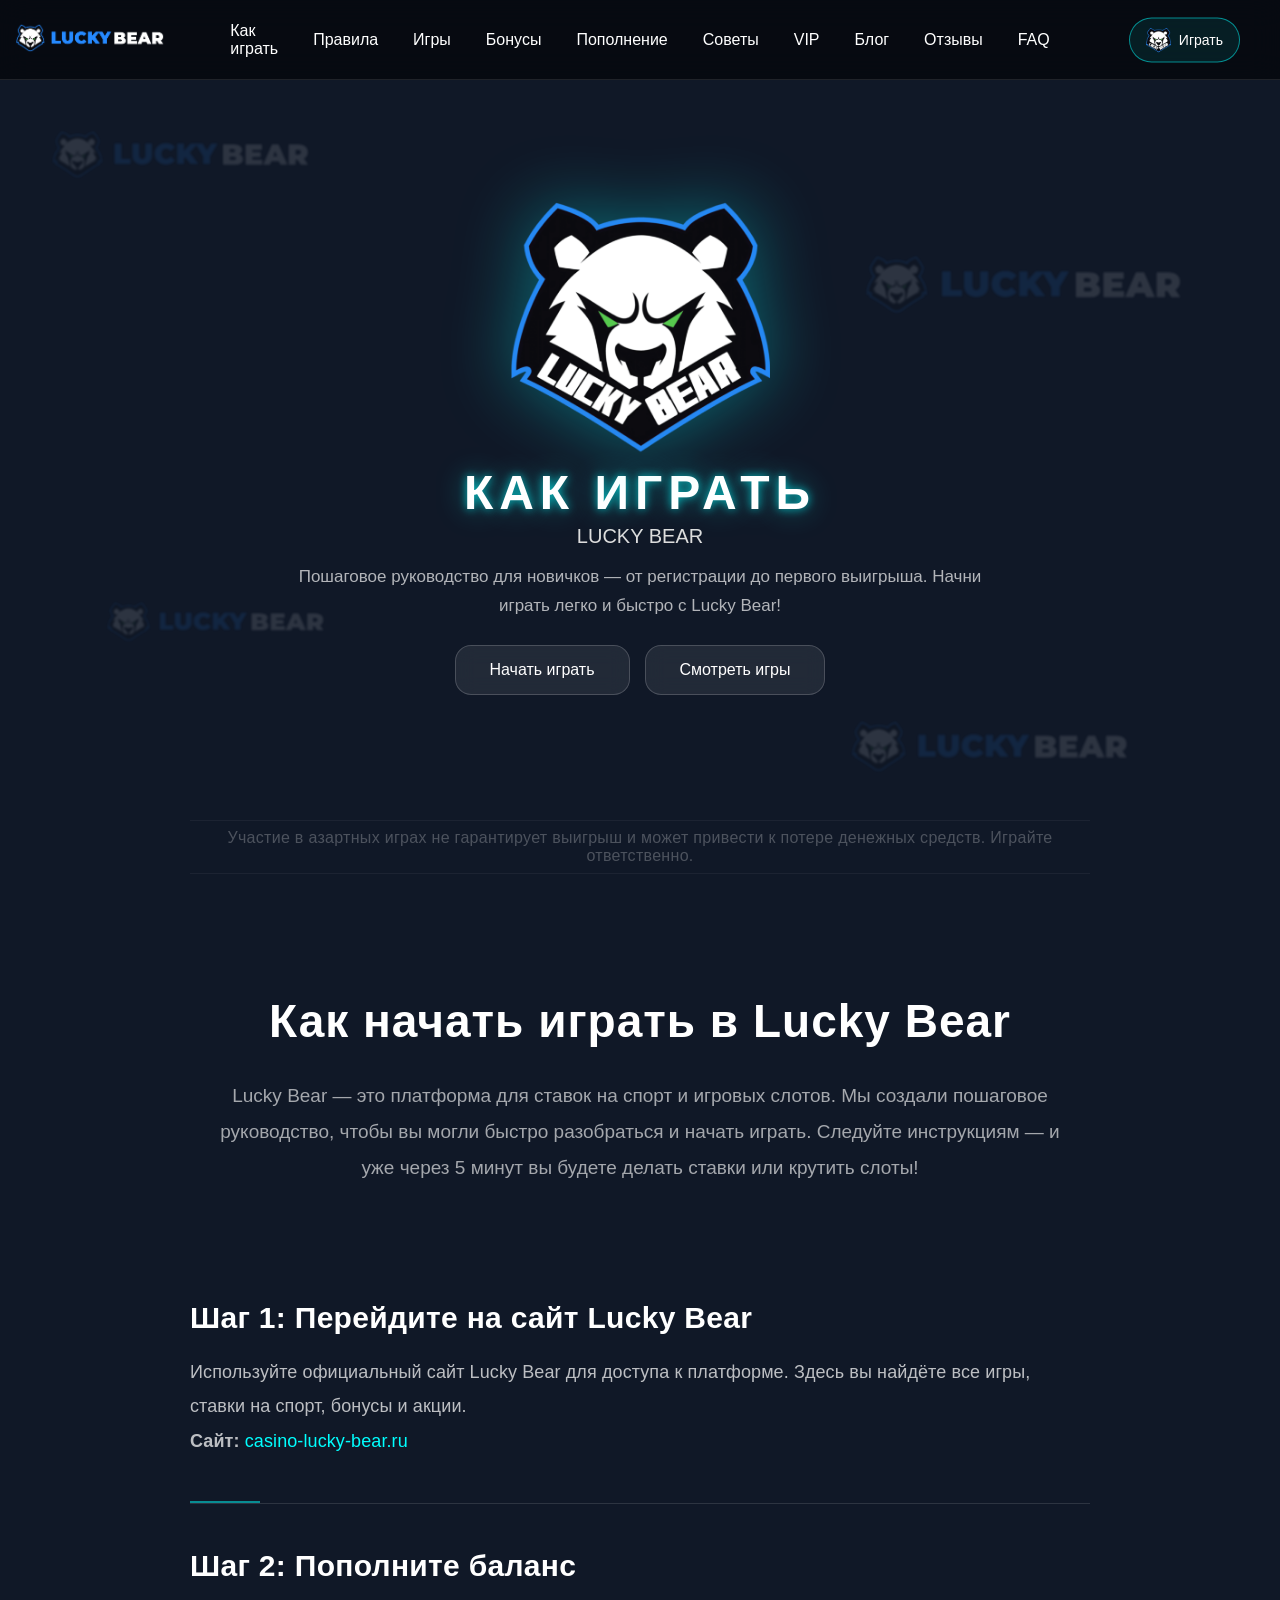
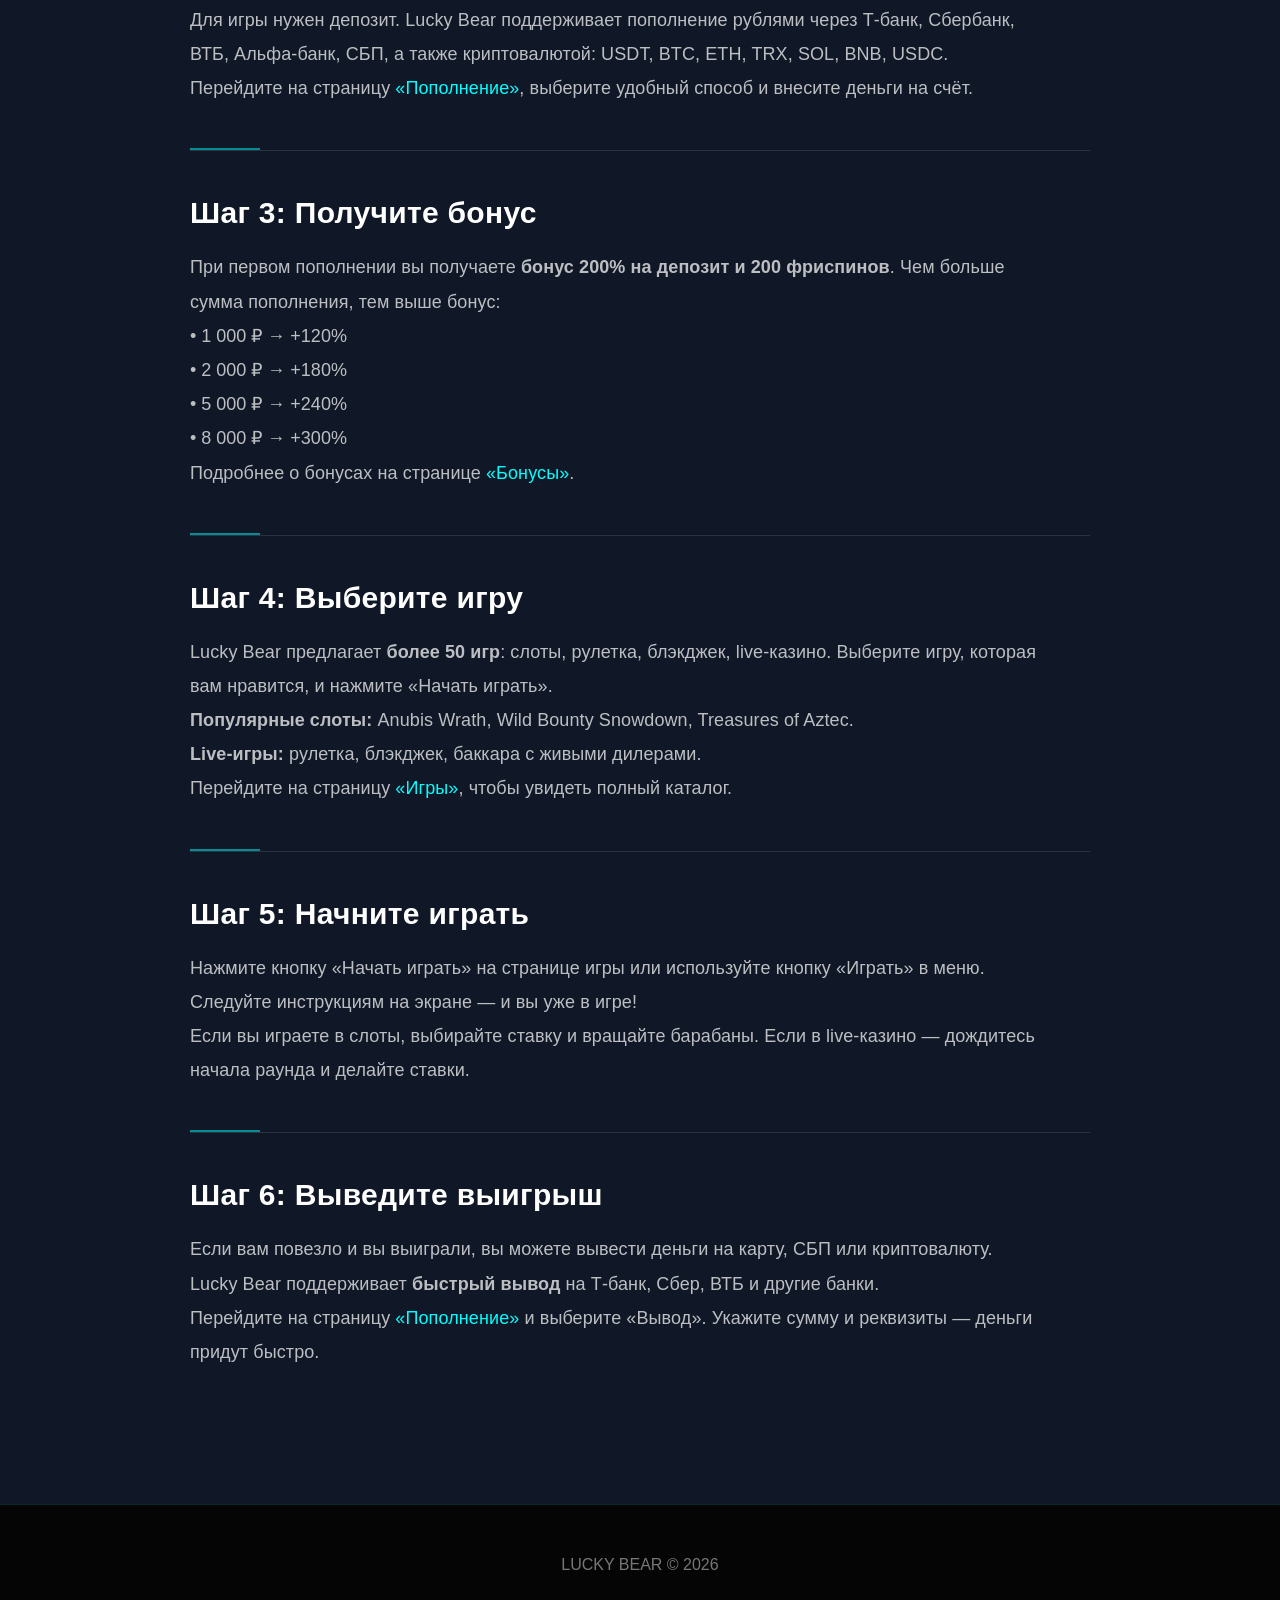
<file: how-to-play.html>
<!DOCTYPE html>
<html lang="ru">

<head>
    <link rel="icon" type="image/png" href="/images/logo.png">
    <meta http-equiv="Content-Type" content="text/html; charset=UTF-8">
    <meta charset="UTF-8">
    <meta name="viewport" content="width=device-width, initial-scale=1.0">

    <title>Как играть в Lucky Bear — пошаговая инструкция для новичков</title>
    <meta name="description" content="Lucky Bear: пошаговая инструкция для начинающих — регистрация, пополнение, выбор игры, начало игры и вывод выигрыша. Начни играть легко!" />
    <link rel="canonical" href="https://casino-lucky-bear.ru/how-to-play.html" />
    <link rel="stylesheet" href="style.css">
        <script type="application/ld+json">
{
  "@context": "https://schema.org",
  "@type": "BreadcrumbList",
  "itemListElement": [
    {
      "@type": "ListItem",
      "position": 1,
      "name": "Главная",
      "item": "https://casino-lucky-bear.ru/"
    },
    {
      "@type": "ListItem",
      "position": 2,
      "name": "Как играть",
      "item": "https://casino-lucky-bear.ru/how-to-play.html"
    }
  ]
}
</script>

<script type="application/ld+json">
{
  "@context": "https://schema.org",
  "@type": "WebSite",
  "name": "Lucky Bear",
  "url": "https://casino-lucky-bear.ru",
  "potentialAction": {
    "@type": "SearchAction",
    "target": {
      "@type": "EntryPoint",
      "urlTemplate": "https://casino-lucky-bear.ru/search?q={search_term_string}"
    },
    "query-input": "required name=search_term_string"
  }
}
</script>

<script type="application/ld+json">
{
  "@context": "https://schema.org",
  "@type": "Organization",
  "name": "Lucky Bear",
  "url": "https://casino-lucky-bear.ru",
  "logo": "https://casino-lucky-bear.ru/images/logo.png"
}
</script>
</head>

<body>
    <div class="bear-background"></div>

    <!-- ===== ХЕДЕР ===== -->
    <header>
        <a href="index.html" class="brand-icon">
            <img src="images/menu-logo.png" alt="LUCKY BEAR">
        </a>

    <nav class="nav" id="mobileNav">
    <a href="how-to-play.html" class="nav-link">Как играть</a>
    <a href="rules.html" class="nav-link">Правила</a>
    <a href="games.html" class="nav-link">Игры</a>
    <a href="bonus.html" class="nav-link">Бонусы</a>
    <a href="payment.html" class="nav-link">Пополнение</a>
    <a href="responsible.html" class="nav-link">Советы</a>
    <a href="vip.html" class="nav-link">VIP</a>
    <a href="blog.html" class="nav-link">Блог</a>
    <a href="reviews.html" class="nav-link">Отзывы</a>
    <a href="faq.html" class="nav-link">FAQ</a>
</nav>
        <a href="https://lb777.xyz/5dsgV7" class="bot-button" rel="noreferrer noopener">
            <img src="images/logo.png" alt="LUCKY BEAR">
            <span>Играть</span>
        </a>
    </header>

    <!-- ===== ГЛАВНЫЙ ЭКРАН (МИШКА) ===== -->
    <section class="hero" id="home">
        <img src="images/logo.png" alt="LUCKY BEAR" class="logo">
        <div class="title">КАК ИГРАТЬ</div>
        <div class="subtitle">LUCKY BEAR</div>
        <p class="hero-description">
            Пошаговое руководство для новичков — от регистрации до первого выигрыша.
            Начни играть легко и быстро с Lucky Bear!
        </p>
        <div class="hero-buttons" style="display: flex; gap: 15px; justify-content: center; flex-wrap: wrap; margin-bottom: 20px;">
            <a href="https://lb777.xyz/5dsgV7" class="main-button" rel="noreferrer noopener">Начать играть</a>
            <a href="games.html" class="main-button">Смотреть игры</a>
        </div>
    </section>

    <!-- ===== ПРЕДУПРЕЖДЕНИЕ ===== -->
    <div style="max-width: 900px; margin: 0 auto 30px; padding: 8px 0; text-align: center; font-size: 16px; color: rgba(255,255,255,0.25); letter-spacing: 0.3px; border-top: 1px solid rgba(255,255,255,0.05); border-bottom: 1px solid rgba(255,255,255,0.05);">
        Участие в азартных играх не гарантирует выигрыш и может привести к потере денежных средств. Играйте ответственно.
    </div>

    <!-- ===== ОСНОВНОЙ КОНТЕНТ ===== -->
    <section id="how-to-play">
        <h2 class="section-title">Как начать играть в Lucky Bear</h2>
        <p class="section-description">
            Lucky Bear — это платформа для ставок на спорт и игровых слотов. Мы создали пошаговое руководство, чтобы вы могли быстро разобраться и начать играть. Следуйте инструкциям — и уже через 5 минут вы будете делать ставки или крутить слоты!
        </p>

        <!-- ШАГ 1 -->
        <div class="info-block">
            <h3>Шаг 1: Перейдите на сайт Lucky Bear</h3>
            <p>
                Используйте официальный сайт Lucky Bear для доступа к платформе. Здесь вы найдёте все игры, ставки на спорт, бонусы и акции.
            </p>
            <p>
                <strong>Сайт:</strong> <a href="https://casino-lucky-bear.ru" style="color: #00ffff; text-decoration: none;">casino-lucky-bear.ru</a>
            </p>
        </div>

        <!-- ШАГ 2 -->
        <div class="info-block">
            <h3>Шаг 2: Пополните баланс</h3>
            <p>
                Для игры нужен депозит. Lucky Bear поддерживает пополнение рублями через Т-банк, Сбербанк, ВТБ, Альфа-банк, СБП, а также криптовалютой: USDT, BTC, ETH, TRX, SOL, BNB, USDC.
            </p>
            <p>Перейдите на страницу <a href="payment.html" style="color: #00ffff; text-decoration: none;">«Пополнение»</a>, выберите удобный способ и внесите деньги на счёт.
            </p>
        </div>

        <!-- ШАГ 3 -->
        <div class="info-block">
            <h3>Шаг 3: Получите бонус</h3>
            <p>
                При первом пополнении вы получаете <strong>бонус 200% на депозит и 200 фриспинов</strong>. Чем больше сумма пополнения, тем выше бонус:
            </p>
            <ul style="color: rgba(255,255,255,0.72); font-size: 18px; line-height: 1.9; list-style: none; padding-left: 0;">
                <li>• 1 000 ₽ → +120%</li>
                <li>• 2 000 ₽ → +180%</li>
                <li>• 5 000 ₽ → +240%</li>
                <li>• 8 000 ₽ → +300%</li>
            </ul>
            <p>
                Подробнее о бонусах на странице <a href="bonus.html" style="color: #00ffff; text-decoration: none;">«Бонусы»</a>.
            </p>
        </div>

        <!-- ШАГ 4 -->
        <div class="info-block">
            <h3>Шаг 4: Выберите игру</h3>
            <p>
                Lucky Bear предлагает <strong>более 50 игр</strong>: слоты, рулетка, блэкджек, live-казино. Выберите игру, которая вам нравится, и нажмите «Начать играть».
            </p>
            <p>
                <strong>Популярные слоты:</strong> Anubis Wrath, Wild Bounty Snowdown, Treasures of Aztec.<br>
                <strong>Live-игры:</strong> рулетка, блэкджек, баккара с живыми дилерами.
            </p>
            <p>
                Перейдите на страницу <a href="games.html" style="color: #00ffff; text-decoration: none;">«Игры»</a>, чтобы увидеть полный каталог.
            </p>
        </div>

        <!-- ШАГ 5 -->
        <div class="info-block">
            <h3>Шаг 5: Начните играть</h3>
            <p>
                Нажмите кнопку «Начать играть» на странице игры или используйте кнопку «Играть» в меню. Следуйте инструкциям на экране — и вы уже в игре!
            </p>
            <p>
                Если вы играете в слоты, выбирайте ставку и вращайте барабаны. Если в live-казино — дождитесь начала раунда и делайте ставки.
            </p>
        </div>

        <!-- ШАГ 6 -->
        <div class="info-block">
            <h3>Шаг 6: Выведите выигрыш</h3>
            <p>
                Если вам повезло и вы выиграли, вы можете вывести деньги на карту, СБП или криптовалюту. Lucky Bear поддерживает <strong>быстрый вывод</strong> на Т-банк, Сбер, ВТБ и другие банки.
            </p>
            <p>
                Перейдите на страницу <a href="payment.html" style="color: #00ffff; text-decoration: none;">«Пополнение»</a> и выберите «Вывод». Укажите сумму и реквизиты — деньги придут быстро.
            </p>
        </div>
    </section>

    <!-- ===== ФУТЕР ===== -->
    <footer>
        LUCKY BEAR © 2026
    </footer>

    <!-- ===== СКРИПТЫ ===== -->
    <script>
        // ===== ЭФФЕКТ РАСТВОРЕНИЯ ЛОГОТИПА ПРИ СКРОЛЛЕ =====
        const logo = document.querySelector(".logo");
        const hero = document.querySelector(".hero");

        window.addEventListener("scroll", () => {
            let scroll = window.scrollY;
            let opacity = 1 - scroll / 500;
            let scale = 1 - scroll / 1500;
            if (opacity < 0) opacity = 0;
            if (scale < 0.7) scale = 0.7;
            logo.style.opacity = opacity;
            logo.style.transform = scale(${scale});
        });

        // ===== ПОЯВЛЕНИЕ БЛОКОВ ПРИ СКРОЛЛЕ =====
        const elements = document.querySelectorAll(".info-block");
        const observer = new IntersectionObserver((entries) => {
            entries.forEach(entry => {
                if (entry.isIntersecting) {
                    entry.target.style.opacity = "1";
                    entry.target.style.transform = "translateY(0)";
                }
            });
        }, { threshold: 0.15 });

        elements.forEach(el => {
            el.style.opacity = "0";
            el.style.transform = "translateY(40px)";
            el.style.transition = "0.7s ease";observer.observe(el);
        });

        // ===== ПОДСВЕТКА АКТИВНОГО ПУНКТА МЕНЮ =====
        document.addEventListener('DOMContentLoaded', function() {
            const navLinks = document.querySelectorAll('.nav-link');
            const currentPage = window.location.pathname.split('/').pop() || 'index.html';
            navLinks.forEach(link => {
                const href = link.getAttribute('href');
                if (href === currentPage) {
                    link.classList.add('active');
                } else {
                    link.classList.remove('active');
                }
            });
        });
    </script>
</body>

</html>
</file>
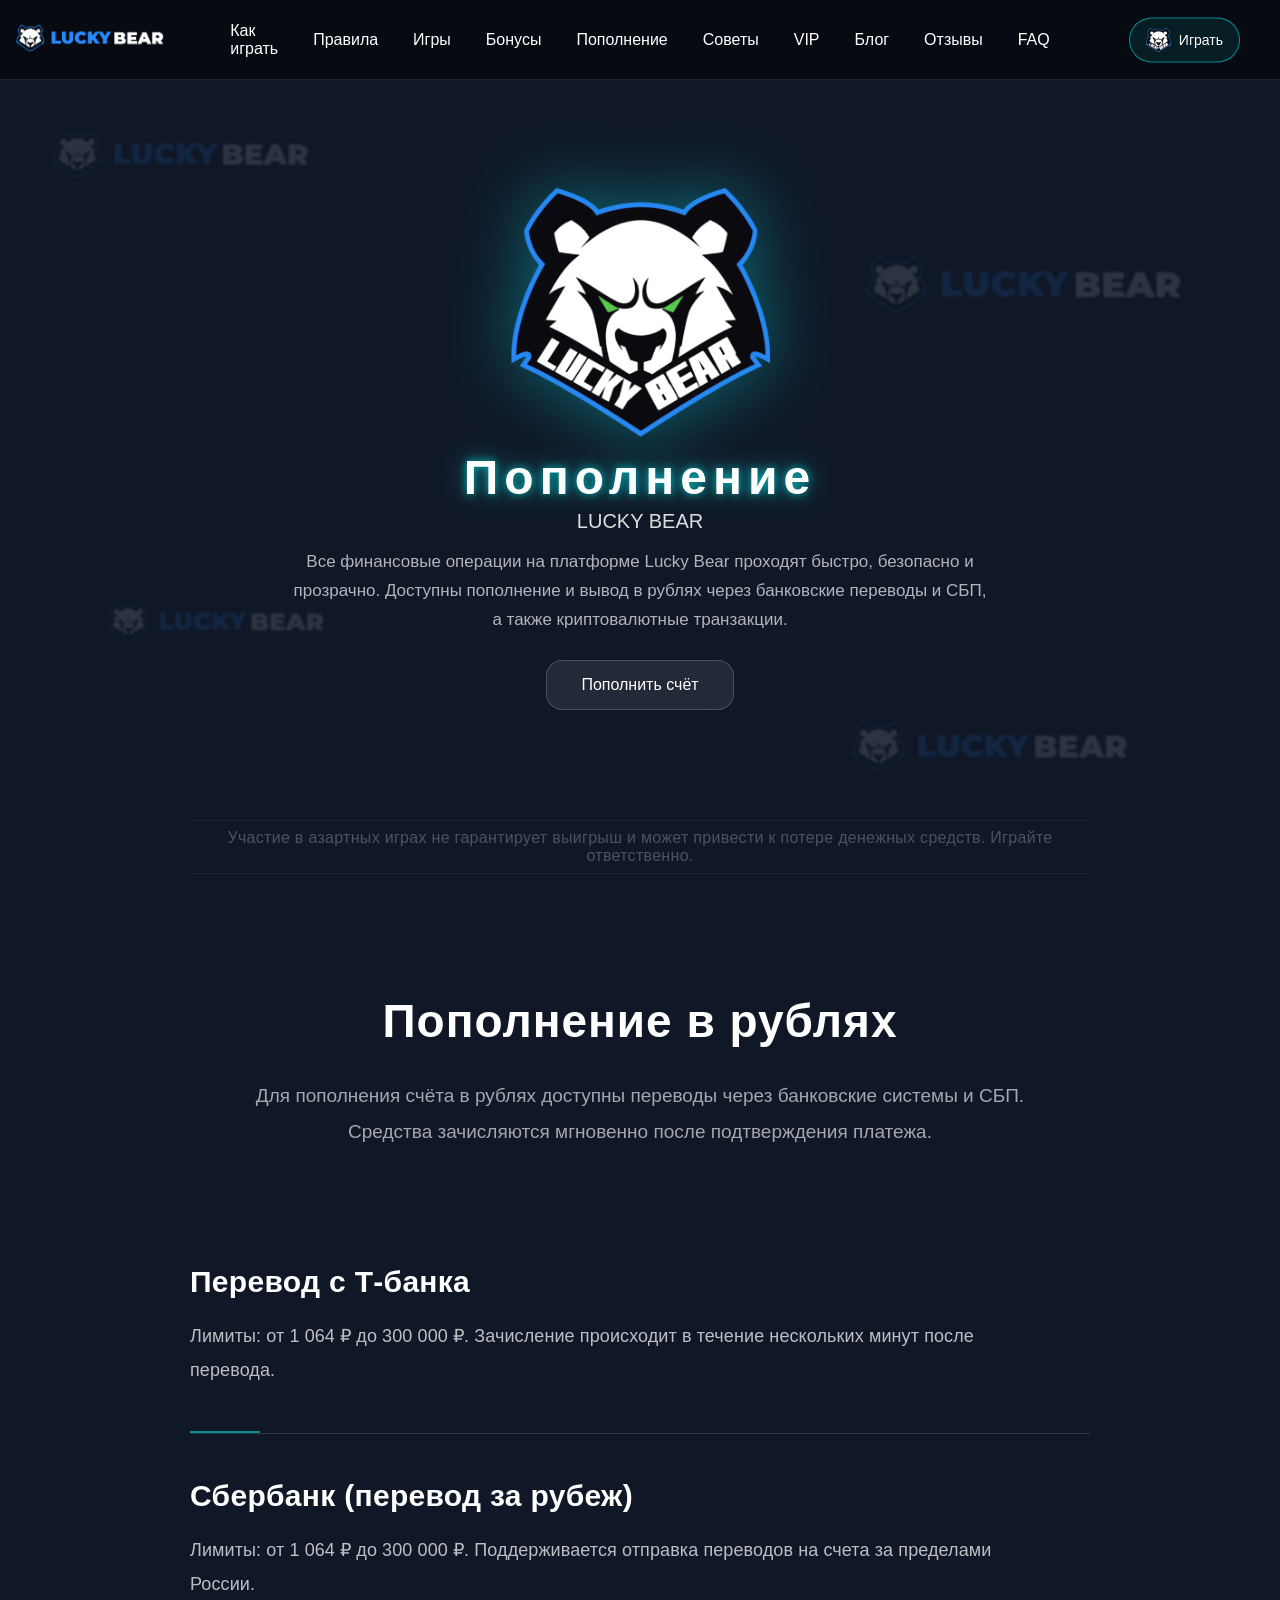
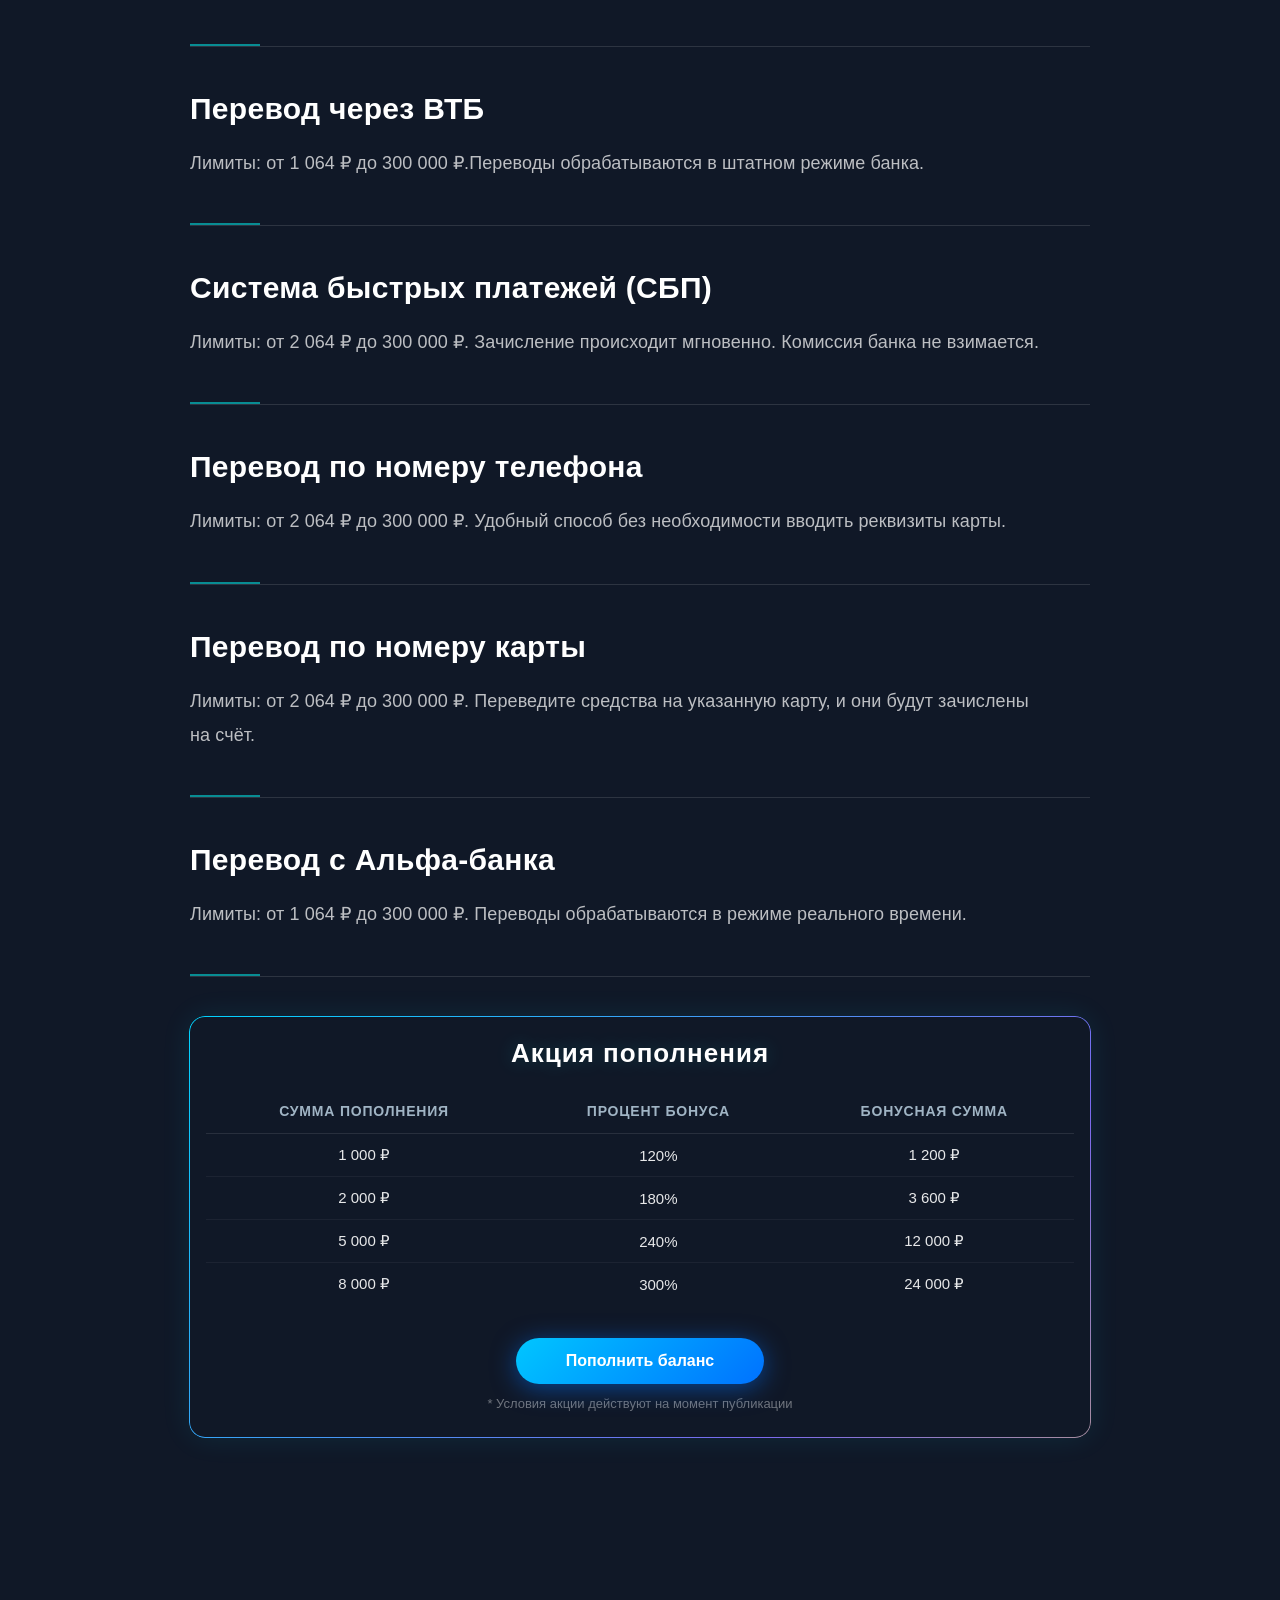
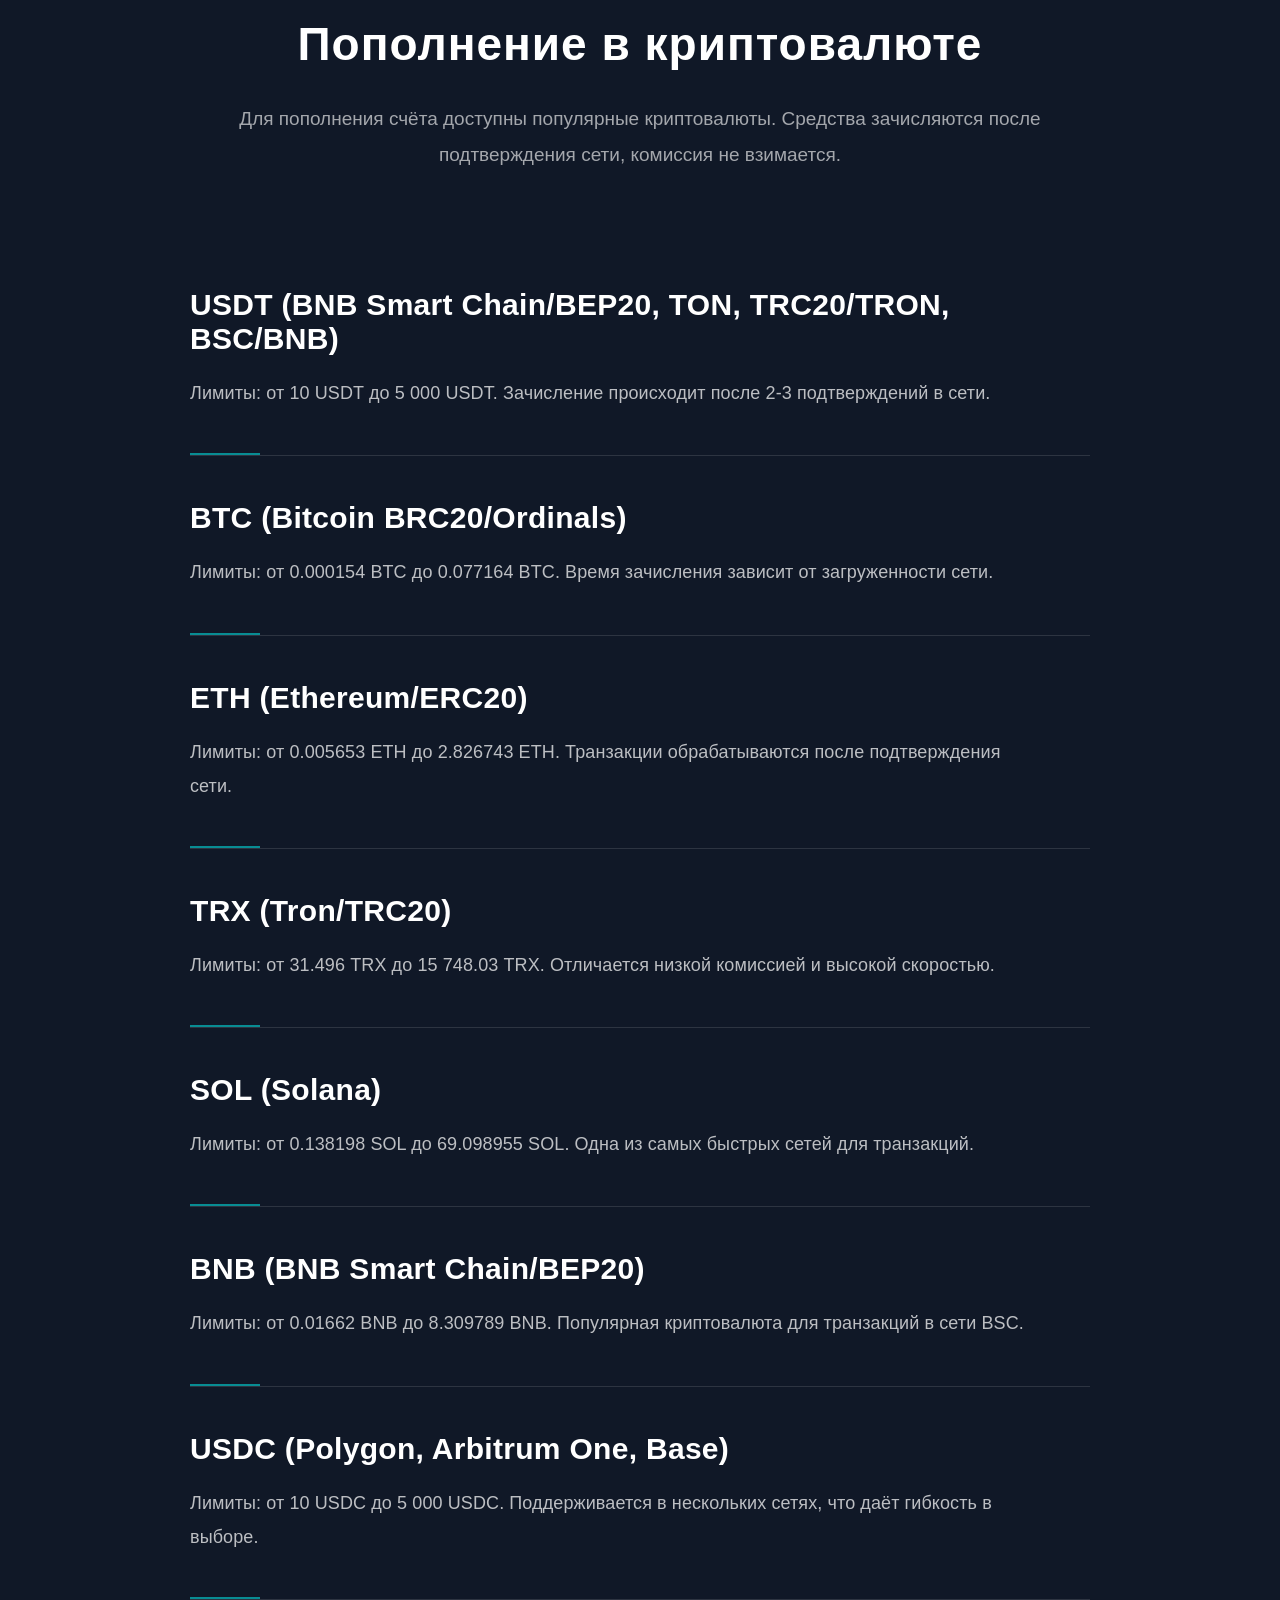
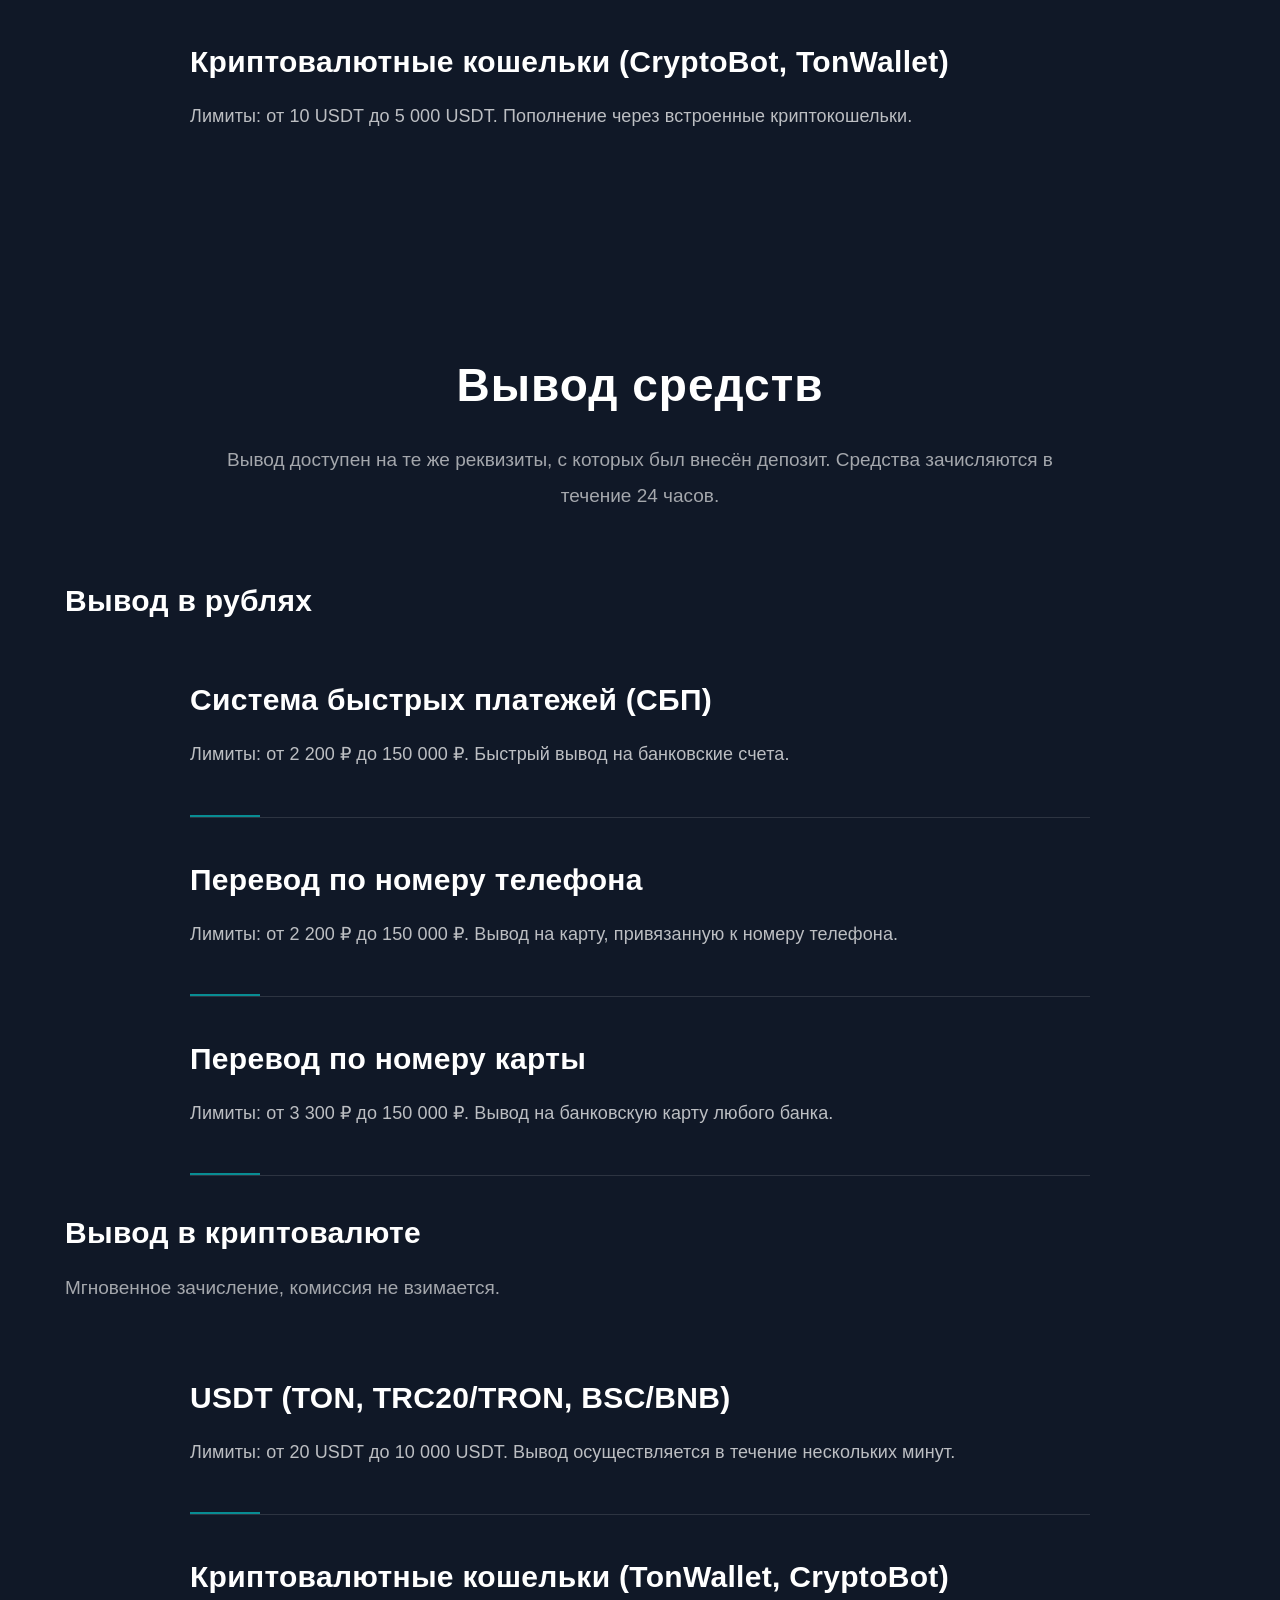
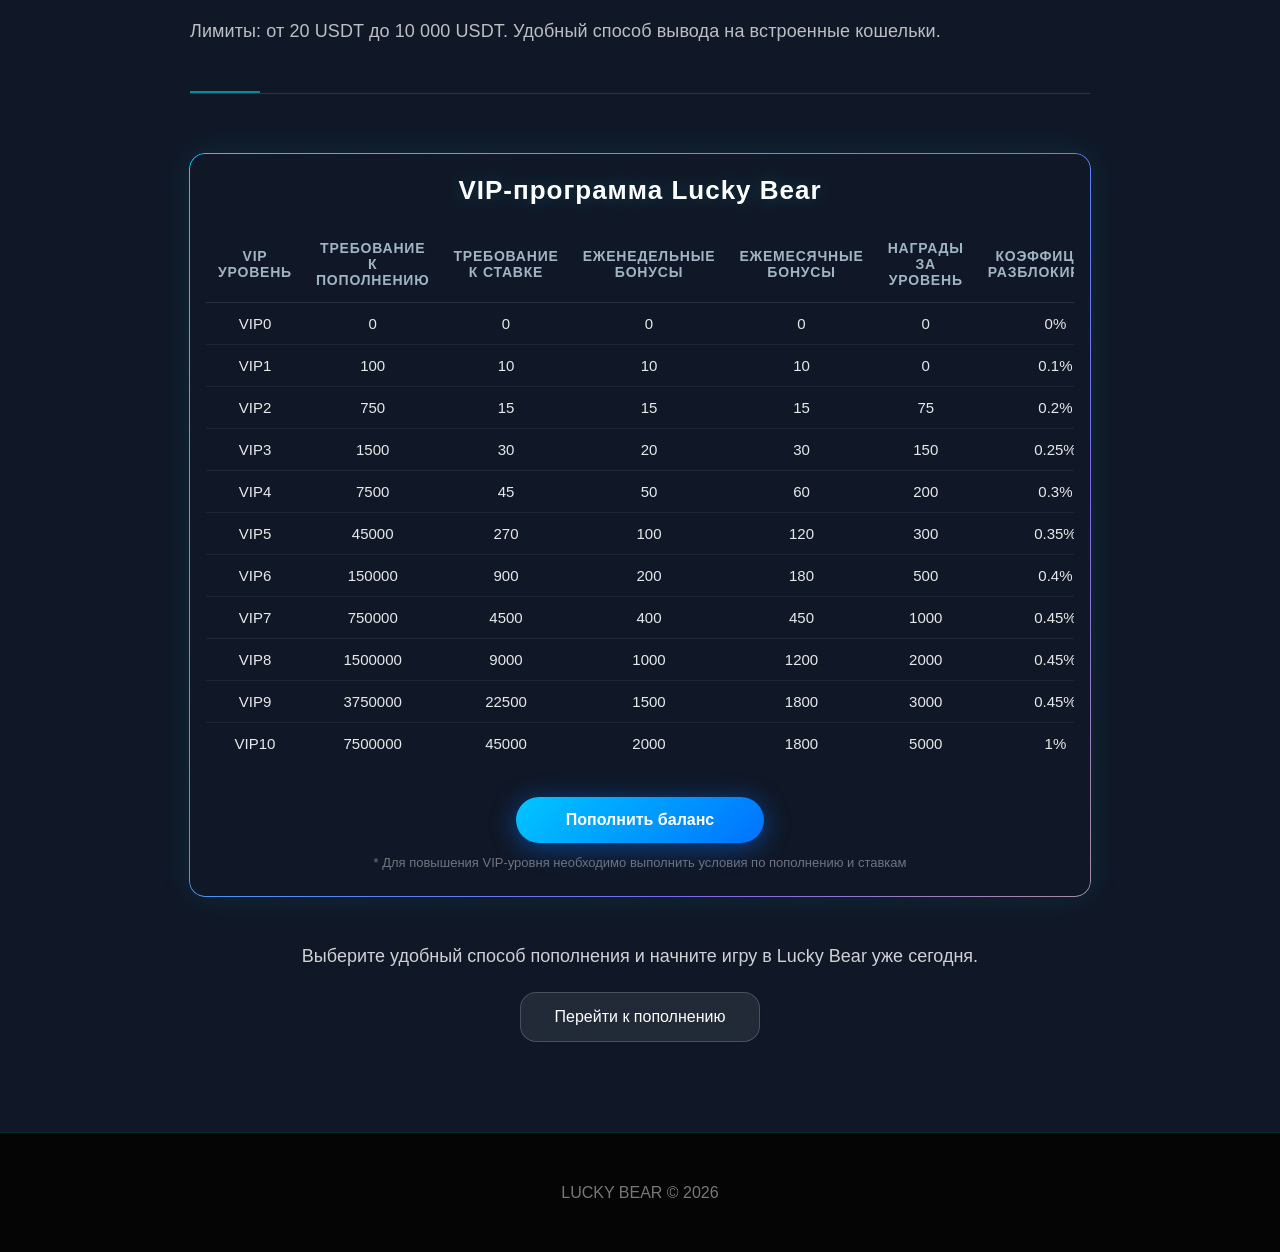
<file: payment.html>
<!DOCTYPE html>
<html lang="ru">
<head>
    <meta charset="UTF-8">
    <meta name="viewport" content="width=device-width, initial-scale=1.0">
    <title>Пополнение и вывод средств в Lucky Bear</title>
    <link rel="canonical" href="https://casino-lucky-bear.ru/payment.html" />
    <meta name="description" content="Пополнение и вывод средств в Lucky Bear: банковские переводы, СБП, криптовалюты.">
    <link rel="icon" type="image/png" href="/images/logo.png">
    <link rel="stylesheet" href="style.css">
    <style>
        /* ===== ТАБЛИЦА С ТОНКИМ ПЕРЕЛИВАЮЩИМСЯ КОНТУРОМ ===== */
        .table-wrapper {
            max-width: 900px;
            margin: 40px auto 0;
            position: relative;
            border-radius: 16px;
            padding: 1px;
            background: transparent;
            box-shadow: 0 0 30px rgba(0, 212, 255, 0.1);
        }

        .table-wrapper::before {
            content: '';
            position: absolute;
            inset: -1px;
            border-radius: 16px;
            padding: 1px;
            background: linear-gradient(135deg, #00d4ff, #7b68ee, #ffd700, #00fa9a, #00d4ff);
            background-size: 300% 300%;
            animation: borderGlow 6s ease infinite;
            -webkit-mask: linear-gradient(#fff 0 0) content-box, linear-gradient(#fff 0 0);
            mask: linear-gradient(#fff 0 0) content-box, linear-gradient(#fff 0 0);
            -webkit-mask-composite: xor;
            mask-composite: exclude;
            pointer-events: none;
            z-index: 0;
        }

        @keyframes borderGlow {
            0% { background-position: 0% 50%; }
            50% { background-position: 100% 50%; }
            100% { background-position: 0% 50%; }
        }

        .table-inner {
            position: relative;
            z-index: 1;
            background: transparent;
            border-radius: 16px;
            padding: 20px 15px 25px;
            overflow: hidden;
        }

        .table-wrapper h3 {
            font-size: 26px;
            font-weight: 700;
            color: #ffffff;
            text-align: center;
            margin: 0 0 20px 0;
            letter-spacing: 1px;
            text-shadow: 0 0 20px rgba(0, 255, 255, 0.2);
        }

        .bonus-table {
            width: 100%;
            border-collapse: collapse;
            font-size: 15px;
            color: #f2f4f5;
            min-width: 500px;
            background: transparent;
        }

        .bonus-table thead th {
            padding: 14px 12px;
            text-align: center;
            font-weight: 600;
            font-size: 14px;
            text-transform: uppercase;
            letter-spacing: 0.8px;
            color: #a0b4c4;
            border-bottom: 1px solid rgba(255, 255, 255, 0.1);
        }

        .bonus-table tbody td {
            padding: 12px 10px;
            text-align: center;
            border-bottom: 1px solid rgba(255, 255, 255, 0.05);
            color: rgba(255, 255, 255, 0.9);
        }

        .bonus-table tbody tr:last-child td {
            border-bottom: none;
        }

        /* ===== ПРОЗРАЧНЫЙ СКРОЛЛБАР ===== */
        .table-scroll {
            overflow-x: auto;
            padding-bottom: 8px;
            scrollbar-width: thin;
            scrollbar-color: rgba(255, 255, 255, 0.1) transparent;
        }
        .table-scroll::-webkit-scrollbar {
            height: 4px;
        }
        .table-scroll::-webkit-scrollbar-track {
            background: transparent;
        }
        .table-scroll::-webkit-scrollbar-thumb {
            background: transparent;
            border-radius: 10px;
        }
        .table-scroll::-webkit-scrollbar-thumb:hover {
            background: rgba(255, 255, 255, 0.1);
        }

        /* ===== КНОПКА ===== */
        .table-button {
            display: block;
            width: fit-content;
            margin: 25px auto 5px;
            padding: 14px 50px;
            background: linear-gradient(135deg, #00c6ff, #0072ff);
            border: none;
            border-radius: 30px;
            color: #ffffff;
            font-size: 16px;font-weight: 700;
            text-decoration: none;
            text-align: center;
            box-shadow: 0 4px 25px rgba(0, 114, 255, 0.5);
            transition: 0.3s ease;
            position: relative;
            z-index: 2;
        }
        .table-button:hover {
            transform: scale(1.03);
            box-shadow: 0 6px 35px rgba(0, 114, 255, 0.7);
        }

        .table-note {
            text-align: center;
            color: rgba(255, 255, 255, 0.4);
            font-size: 13px;
            margin-top: 12px;
        }

        @media (max-width: 768px) {
            .bonus-table {
                font-size: 13px;
                min-width: 400px;
            }
            .bonus-table thead th,
            .bonus-table tbody td {
                padding: 10px 6px;
            }
            .table-wrapper h3 {
                font-size: 20px;
            }
            .table-button {
                padding: 12px 30px;
                font-size: 14px;
            }
        }
    </style>
    <script type="application/ld+json">
{
  "@context": "https://schema.org",
  "@type": "BreadcrumbList",
  "itemListElement": [
    {
      "@type": "ListItem",
      "position": 1,
      "name": "Главная",
      "item": "https://casino-lucky-bear.ru/"
    },
    {
      "@type": "ListItem",
      "position": 2,
      "name": "Пополнение",
      "item": "https://casino-lucky-bear.ru/payment.html"
    }
  ]
}
</script>

<script type="application/ld+json">
{
  "@context": "https://schema.org",
  "@type": "WebSite",
  "name": "Lucky Bear",
  "url": "https://casino-lucky-bear.ru",
  "potentialAction": {
    "@type": "SearchAction",
    "target": {
      "@type": "EntryPoint",
      "urlTemplate": "https://casino-lucky-bear.ru/search?q={search_term_string}"
    },
    "query-input": "required name=search_term_string"
  }
}
</script>

<script type="application/ld+json">
{
  "@context": "https://schema.org",
  "@type": "Organization",
  "name": "Lucky Bear",
  "url": "https://casino-lucky-bear.ru",
  "logo": "https://casino-lucky-bear.ru/images/logo.png"
}
</script>
</head>
<body>
    <div class="bear-background"></div>

    <header>
        <a href="index.html" class="brand-icon">
            <img src="images/menu-logo.png" alt="LUCKY BEAR">
        </a>
  <nav class="nav" id="mobileNav">
    <a href="how-to-play.html" class="nav-link">Как играть</a>
    <a href="rules.html" class="nav-link">Правила</a>
    <a href="games.html" class="nav-link">Игры</a>
    <a href="bonus.html" class="nav-link">Бонусы</a>
    <a href="payment.html" class="nav-link">Пополнение</a>
    <a href="responsible.html" class="nav-link">Советы</a>
    <a href="vip.html" class="nav-link">VIP</a>
    <a href="blog.html" class="nav-link">Блог</a>
    <a href="reviews.html" class="nav-link">Отзывы</a>
    <a href="faq.html" class="nav-link">FAQ</a>
</nav>
        <a href="https://lb777.xyz/5dsgV7" class="bot-button" rel="noreferrer noopener">
            <img src="images/logo.png" alt="LUCKY BEAR">
            <span>Играть</span>
        </a>
    </header>

    <!-- ===== ГЛАВНЫЙ ЭКРАН ===== -->
    <section class="hero" id="home">
        <img src="images/logo.png" alt="LUCKY BEAR" class="logo">
       <div class="title">Пополнение</div>
<div class="subtitle">LUCKY BEAR</div>
        <p class="hero-description">
            Все финансовые операции на платформе Lucky Bear проходят быстро, безопасно и прозрачно. 
            Доступны пополнение и вывод в рублях через банковские переводы и СБП, а также криптовалютные транзакции.
        </p>
        <div class="hero-buttons" style="display: flex; gap: 15px; justify-content: center; flex-wrap: wrap; margin-bottom: 20px;">
            <a href="https://lb777.xyz/5dsgV7" class="main-button" rel="noreferrer noopener">Пополнить счёт</a>
        </div>
    </section>

    <!-- ===== ПРЕДУПРЕЖДЕНИЕ ===== -->
    <div style="max-width: 900px; margin: 0 auto 30px; padding: 8px 0; text-align: center; font-size: 16px; color: rgba(255,255,255,0.25); letter-spacing: 0.3px; border-top: 1px solid rgba(255,255,255,0.05); border-bottom: 1px solid rgba(255,255,255,0.05);">
        Участие в азартных играх не гарантирует выигрыш и может привести к потере денежных средств. Играйте ответственно.
    </div>

    <!-- ===== ПОПОЛНЕНИЕ РУБ ===== -->
    <section id="deposit-rub">
        <h2 class="section-title">Пополнение в рублях</h2>
        <p class="section-description">
            Для пополнения счёта в рублях доступны переводы через банковские системы и СБП. 
            Средства зачисляются мгновенно после подтверждения платежа.
        </p>

        <div class="info-block">
            <h3>Перевод с Т-банка</h3>
            <p>Лимиты: от 1 064 ₽ до 300 000 ₽. Зачисление происходит в течение нескольких минут после перевода.</p>
        </div>

        <div class="info-block">
            <h3>Сбербанк (перевод за рубеж)</h3>
            <p>Лимиты: от 1 064 ₽ до 300 000 ₽. Поддерживается отправка переводов на счета за пределами России.</p>
        </div>

        <div class="info-block">
            <h3>Перевод через ВТБ</h3>
            <p>Лимиты: от 1 064 ₽ до 300 000 ₽.Переводы обрабатываются в штатном режиме банка.</p>
        </div>

        <div class="info-block">
            <h3>Система быстрых платежей (СБП)</h3>
            <p>Лимиты: от 2 064 ₽ до 300 000 ₽. Зачисление происходит мгновенно. Комиссия банка не взимается.</p>
        </div>

        <div class="info-block">
            <h3>Перевод по номеру телефона</h3>
            <p>Лимиты: от 2 064 ₽ до 300 000 ₽. Удобный способ без необходимости вводить реквизиты карты.</p>
        </div>

        <div class="info-block">
            <h3>Перевод по номеру карты</h3>
            <p>Лимиты: от 2 064 ₽ до 300 000 ₽. Переведите средства на указанную карту, и они будут зачислены на счёт.</p>
        </div>

        <div class="info-block" style="border-bottom: none;">
            <h3>Перевод с Альфа-банка</h3>
            <p>Лимиты: от 1 064 ₽ до 300 000 ₽. Переводы обрабатываются в режиме реального времени.</p>
        </div>

        <!-- ===== ТАБЛИЦА 1 ===== -->
        <div class="table-wrapper">
            <div class="table-inner">
                <h3>Акция пополнения</h3>
                <div class="table-scroll">
                    <table class="bonus-table">
                        <thead>
                            <tr>
                                <th>Сумма пополнения</th>
                                <th>Процент бонуса</th>
                                <th>Бонусная сумма</th>
                            </tr>
                        </thead>
                        <tbody>
                            <tr><td>1 000 ₽</td><td>120%</td><td>1 200 ₽</td></tr>
                            <tr><td>2 000 ₽</td><td>180%</td><td>3 600 ₽</td></tr>
                            <tr><td>5 000 ₽</td><td>240%</td><td>12 000 ₽</td></tr>
                            <tr><td>8 000 ₽</td><td>300%</td><td>24 000 ₽</td></tr>
                        </tbody>
                    </table>
                </div>
                <a href="https://lb777.xyz/5dsgV7" class="table-button" rel="noreferrer noopener">Пополнить баланс</a>
                <div class="table-note">* Условия акции действуют на момент публикации</div>
            </div>
        </div>
    </section>

    <!-- ===== ПОПОЛНЕНИЕ КРИПТОВАЛЮТА ===== -->
    <section id="deposit-crypto">
        <h2 class="section-title">Пополнение в криптовалюте</h2>
        <p class="section-description">
            Для пополнения счёта доступны популярные криптовалюты. Средства зачисляются после подтверждения сети, комиссия не взимается.
        </p>

        <div class="info-block">
            <h3>USDT (BNB Smart Chain/BEP20, TON, TRC20/TRON, BSC/BNB)</h3>
            <p>Лимиты: от 10 USDT до 5 000 USDT. Зачисление происходит после 2-3 подтверждений в сети.</p>
        </div>

        <div class="info-block">
            <h3>BTC (Bitcoin BRC20/Ordinals)</h3>
            <p>Лимиты: от 0.000154 BTC до 0.077164 BTC. Время зачисления зависит от загруженности сети.</p>
        </div>

        <div class="info-block">
            <h3>ETH (Ethereum/ERC20)</h3>
            <p>Лимиты: от 0.005653 ETH до 2.826743 ETH. Транзакции обрабатываются после подтверждения сети.</p>
        </div>

        <div class="info-block">
            <h3>TRX (Tron/TRC20)</h3>
            <p>Лимиты: от 31.496 TRX до 15 748.03 TRX. Отличается низкой комиссией и высокой скоростью.</p>
        </div>

        <div class="info-block">
            <h3>SOL (Solana)</h3>
            <p>Лимиты: от 0.138198 SOL до 69.098955 SOL. Одна из самых быстрых сетей для транзакций.</p>
        </div>

        <div class="info-block">
            <h3>BNB (BNB Smart Chain/BEP20)</h3>
            <p>Лимиты: от 0.01662 BNB до 8.309789 BNB. Популярная криптовалюта для транзакций в сети BSC.</p>
        </div>

        <div class="info-block">
            <h3>USDC (Polygon, Arbitrum One, Base)</h3>
            <p>Лимиты: от 10 USDC до 5 000 USDC. Поддерживается в нескольких сетях, что даёт гибкость в выборе.</p>
        </div>

        <div class="info-block" style="border-bottom: none;"><h3>Криптовалютные кошельки (CryptoBot, TonWallet)</h3>
            <p>Лимиты: от 10 USDT до 5 000 USDT. Пополнение через встроенные криптокошельки.</p>
        </div>
    </section>

    <!-- ===== ВЫВОД СРЕДСТВ ===== -->
    <section id="withdraw">
        <h2 class="section-title">Вывод средств</h2>
        <p class="section-description">
            Вывод доступен на те же реквизиты, с которых был внесён депозит. Средства зачисляются в течение 24 часов.
        </p>

        <h3 style="font-size: 30px; font-weight: 800; color: #ffffff; margin: 40px 0 20px; letter-spacing: .3px;">Вывод в рублях</h3>

        <div class="info-block">
            <h3>Система быстрых платежей (СБП)</h3>
            <p>Лимиты: от 2 200 ₽ до 150 000 ₽. Быстрый вывод на банковские счета.</p>
        </div>

        <div class="info-block">
            <h3>Перевод по номеру телефона</h3>
            <p>Лимиты: от 2 200 ₽ до 150 000 ₽. Вывод на карту, привязанную к номеру телефона.</p>
        </div>

        <div class="info-block" style="border-bottom: none;">
            <h3>Перевод по номеру карты</h3>
            <p>Лимиты: от 3 300 ₽ до 150 000 ₽. Вывод на банковскую карту любого банка.</p>
        </div>

        <h3 style="font-size: 30px; font-weight: 800; color: #ffffff; margin: 40px 0 20px; letter-spacing: .3px;">Вывод в криптовалюте</h3>
        <p style="color: rgba(255,255,255,0.62); font-size: 19px; line-height: 1.9; margin-bottom: 30px;">
            Мгновенное зачисление, комиссия не взимается.
        </p>

        <div class="info-block">
            <h3>USDT (TON, TRC20/TRON, BSC/BNB)</h3>
            <p>Лимиты: от 20 USDT до 10 000 USDT. Вывод осуществляется в течение нескольких минут.</p>
        </div>

        <div class="info-block" style="border-bottom: none;">
            <h3>Криптовалютные кошельки (TonWallet, CryptoBot)</h3>
            <p>Лимиты: от 20 USDT до 10 000 USDT. Удобный способ вывода на встроенные кошельки.</p>
        </div>

        <!-- ===== ТАБЛИЦА 2 ===== -->
        <div class="table-wrapper" style="margin-top: 60px;">
            <div class="table-inner">
                <h3>VIP-программа Lucky Bear</h3>
                <div class="table-scroll">
                    <table class="bonus-table">
                        <thead>
                            <tr>
                                <th>VIP уровень</th>
                                <th>Требование к пополнению</th>
                                <th>Требование к ставке</th>
                                <th>Еженедельные бонусы</th>
                                <th>Ежемесячные бонусы</th>
                                <th>Награды за уровень</th>
                                <th>Коэффициент разблокировки</th>
                                <th>Комиссия за вывод</th>
                            </tr>
                        </thead>
                        <tbody>
                            <tr><td>VIP0</td><td>0</td><td>0</td><td>0</td><td>0</td><td>0</td><td>0%</td><td>9%</td></tr>
                            <tr><td>VIP1</td><td>100</td><td>10</td><td>10</td><td>10</td><td>0</td><td>0.1%</td><td>9%</td></tr>
                            <tr><td>VIP2</td><td>750</td><td>15</td><td>15</td><td>15</td><td>75</td><td>0.2%</td><td>8.5%</td></tr>
                            <tr><td>VIP3</td><td>1500</td><td>30</td><td>20</td><td>30</td><td>150</td><td>0.25%</td><td>8.5%</td></tr>
                            <tr><td>VIP4</td><td>7500</td><td>45</td><td>50</td><td>60</td><td>200</td><td>0.3%</td><td>8%</td></tr>
                            <tr><td>VIP5</td><td>45000</td><td>270</td><td>100</td><td>120</td><td>300</td><td>0.35%</td><td>7.5%</td></tr>
                            <tr><td>VIP6</td><td>150000</td><td>900</td><td>200</td><td>180</td><td>500</td><td>0.4%</td><td>7%</td></tr>
                            <tr><td>VIP7</td><td>750000</td><td>4500</td><td>400</td><td>450</td><td>1000</td><td>0.45%</td><td>6.5%</td></tr><tr><td>VIP8</td><td>1500000</td><td>9000</td><td>1000</td><td>1200</td><td>2000</td><td>0.45%</td><td>6%</td></tr>
                            <tr><td>VIP9</td><td>3750000</td><td>22500</td><td>1500</td><td>1800</td><td>3000</td><td>0.45%</td><td>6%</td></tr>
                            <tr><td>VIP10</td><td>7500000</td><td>45000</td><td>2000</td><td>1800</td><td>5000</td><td>1%</td><td>6%</td></tr>
                        </tbody>
                    </table>
                </div>
                <a href="https://lb777.xyz/5dsgV7" class="table-button" rel="noreferrer noopener">Пополнить баланс</a>
                <div class="table-note">* Для повышения VIP-уровня необходимо выполнить условия по пополнению и ставкам</div>
            </div>
        </div>

     <!-- ===== МОТИВАЦИОННЫЙ БЛОК ===== -->
        <div style="max-width: 900px; margin: 50px auto 0; text-align: center;">
            <p style="color: rgba(255,255,255,0.8); font-size: 18px; max-width: 700px; margin: 0 auto 25px;">
                Выберите удобный способ пополнения и начните игру в Lucky Bear уже сегодня.
            </p>
            <a href="https://lb777.xyz/5dsgV7" class="main-button" rel="noreferrer noopener" style="display: inline-block;">
                Перейти к пополнению
            </a>
        </div>
    </section>

    <footer>LUCKY BEAR © 2026</footer>

    <script>
        // ===== ЭФФЕКТ РАСТВОРЕНИЯ ЛОГОТИПА =====
        const logo = document.querySelector(".logo");
        const hero = document.querySelector(".hero");
        window.addEventListener("scroll", () => {
            let scroll = window.scrollY;
            let opacity = 1 - scroll / 500;
            let scale = 1 - scroll / 1500;
            if(opacity < 0) opacity = 0;
            if(scale < 0.7) scale = 0.7;
            logo.style.opacity = opacity;
            logo.style.transform = scale(${scale});
        });

        // ===== ПОЯВЛЕНИЕ БЛОКОВ =====
        const elements = document.querySelectorAll(".info-block, .table-wrapper");
        const observer = new IntersectionObserver(
            (entries) => {
                entries.forEach(entry => {
                    if(entry.isIntersecting) {
                        entry.target.style.opacity = "1";
                        entry.target.style.transform = "translateY(0)";
                    }
                });
            },
            { threshold: 0.15 }
        );
        elements.forEach(el => {
            el.style.opacity = "0";
            el.style.transform = "translateY(40px)";
            el.style.transition = "0.7s ease";
            observer.observe(el);
        });
    </script>
</body>
</html>
</file>
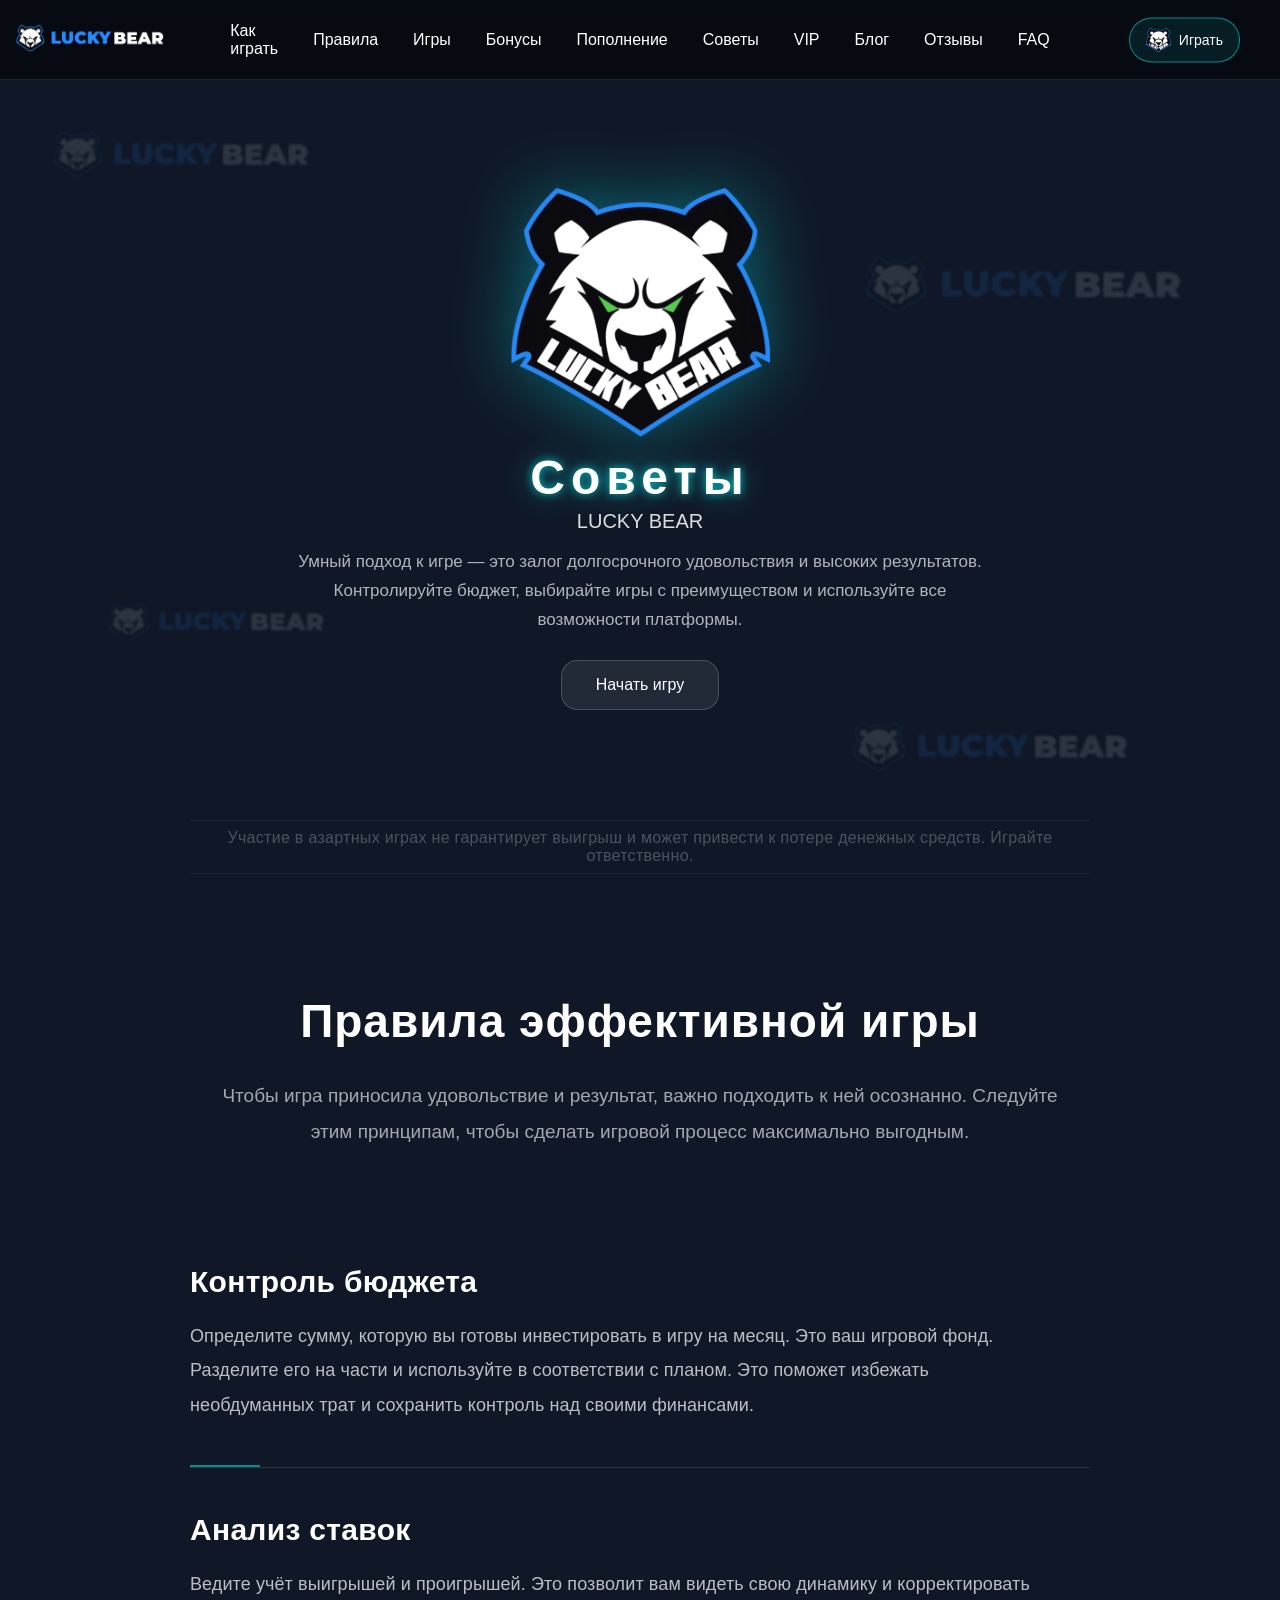
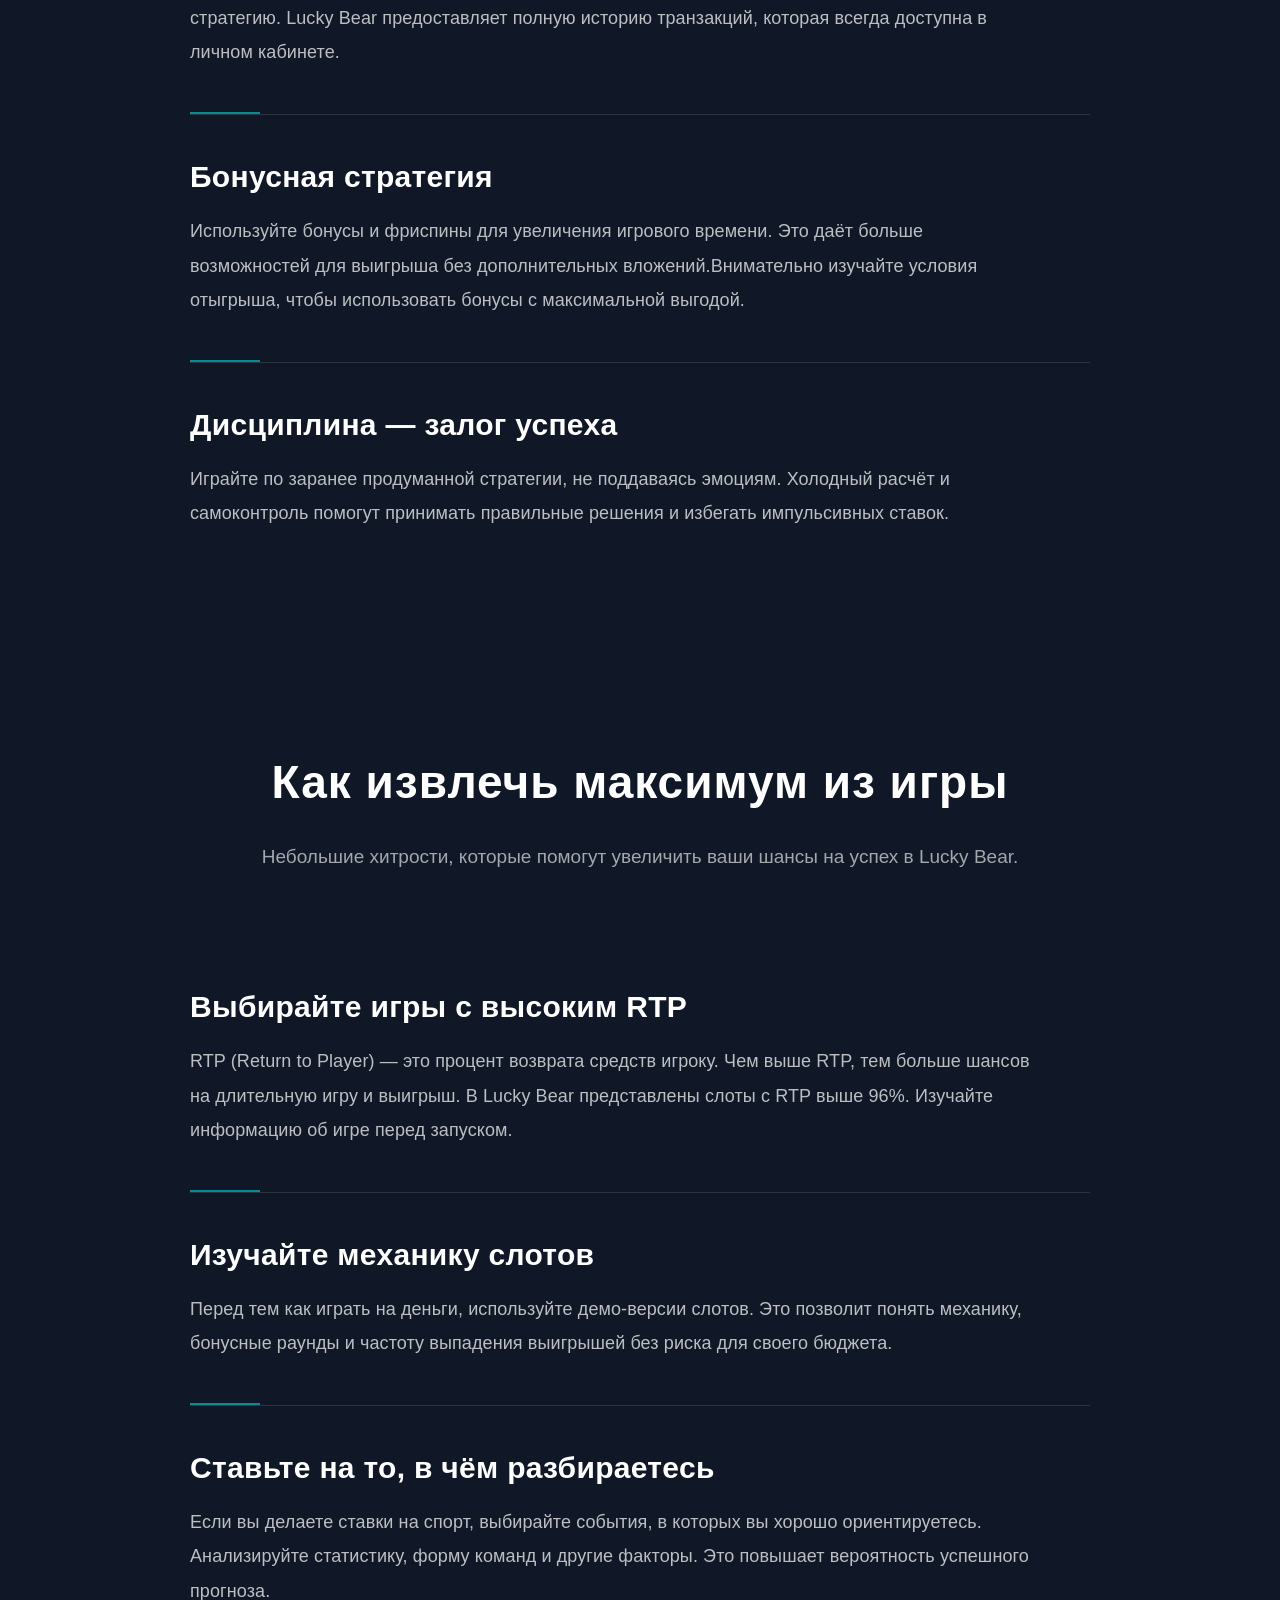
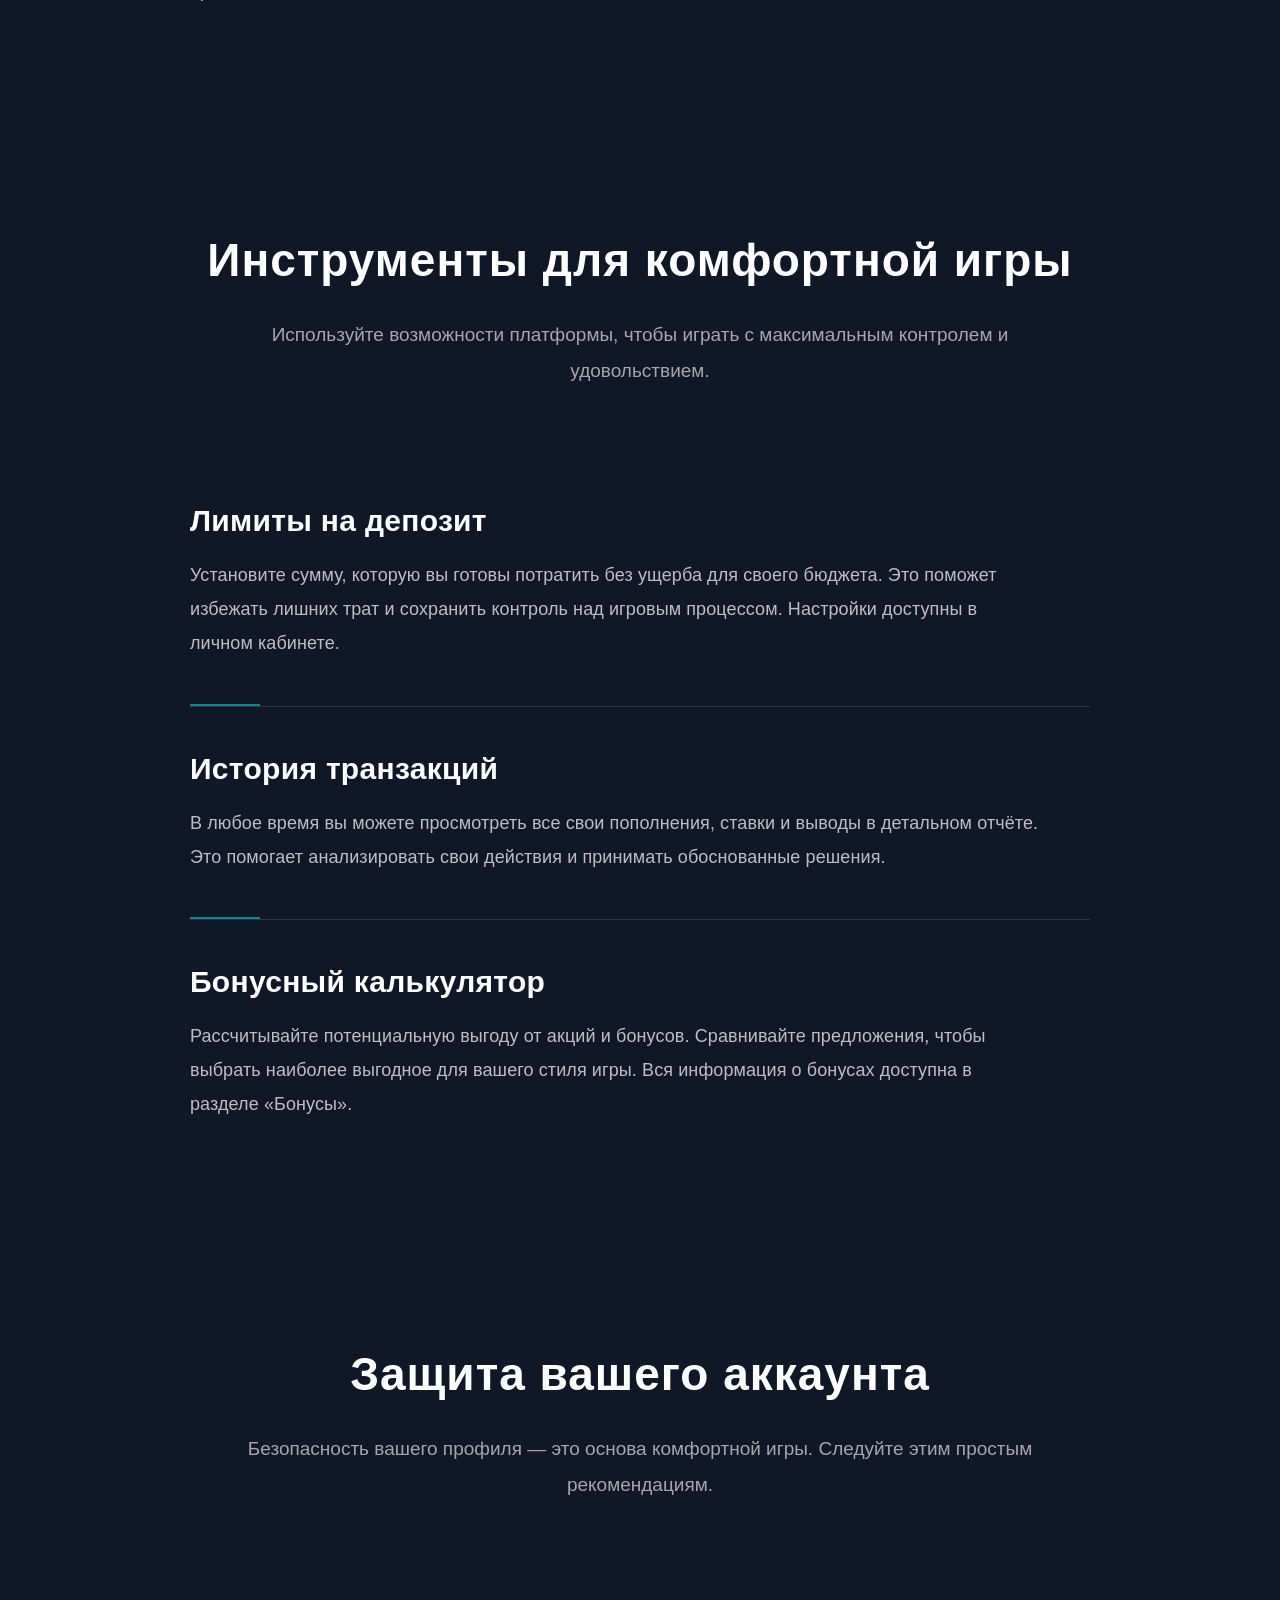
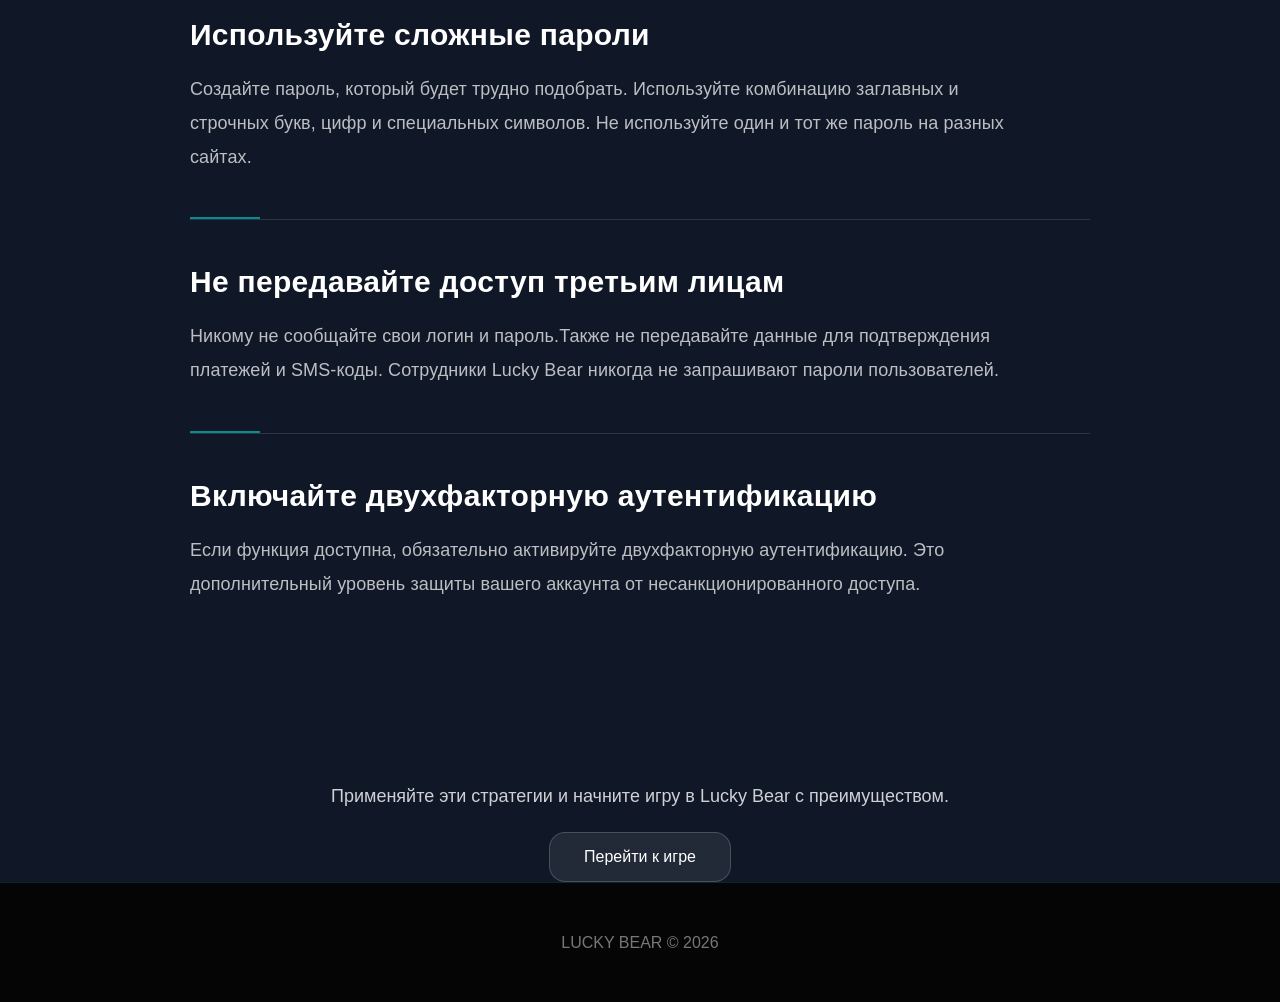
<file: responsible.html>
<!DOCTYPE html>
<html lang="ru">
<head>
    <meta charset="UTF-8">
    <meta name="viewport" content="width=device-width, initial-scale=1.0">
    <title>Как играть и выигрывать в Lucky Bear — стратегии, лимиты, контроль</title>
    <link rel="canonical" href="https://casino-lucky-bear.ru/responsible.html" />
    <meta name="description" content="Советы по игре в Lucky Bear: контроль бюджета, выбор игр с высоким RTP, бонусные стратегии и инструменты для комфортной игры.">

    <link rel="icon" type="image/png" href="/images/logo.png">
    <link rel="stylesheet" href="style.css">
      <script type="application/ld+json">
{
  "@context": "https://schema.org",
  "@type": "BreadcrumbList",
  "itemListElement": [
    {
      "@type": "ListItem",
      "position": 1,
      "name": "Главная",
      "item": "https://casino-lucky-bear.ru/"
    },
    {
      "@type": "ListItem",
      "position": 2,
      "name": "Советы",
      "item": "https://casino-lucky-bear.ru/responsible.html"
    }
  ]
}
</script>

<script type="application/ld+json">
{
  "@context": "https://schema.org",
  "@type": "WebSite",
  "name": "Lucky Bear",
  "url": "https://casino-lucky-bear.ru",
  "potentialAction": {
    "@type": "SearchAction",
    "target": {
      "@type": "EntryPoint",
      "urlTemplate": "https://casino-lucky-bear.ru/search?q={search_term_string}"
    },
    "query-input": "required name=search_term_string"
  }
}
</script>

<script type="application/ld+json">
{
  "@context": "https://schema.org",
  "@type": "Organization",
  "name": "Lucky Bear",
  "url": "https://casino-lucky-bear.ru",
  "logo": "https://casino-lucky-bear.ru/images/logo.png"
}
</script>
</head>
<body>
    <div class="bear-background"></div>

    <header>
        <a href="index.html" class="brand-icon">
            <img src="images/menu-logo.png" alt="LUCKY BEAR">
        </a>
  <nav class="nav" id="mobileNav">
    <a href="how-to-play.html" class="nav-link">Как играть</a>
    <a href="rules.html" class="nav-link">Правила</a>
    <a href="games.html" class="nav-link">Игры</a>
    <a href="bonus.html" class="nav-link">Бонусы</a>
    <a href="payment.html" class="nav-link">Пополнение</a>
    <a href="responsible.html" class="nav-link">Советы</a>
    <a href="vip.html" class="nav-link">VIP</a>
    <a href="blog.html" class="nav-link">Блог</a>
    <a href="reviews.html" class="nav-link">Отзывы</a>
    <a href="faq.html" class="nav-link">FAQ</a>
</nav>
        <a href="https://lb777.xyz/5dsgV7" class="bot-button" rel="noreferrer noopener">
            <img src="images/logo.png" alt="LUCKY BEAR">
            <span>Играть</span>
        </a>
    </header>

    <!-- ===== ГЛАВНЫЙ ЭКРАН ===== -->
    <section class="hero" id="home">
        <img src="images/logo.png" alt="LUCKY BEAR" class="logo">
        <div class="title">Советы</div>
<div class="subtitle">LUCKY BEAR</div>
        <p class="hero-description">
            Умный подход к игре — это залог долгосрочного удовольствия и высоких результатов. 
            Контролируйте бюджет, выбирайте игры с преимуществом и используйте все возможности платформы.
        </p>
        <div class="hero-buttons" style="display: flex; gap: 15px; justify-content: center; flex-wrap: wrap; margin-bottom: 20px;">
            <a href="https://lb777.xyz/5dsgV7" class="main-button" rel="noreferrer noopener">Начать игру</a>
        </div>
    </section>

    <!-- ===== ПРЕДУПРЕЖДЕНИЕ ===== -->
    <div style="max-width: 900px; margin: 0 auto 30px; padding: 8px 0; text-align: center; font-size: 16px; color: rgba(255,255,255,0.25); letter-spacing: 0.3px; border-top: 1px solid rgba(255,255,255,0.05); border-bottom: 1px solid rgba(255,255,255,0.05);">
        Участие в азартных играх не гарантирует выигрыш и может привести к потере денежных средств. Играйте ответственно.
    </div>

    <!-- ===== БЛОК 1: ПРАВИЛА ЭФФЕКТИВНОЙ ИГРЫ ===== -->
    <section id="rules">
        <h2 class="section-title">Правила эффективной игры</h2>
        <p class="section-description">
            Чтобы игра приносила удовольствие и результат, важно подходить к ней осознанно. 
            Следуйте этим принципам, чтобы сделать игровой процесс максимально выгодным.
        </p>

        <div class="info-block">
            <h3>Контроль бюджета</h3>
            <p>
                Определите сумму, которую вы готовы инвестировать в игру на месяц. Это ваш игровой фонд. 
                Разделите его на части и используйте в соответствии с планом. Это поможет избежать необдуманных трат 
                и сохранить контроль над своими финансами.
            </p>
        </div>

        <div class="info-block">
            <h3>Анализ ставок</h3>
            <p>
                Ведите учёт выигрышей и проигрышей. Это позволит вам видеть свою динамику и корректировать стратегию. 
                Lucky Bear предоставляет полную историю транзакций, которая всегда доступна в личном кабинете.
            </p>
        </div>

        <div class="info-block">
            <h3>Бонусная стратегия</h3>
            <p>
                Используйте бонусы и фриспины для увеличения игрового времени. Это даёт больше возможностей для выигрыша 
                без дополнительных вложений.Внимательно изучайте условия отыгрыша, чтобы использовать бонусы с максимальной выгодой.
            </p>
        </div>

        <div class="info-block" style="border-bottom: none;">
            <h3>Дисциплина — залог успеха</h3>
            <p>
                Играйте по заранее продуманной стратегии, не поддаваясь эмоциям. Холодный расчёт и самоконтроль помогут 
                принимать правильные решения и избегать импульсивных ставок.
            </p>
        </div>
    </section>

    <!-- ===== БЛОК 2: КАК ИЗВЛЕЧЬ МАКСИМУМ ===== -->
    <section id="strategies">
        <h2 class="section-title">Как извлечь максимум из игры</h2>
        <p class="section-description">
            Небольшие хитрости, которые помогут увеличить ваши шансы на успех в Lucky Bear.
        </p>

        <div class="info-block">
            <h3>Выбирайте игры с высоким RTP</h3>
            <p>
                RTP (Return to Player) — это процент возврата средств игроку. Чем выше RTP, тем больше шансов на длительную 
                игру и выигрыш. В Lucky Bear представлены слоты с RTP выше 96%. Изучайте информацию об игре перед запуском.
            </p>
        </div>

        <div class="info-block">
            <h3>Изучайте механику слотов</h3>
            <p>
                Перед тем как играть на деньги, используйте демо-версии слотов. Это позволит понять механику, бонусные раунды 
                и частоту выпадения выигрышей без риска для своего бюджета.
            </p>
        </div>

        <div class="info-block" style="border-bottom: none;">
            <h3>Ставьте на то, в чём разбираетесь</h3>
            <p>
                Если вы делаете ставки на спорт, выбирайте события, в которых вы хорошо ориентируетесь. 
                Анализируйте статистику, форму команд и другие факторы. Это повышает вероятность успешного прогноза.
            </p>
        </div>
    </section>

    <!-- ===== БЛОК 3: ИНСТРУМЕНТЫ ===== -->
    <section id="tools">
        <h2 class="section-title">Инструменты для комфортной игры</h2>
        <p class="section-description">
            Используйте возможности платформы, чтобы играть с максимальным контролем и удовольствием.
        </p>

        <div class="info-block">
            <h3>Лимиты на депозит</h3>
            <p>
                Установите сумму, которую вы готовы потратить без ущерба для своего бюджета. Это поможет избежать лишних трат 
                и сохранить контроль над игровым процессом. Настройки доступны в личном кабинете.
            </p>
        </div>

        <div class="info-block">
            <h3>История транзакций</h3>
            <p>
                В любое время вы можете просмотреть все свои пополнения, ставки и выводы в детальном отчёте. 
                Это помогает анализировать свои действия и принимать обоснованные решения.
            </p>
        </div>

        <div class="info-block" style="border-bottom: none;">
            <h3>Бонусный калькулятор</h3>
            <p>
                Рассчитывайте потенциальную выгоду от акций и бонусов. Сравнивайте предложения, чтобы выбрать наиболее выгодное 
                для вашего стиля игры. Вся информация о бонусах доступна в разделе «Бонусы».
            </p>
        </div>
    </section>

    <!-- ===== БЛОК 4: ЗАЩИТА АККАУНТА ===== -->
    <section id="security">
        <h2 class="section-title">Защита вашего аккаунта</h2>
        <p class="section-description">
            Безопасность вашего профиля — это основа комфортной игры. Следуйте этим простым рекомендациям.
        </p>

        <div class="info-block">
            <h3>Используйте сложные пароли</h3>
            <p>
                Создайте пароль, который будет трудно подобрать. Используйте комбинацию заглавных и строчных букв, цифр 
                и специальных символов. Не используйте один и тот же пароль на разных сайтах.
            </p>
        </div>

        <div class="info-block">
            <h3>Не передавайте доступ третьим лицам</h3>
            <p>
                Никому не сообщайте свои логин и пароль.Также не передавайте данные для подтверждения платежей и SMS-коды. 
                Сотрудники Lucky Bear никогда не запрашивают пароли пользователей.
            </p>
        </div>

        <div class="info-block" style="border-bottom: none;">
            <h3>Включайте двухфакторную аутентификацию</h3>
            <p>
                Если функция доступна, обязательно активируйте двухфакторную аутентификацию. 
                Это дополнительный уровень защиты вашего аккаунта от несанкционированного доступа.
            </p>
        </div>
    </section>

    <!-- ===== МОТИВАЦИОННЫЙ БЛОК ===== -->
    <div style="max-width: 900px; margin: 50px auto 0; text-align: center;">
        <p style="color: rgba(255,255,255,0.8); font-size: 18px; max-width: 700px; margin: 0 auto 25px;">
            Применяйте эти стратегии и начните игру в Lucky Bear с преимуществом.
        </p>
        <a href="https://lb777.xyz/5dsgV7" class="main-button" rel="noreferrer noopener" style="display: inline-block;">
            Перейти к игре
        </a>
    </div>

    <footer>LUCKY BEAR © 2026</footer>

    <script>
        // ===== ЭФФЕКТ РАСТВОРЕНИЯ ЛОГОТИПА =====
        const logo = document.querySelector(".logo");
        const hero = document.querySelector(".hero");
        window.addEventListener("scroll", () => {
            let scroll = window.scrollY;
            let opacity = 1 - scroll / 500;
            let scale = 1 - scroll / 1500;
            if(opacity < 0) opacity = 0;
            if(scale < 0.7) scale = 0.7;
            logo.style.opacity = opacity;
            logo.style.transform = scale(${scale});
        });

        // ===== ПОЯВЛЕНИЕ БЛОКОВ =====
        const elements = document.querySelectorAll(".info-block");
        const observer = new IntersectionObserver(
            (entries) => {
                entries.forEach(entry => {
                    if(entry.isIntersecting) {
                        entry.target.style.opacity = "1";
                        entry.target.style.transform = "translateY(0)";
                    }
                });
            },
            { threshold: 0.15 }
        );
        elements.forEach(el => {
            el.style.opacity = "0";
            el.style.transform = "translateY(40px)";
            el.style.transition = "0.7s ease";
            observer.observe(el);
        });
    </script>
</body>
</html>
</file>
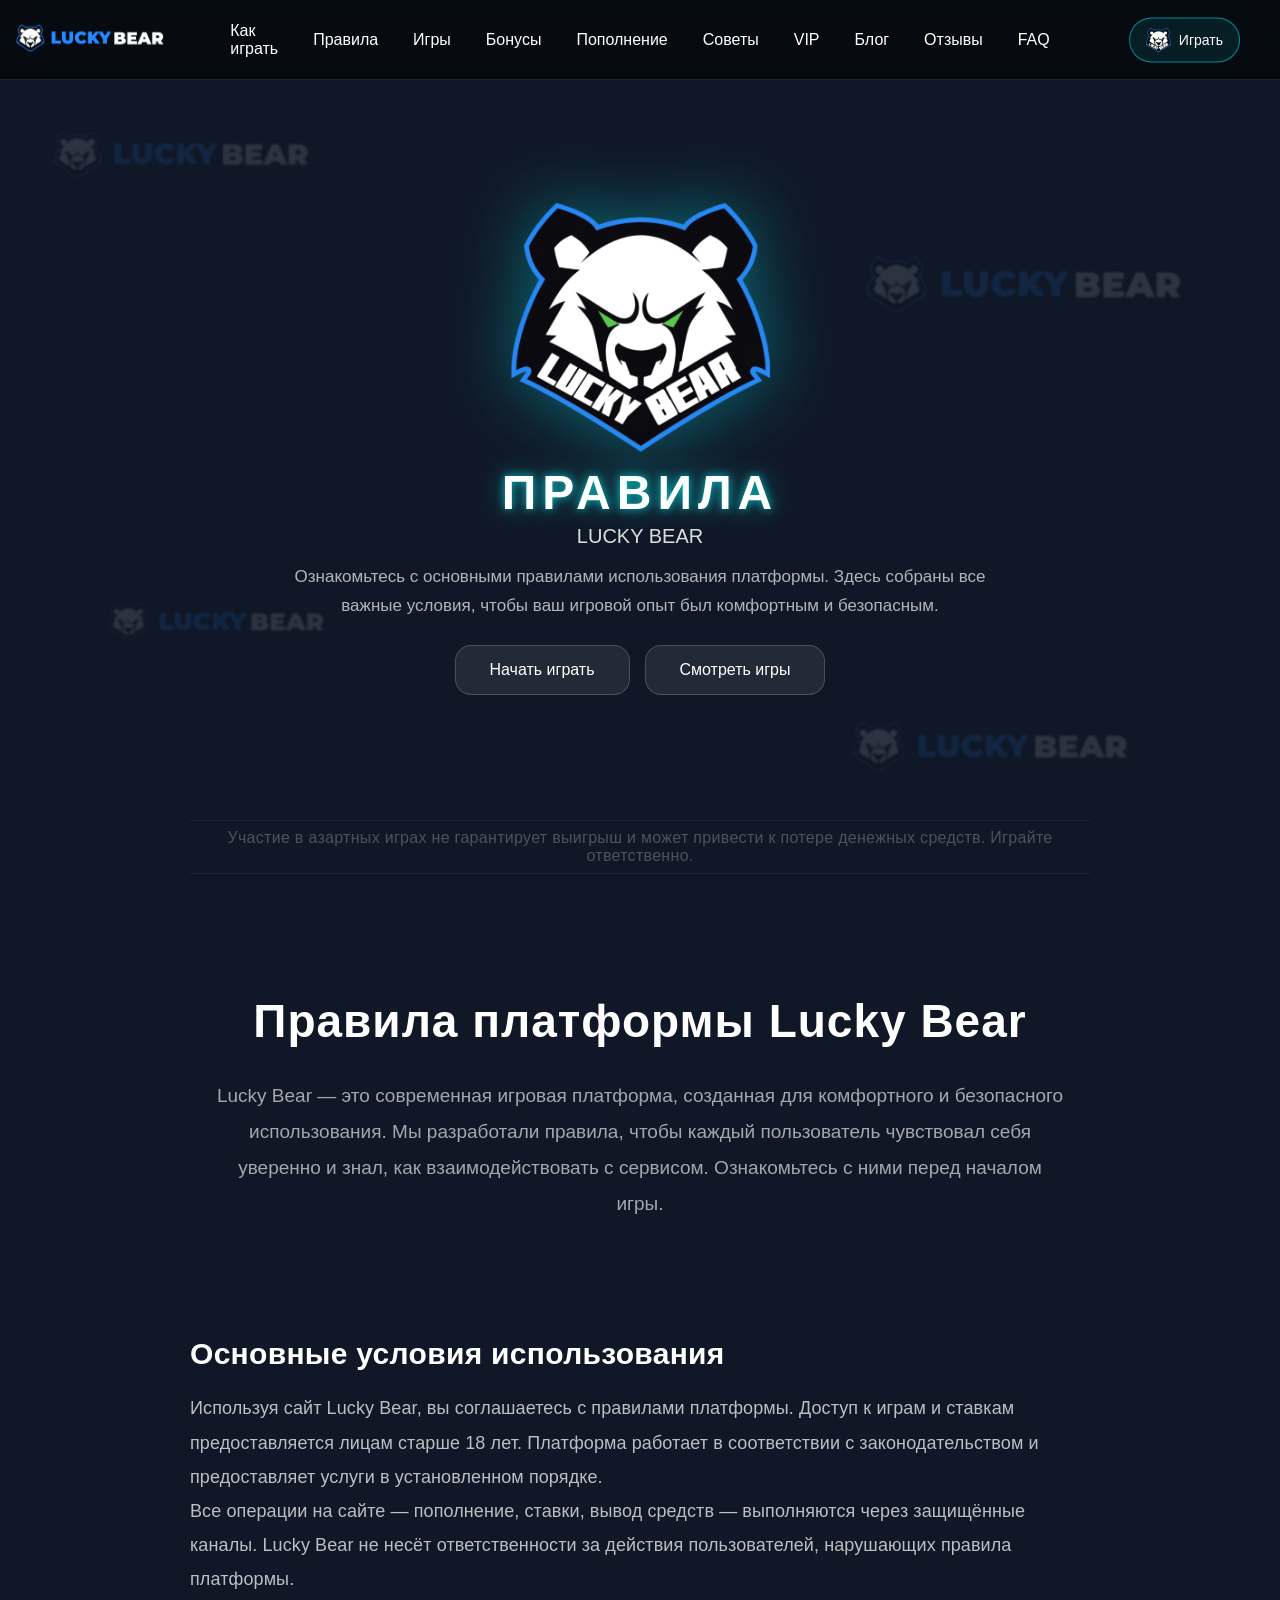
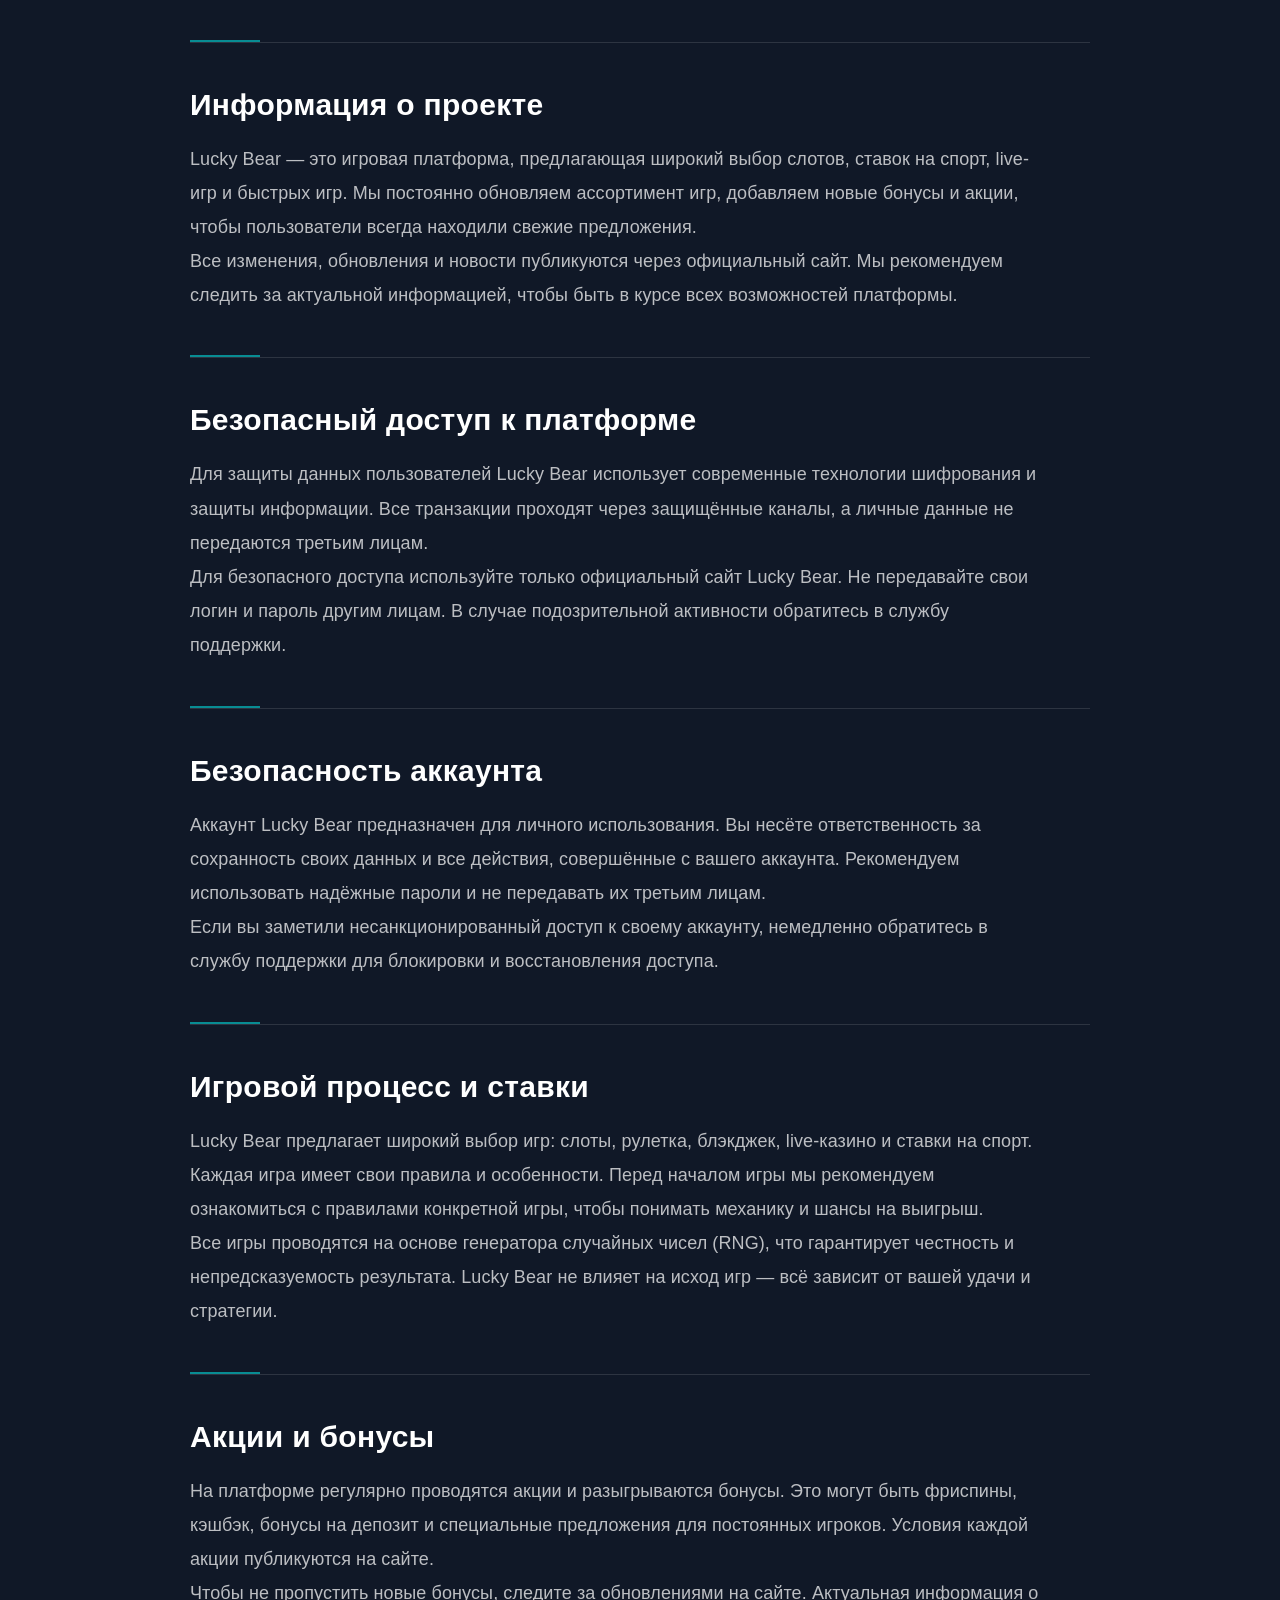
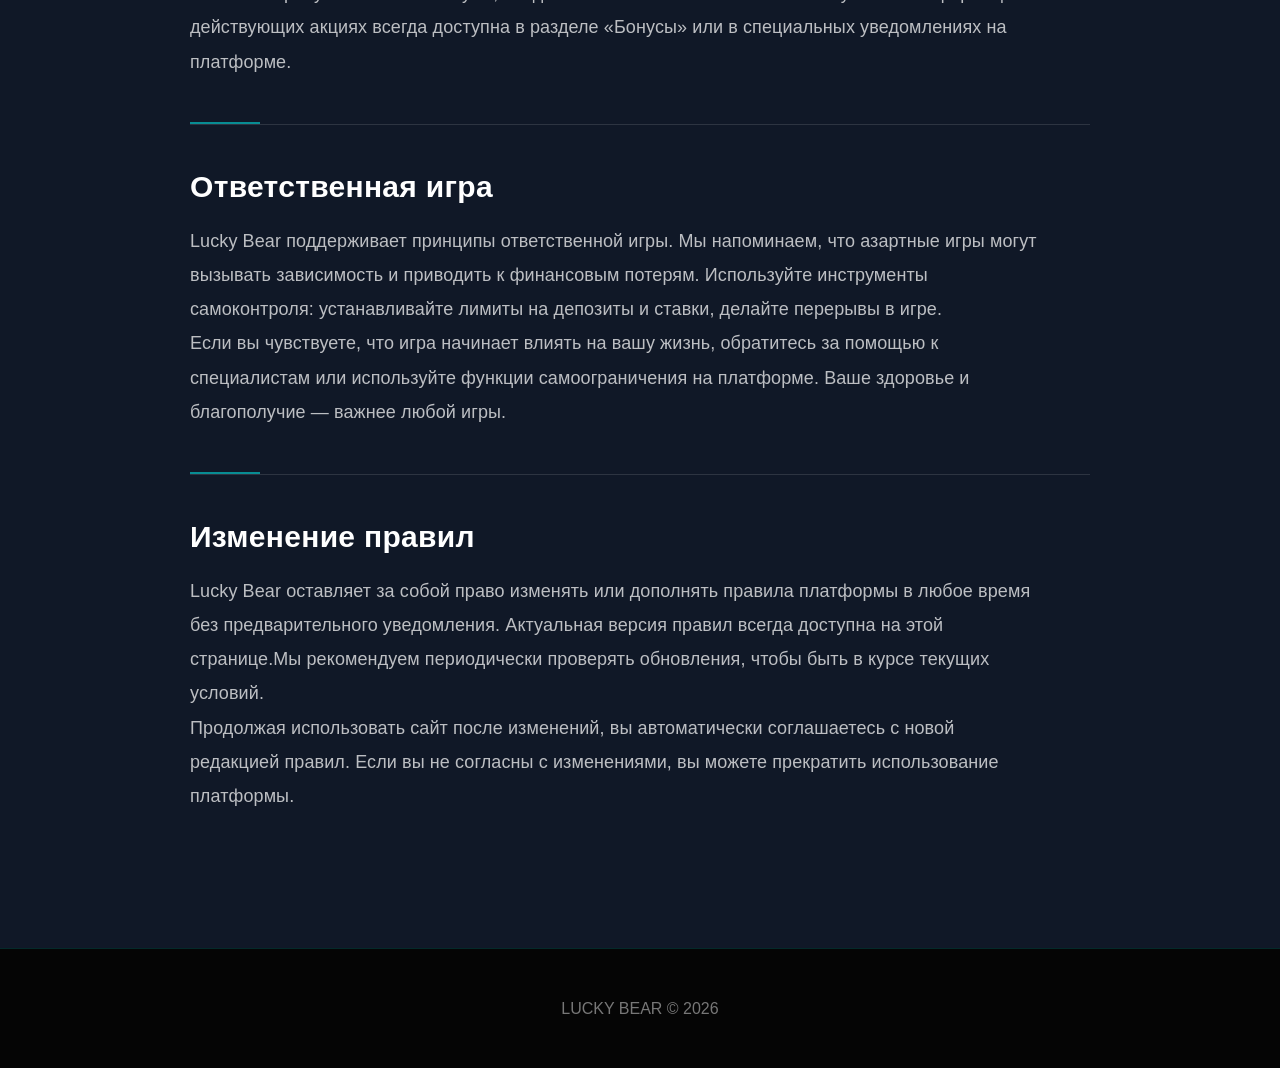
<file: rules.html>
<!DOCTYPE html>
<html lang="ru">

<head>
    <link rel="icon" type="image/png" href="/images/logo.png">
    <meta http-equiv="Content-Type" content="text/html; charset=UTF-8">
    <meta charset="UTF-8">
    <meta name="viewport" content="width=device-width, initial-scale=1.0">

    <title>Правила Lucky Bear — условия игры и использования</title>
    <meta name="description" content="Lucky Bear: официальные правила платформы — условия игры, безопасность, ответственная игра, защита аккаунта. Ознакомься перед началом!" />
    <link rel="canonical" href="https://casino-lucky-bear.ru/rules.html" />
    <link rel="stylesheet" href="style.css">
        <script type="application/ld+json">
{
  "@context": "https://schema.org",
  "@type": "BreadcrumbList",
  "itemListElement": [
    {
      "@type": "ListItem",
      "position": 1,
      "name": "Главная",
      "item": "https://casino-lucky-bear.ru/"
    },
    {
      "@type": "ListItem",
      "position": 2,
      "name": "Правила",
      "item": "https://casino-lucky-bear.ru/rules.html"
    }
  ]
}
</script>

<script type="application/ld+json">
{
  "@context": "https://schema.org",
  "@type": "WebSite",
  "name": "Lucky Bear",
  "url": "https://casino-lucky-bear.ru",
  "potentialAction": {
    "@type": "SearchAction",
    "target": {
      "@type": "EntryPoint",
      "urlTemplate": "https://casino-lucky-bear.ru/search?q={search_term_string}"
    },
    "query-input": "required name=search_term_string"
  }
}
</script>

<script type="application/ld+json">
{
  "@context": "https://schema.org",
  "@type": "Organization",
  "name": "Lucky Bear",
  "url": "https://casino-lucky-bear.ru",
  "logo": "https://casino-lucky-bear.ru/images/logo.png"
}
</script>
</head>

<body>
    <div class="bear-background"></div>

    <!-- ===== ХЕДЕР ===== -->
    <header>
        <a href="index.html" class="brand-icon">
            <img src="images/menu-logo.png" alt="LUCKY BEAR">
        </a>

      <nav class="nav" id="mobileNav">
    <a href="how-to-play.html" class="nav-link">Как играть</a>
    <a href="rules.html" class="nav-link">Правила</a>
    <a href="games.html" class="nav-link">Игры</a>
    <a href="bonus.html" class="nav-link">Бонусы</a>
    <a href="payment.html" class="nav-link">Пополнение</a>
    <a href="responsible.html" class="nav-link">Советы</a>
    <a href="vip.html" class="nav-link">VIP</a>
    <a href="blog.html" class="nav-link">Блог</a>
    <a href="reviews.html" class="nav-link">Отзывы</a>
    <a href="faq.html" class="nav-link">FAQ</a>
</nav>
        <a href="https://lb777.xyz/5dsgV7" class="bot-button" rel="noreferrer noopener">
            <img src="images/logo.png" alt="LUCKY BEAR">
            <span>Играть</span>
        </a>
    </header>

    <!-- ===== ГЛАВНЫЙ ЭКРАН (МИШКА) ===== -->
    <section class="hero" id="home">
        <img src="images/logo.png" alt="LUCKY BEAR" class="logo">
        <div class="title">ПРАВИЛА</div>
        <div class="subtitle">LUCKY BEAR</div>
        <p class="hero-description">
            Ознакомьтесь с основными правилами использования платформы. Здесь собраны все важные условия, чтобы ваш игровой опыт был комфортным и безопасным.
        </p>
        <div class="hero-buttons" style="display: flex; gap: 15px; justify-content: center; flex-wrap: wrap; margin-bottom: 20px;">
            <a href="https://lb777.xyz/5dsgV7" class="main-button" rel="noreferrer noopener">Начать играть</a>
            <a href="games.html" class="main-button">Смотреть игры</a>
        </div>
    </section>

    <!-- ===== ПРЕДУПРЕЖДЕНИЕ ===== -->
    <div style="max-width: 900px; margin: 0 auto 30px; padding: 8px 0; text-align: center; font-size: 16px; color: rgba(255,255,255,0.25); letter-spacing: 0.3px; border-top: 1px solid rgba(255,255,255,0.05); border-bottom: 1px solid rgba(255,255,255,0.05);">
        Участие в азартных играх не гарантирует выигрыш и может привести к потере денежных средств. Играйте ответственно.
    </div>

    <!-- ===== ОСНОВНОЙ КОНТЕНТ ===== -->
    <section id="rules">
        <h2 class="section-title">Правила платформы Lucky Bear</h2>
        <p class="section-description">
            Lucky Bear — это современная игровая платформа, созданная для комфортного и безопасного использования. Мы разработали правила, чтобы каждый пользователь чувствовал себя уверенно и знал, как взаимодействовать с сервисом. Ознакомьтесь с ними перед началом игры.
        </p>

        <!-- БЛОК 1: Основные условия -->
        <div class="info-block">
            <h3>Основные условия использования</h3>
            <p>
                Используя сайт Lucky Bear, вы соглашаетесь с правилами платформы. Доступ к играм и ставкам предоставляется лицам старше 18 лет. Платформа работает в соответствии с законодательством и предоставляет услуги в установленном порядке.
            </p>
            <p>
                Все операции на сайте — пополнение, ставки, вывод средств — выполняются через защищённые каналы. Lucky Bear не несёт ответственности за действия пользователей, нарушающих правила платформы.
            </p>
        </div>

        <!-- БЛОК 2: Информация о проекте -->
        <div class="info-block">
            <h3>Информация о проекте</h3>
            <p>Lucky Bear — это игровая платформа, предлагающая широкий выбор слотов, ставок на спорт, live-игр и быстрых игр. Мы постоянно обновляем ассортимент игр, добавляем новые бонусы и акции, чтобы пользователи всегда находили свежие предложения.
            </p>
            <p>
                Все изменения, обновления и новости публикуются через официальный сайт. Мы рекомендуем следить за актуальной информацией, чтобы быть в курсе всех возможностей платформы.
            </p>
        </div>

        <!-- БЛОК 3: Безопасный доступ -->
        <div class="info-block">
            <h3>Безопасный доступ к платформе</h3>
            <p>
                Для защиты данных пользователей Lucky Bear использует современные технологии шифрования и защиты информации. Все транзакции проходят через защищённые каналы, а личные данные не передаются третьим лицам.
            </p>
            <p>
                Для безопасного доступа используйте только официальный сайт Lucky Bear. Не передавайте свои логин и пароль другим лицам. В случае подозрительной активности обратитесь в службу поддержки.
            </p>
        </div>

        <!-- БЛОК 4: Безопасность аккаунта -->
        <div class="info-block">
            <h3>Безопасность аккаунта</h3>
            <p>
                Аккаунт Lucky Bear предназначен для личного использования. Вы несёте ответственность за сохранность своих данных и все действия, совершённые с вашего аккаунта. Рекомендуем использовать надёжные пароли и не передавать их третьим лицам.
            </p>
            <p>
                Если вы заметили несанкционированный доступ к своему аккаунту, немедленно обратитесь в службу поддержки для блокировки и восстановления доступа.
            </p>
        </div>

        <!-- БЛОК 5: Игровой процесс -->
        <div class="info-block">
            <h3>Игровой процесс и ставки</h3>
            <p>
                Lucky Bear предлагает широкий выбор игр: слоты, рулетка, блэкджек, live-казино и ставки на спорт. Каждая игра имеет свои правила и особенности. Перед началом игры мы рекомендуем ознакомиться с правилами конкретной игры, чтобы понимать механику и шансы на выигрыш.
            </p>
            <p>
                Все игры проводятся на основе генератора случайных чисел (RNG), что гарантирует честность и непредсказуемость результата. Lucky Bear не влияет на исход игр — всё зависит от вашей удачи и стратегии.
            </p>
        </div>

        <!-- БЛОК 6: Акции и бонусы -->
        <div class="info-block">
            <h3>Акции и бонусы</h3>
            <p>
                На платформе регулярно проводятся акции и разыгрываются бонусы. Это могут быть фриспины, кэшбэк, бонусы на депозит и специальные предложения для постоянных игроков. Условия каждой акции публикуются на сайте.
            </p>
            <p>
                Чтобы не пропустить новые бонусы, следите за обновлениями на сайте. Актуальная информация о действующих акциях всегда доступна в разделе «Бонусы» или в специальных уведомлениях на платформе.
            </p>
        </div>

        <!-- БЛОК 7: Ответственная игра -->
        <div class="info-block">
            <h3>Ответственная игра</h3>
            <p>
                Lucky Bear поддерживает принципы ответственной игры. Мы напоминаем, что азартные игры могут вызывать зависимость и приводить к финансовым потерям. Используйте инструменты самоконтроля: устанавливайте лимиты на депозиты и ставки, делайте перерывы в игре.
            </p>
            <p>
                Если вы чувствуете, что игра начинает влиять на вашу жизнь, обратитесь за помощью к специалистам или используйте функции самоограничения на платформе. Ваше здоровье и благополучие — важнее любой игры.
            </p>
        </div>

        <!-- БЛОК 8: Изменение правил -->
        <div class="info-block">
            <h3>Изменение правил</h3>
            <p>
                Lucky Bear оставляет за собой право изменять или дополнять правила платформы в любое время без предварительного уведомления. Актуальная версия правил всегда доступна на этой странице.Мы рекомендуем периодически проверять обновления, чтобы быть в курсе текущих условий.
            </p>
            <p>
                Продолжая использовать сайт после изменений, вы автоматически соглашаетесь с новой редакцией правил. Если вы не согласны с изменениями, вы можете прекратить использование платформы.
            </p>
        </div>
    </section>

    <!-- ===== ФУТЕР ===== -->
    <footer>
        LUCKY BEAR © 2026
    </footer>

    <!-- ===== СКРИПТЫ ===== -->
    <script>
        // ===== ЭФФЕКТ РАСТВОРЕНИЯ ЛОГОТИПА ПРИ СКРОЛЛЕ =====
        const logo = document.querySelector(".logo");
        const hero = document.querySelector(".hero");

        window.addEventListener("scroll", () => {
            let scroll = window.scrollY;
            let opacity = 1 - scroll / 500;
            let scale = 1 - scroll / 1500;
            if (opacity < 0) opacity = 0;
            if (scale < 0.7) scale = 0.7;
            logo.style.opacity = opacity;
            logo.style.transform = scale(${scale});
        });

        // ===== ПОЯВЛЕНИЕ БЛОКОВ ПРИ СКРОЛЛЕ =====
        const elements = document.querySelectorAll(".info-block");
        const observer = new IntersectionObserver((entries) => {
            entries.forEach(entry => {
                if (entry.isIntersecting) {
                    entry.target.style.opacity = "1";
                    entry.target.style.transform = "translateY(0)";
                }
            });
        }, { threshold: 0.15 });

        elements.forEach(el => {
            el.style.opacity = "0";
            el.style.transform = "translateY(40px)";
            el.style.transition = "0.7s ease";
            observer.observe(el);
        });

        // ===== ПОДСВЕТКА АКТИВНОГО ПУНКТА МЕНЮ =====
        document.addEventListener('DOMContentLoaded', function() {
            const navLinks = document.querySelectorAll('.nav-link');
            const currentPage = window.location.pathname.split('/').pop() || 'index.html';
            navLinks.forEach(link => {
                const href = link.getAttribute('href');
                if (href === currentPage) {
                    link.classList.add('active');
                } else {
                    link.classList.remove('active');
                }
            });
        });
    </script>
</body>

</html>
</file>
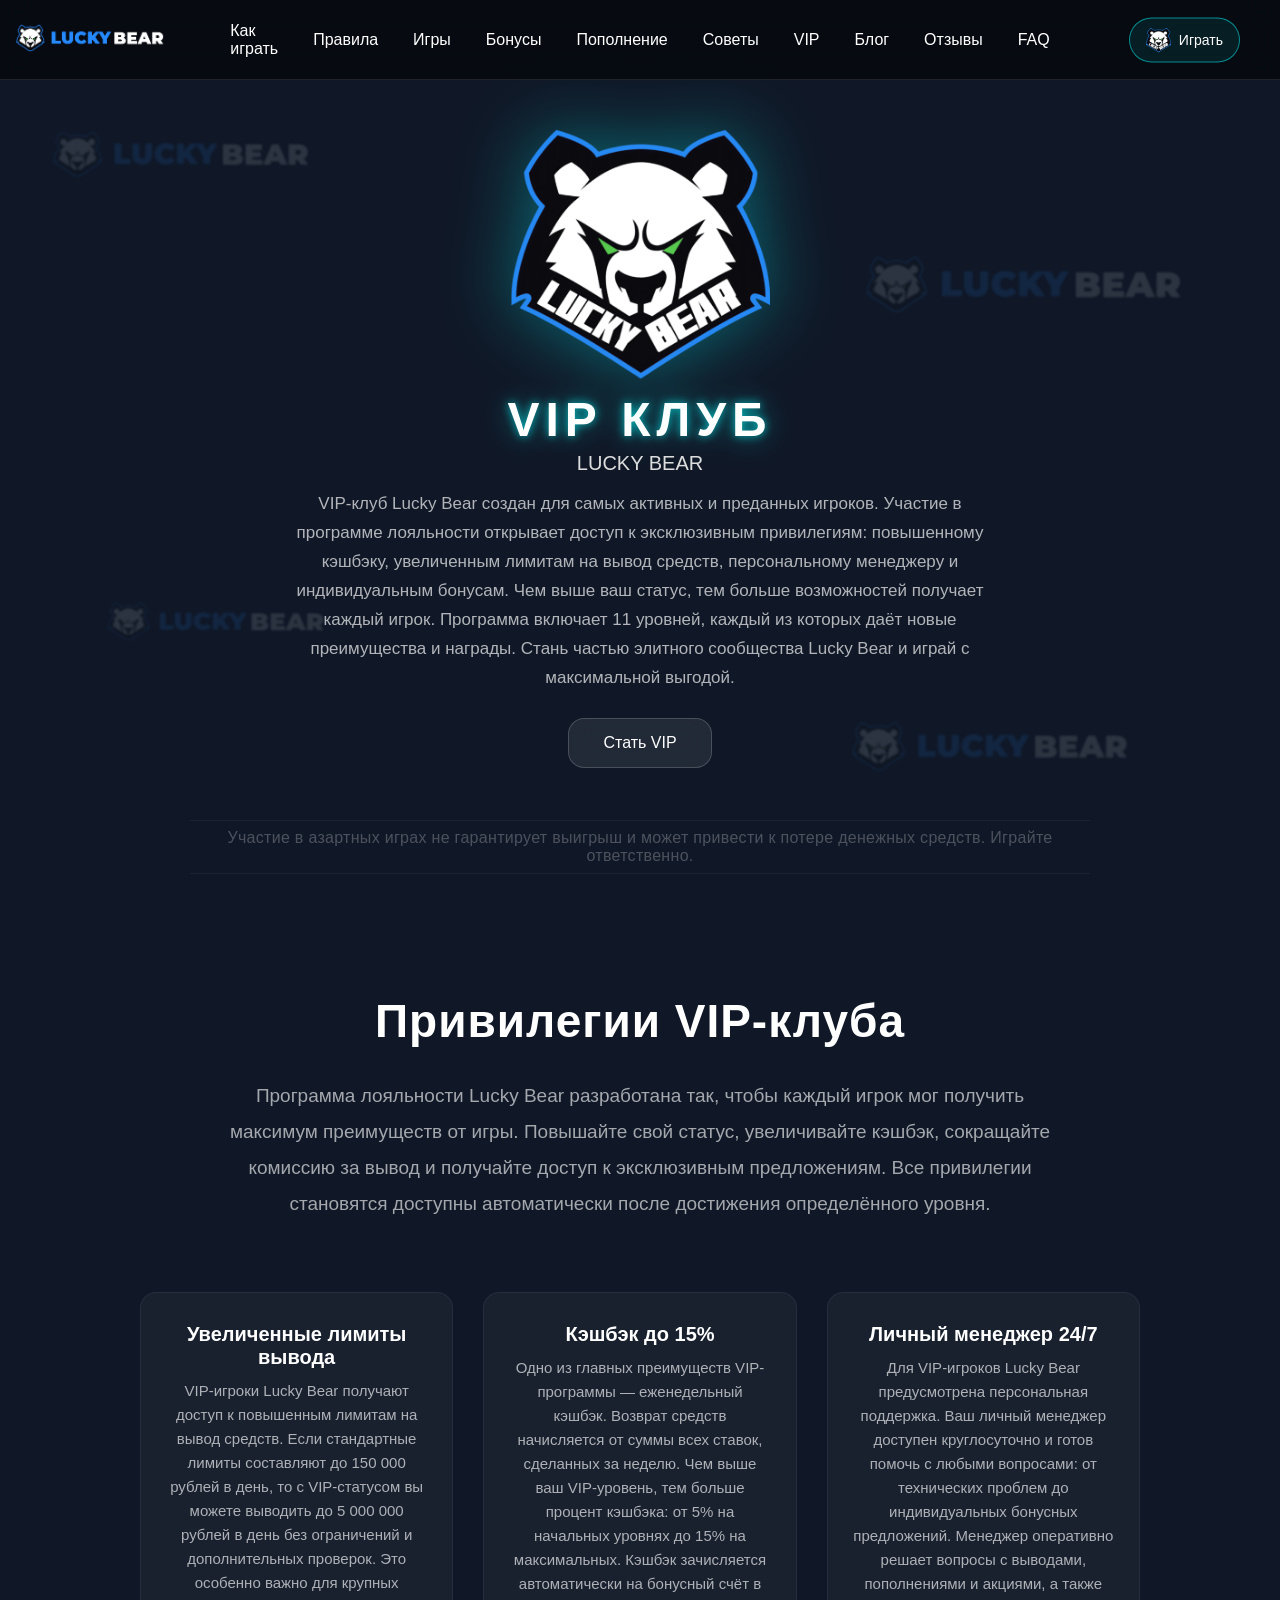
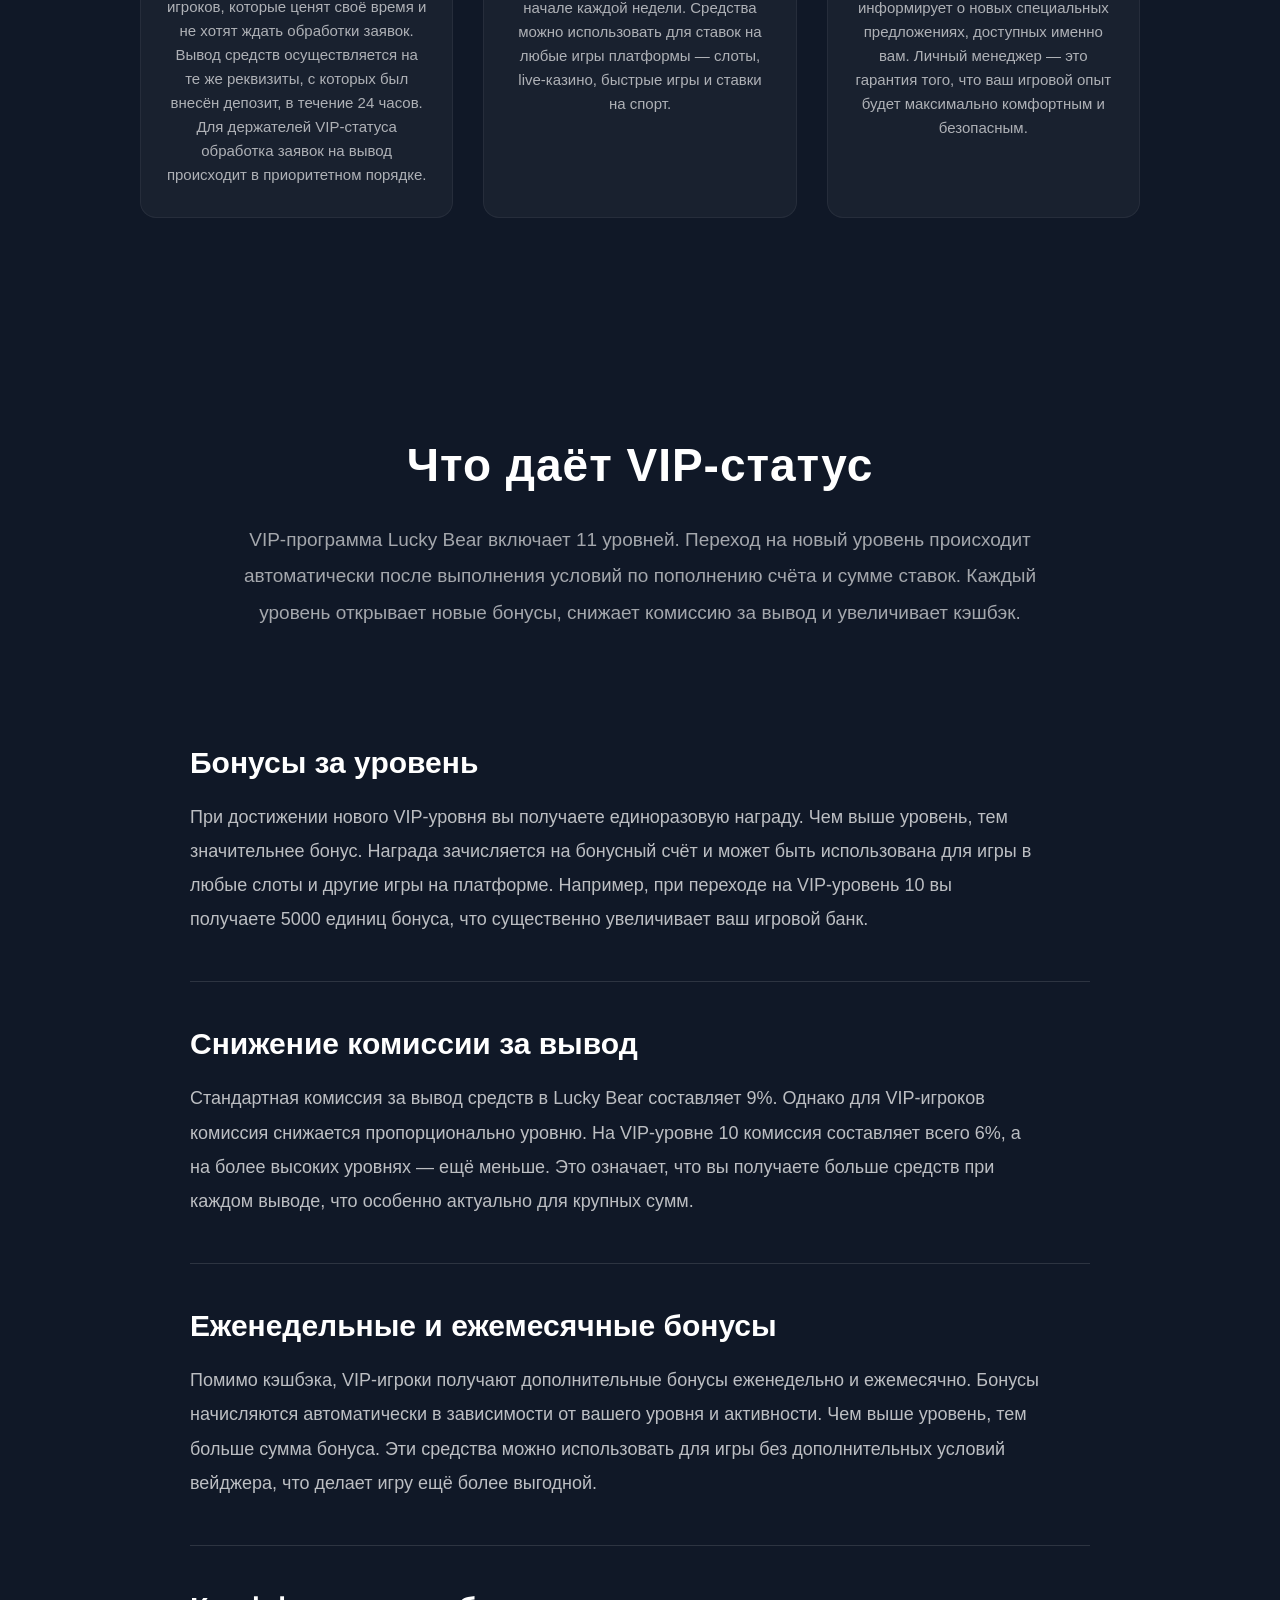
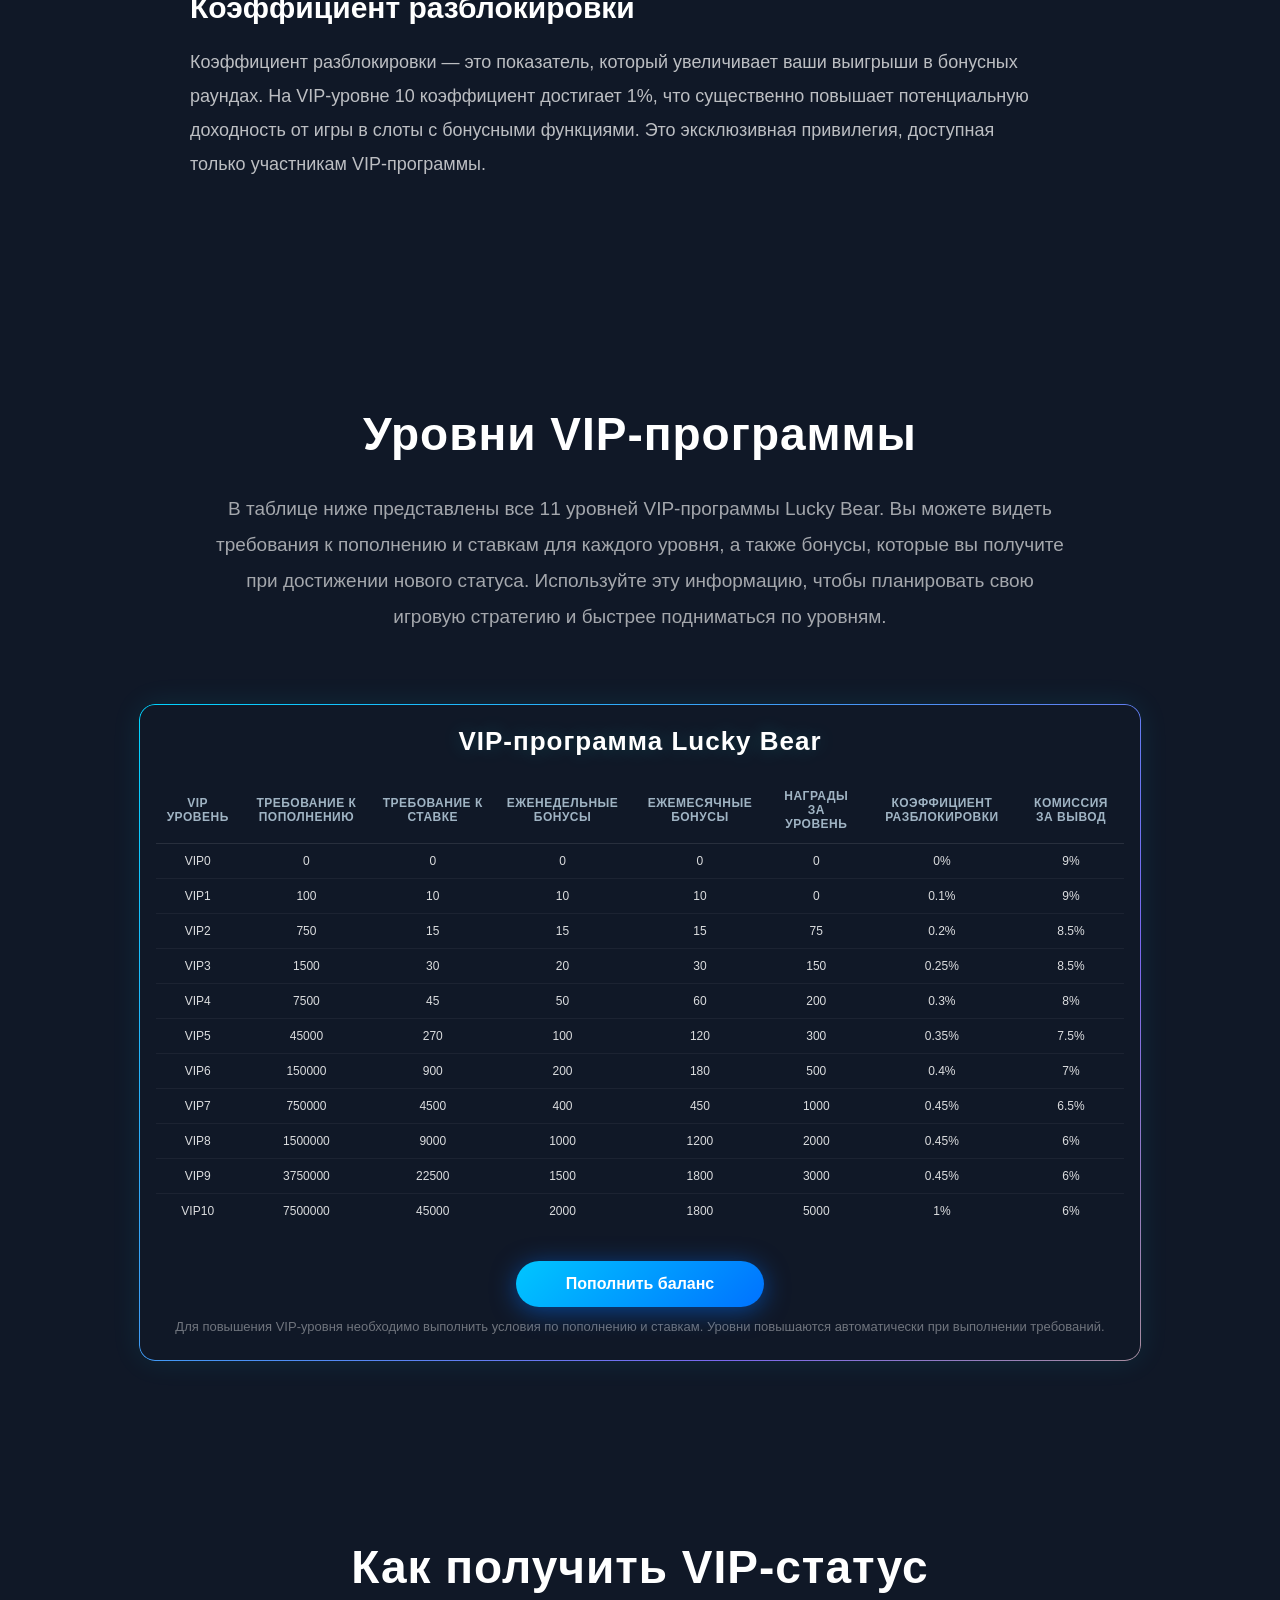
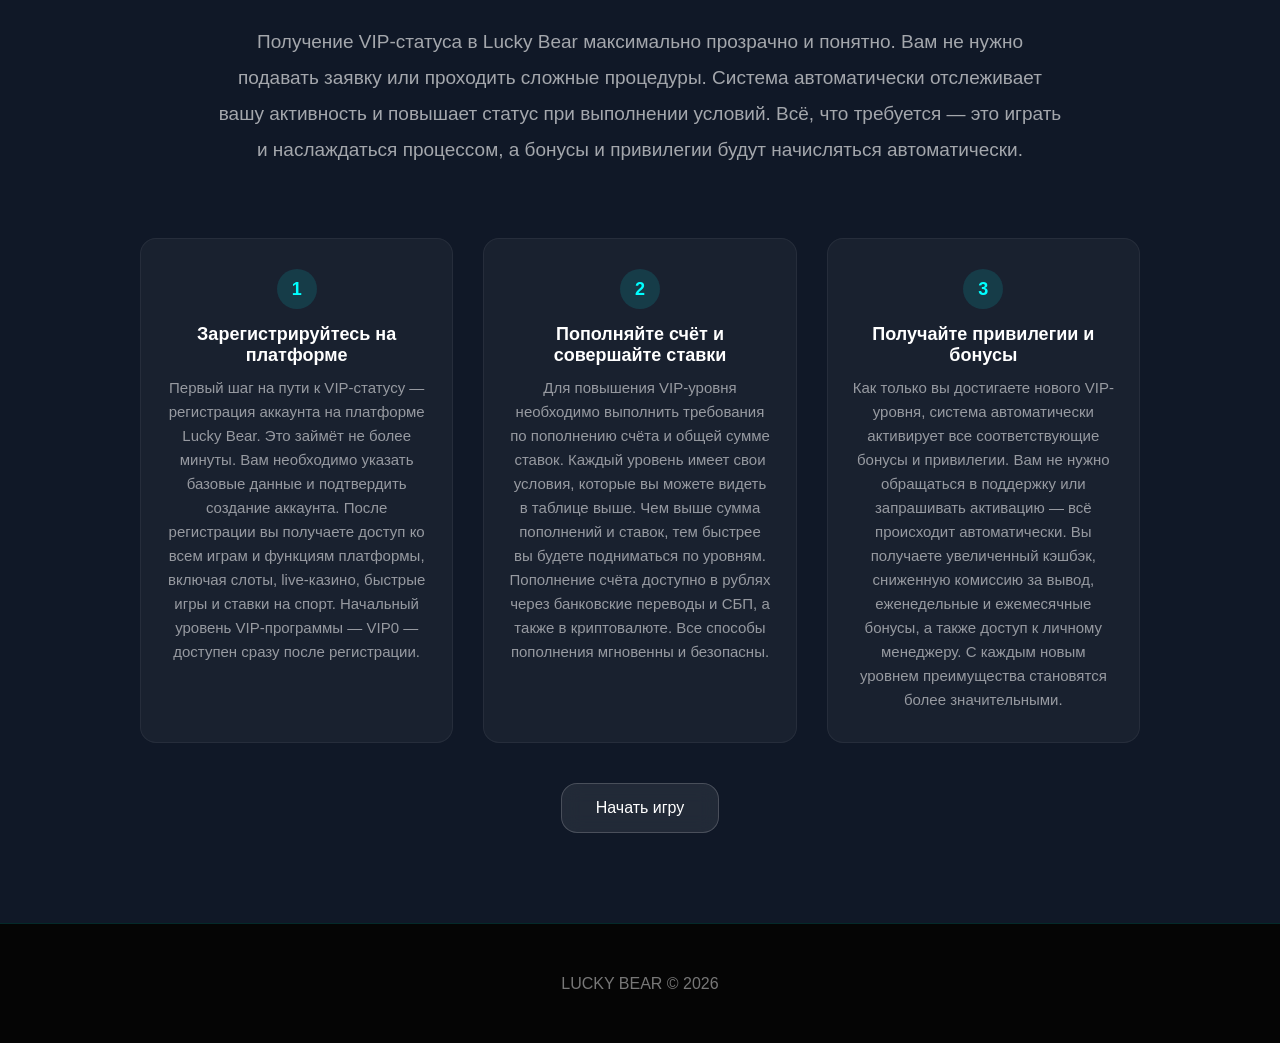
<file: vip.html>
<!DOCTYPE html>
<html lang="ru">
<head>
    <meta charset="UTF-8">
    <meta name="viewport" content="width=device-width, initial-scale=1.0">
    <title>VIP-клуб Lucky Bear — привилегии, кэшбэк, повышенные лимиты</title>
    <meta name="description" content="VIP-клуб Lucky Bear: 11 уровней, кэшбэк до 15%, увеличенные лимиты вывода, личный менеджер. Стань VIP-игроком и получи эксклюзивные привилегии!" />
    <link rel="canonical" href="https://casino-lucky-bear.ru/vip.html" />
    <link rel="icon" type="image/png" href="/images/logo.png">
    <link rel="stylesheet" href="style.css">
    
    <style>
        .vip-hero-description {
            max-width: 700px;
            margin: 20px auto 0;
            color: rgba(255,255,255,0.68);
            font-size: 17px;
            line-height: 1.7;
            text-align: center;
        }

        .vip-privileges {
            display: grid;
            grid-template-columns: repeat(3, 1fr);
            gap: 30px;
            max-width: 1000px;
            margin: 40px auto;
        }

        .vip-privilege-card {
            background: rgba(255,255,255,0.04);
            border-radius: 16px;
            padding: 30px 25px;
            text-align: center;
            border: 1px solid rgba(255,255,255,0.06);
            transition: all 0.3s ease;
        }

        .vip-privilege-card:hover {
            transform: translateY(-5px);
            background: rgba(255,255,255,0.08);
            border-color: rgba(0, 255, 255, 0.2);
        }

        .vip-privilege-card h3 {
            color: #ffffff;
            font-size: 20px;
            font-weight: 700;
            margin-bottom: 10px;
        }

        .vip-privilege-card p {
            color: rgba(255,255,255,0.65);
            font-size: 15px;
            line-height: 1.6;
            margin: 0;
        }

        .vip-steps {
            display: grid;
            grid-template-columns: repeat(3, 1fr);
            gap: 30px;
            max-width: 1000px;
            margin: 40px auto;
        }

        .vip-step {
            background: rgba(255,255,255,0.04);
            border-radius: 16px;
            padding: 30px 25px;
            text-align: center;
            border: 1px solid rgba(255,255,255,0.06);
            transition: all 0.3s ease;
        }

        .vip-step:hover {
            transform: translateY(-5px);
            background: rgba(255,255,255,0.08);
        }

        .vip-step .step-number {
            display: inline-block;
            width: 40px;
            height: 40px;
            line-height: 40px;
            border-radius: 50%;
            background: rgba(0, 255, 255, 0.12);
            color: #00ffff;
            font-size: 18px;
            font-weight: 700;
            margin-bottom: 15px;
        }

        .vip-step h3 {
            color: #ffffff;
            font-size: 18px;
            font-weight: 600;
            margin-bottom: 10px;
        }

        .vip-step p {
            color: rgba(255,255,255,0.55);
            font-size: 15px;
            line-height: 1.6;
            margin: 0;
        }

        .vip-info-block {
            max-width: 900px;
            margin: 0 auto;
            padding: 45px 0;
            border-bottom: 1px solid rgba(255,255,255,0.12);
        }

        .vip-info-block:last-child {
            border-bottom: none;
        }

        .vip-info-block h3 {
            font-size: 30px;
            font-weight: 800;
            color: #ffffff;
            margin-bottom: 20px;
        }

        .vip-info-block p {
            color: rgba(255,255,255,0.72);
            font-size: 18px;
            line-height: 1.9;
            max-width: 850px;
        }

        .vip-info-block ul {
            list-style: none;
            padding: 0;
            margin: 15px 0 0;
        }

        .vip-info-block ul li {
            color: rgba(255,255,255,0.7);
            font-size: 17px;
            line-height: 1.8;
            padding: 6px 0 6px 25px;
            position: relative;
        }

        .vip-info-block ul li::before {content: "—";
            position: absolute;
            left: 0;
            color: #00ffff;
            opacity: 0.6;
        }

        .table-wrapper {
            max-width: 1000px;
            margin: 40px auto 0;
            position: relative;
            border-radius: 16px;
            padding: 1px;
            background: transparent;
            box-shadow: 0 0 30px rgba(0, 212, 255, 0.1);
        }

        .table-wrapper::before {
            content: '';
            position: absolute;
            inset: -1px;
            border-radius: 16px;
            padding: 1px;
            background: linear-gradient(135deg, #00d4ff, #7b68ee, #ffd700, #00fa9a, #00d4ff);
            background-size: 300% 300%;
            animation: borderGlow 6s ease infinite;
            -webkit-mask: linear-gradient(#fff 0 0) content-box, linear-gradient(#fff 0 0);
            mask: linear-gradient(#fff 0 0) content-box, linear-gradient(#fff 0 0);
            -webkit-mask-composite: xor;
            mask-composite: exclude;
            pointer-events: none;
            z-index: 0;
        }

        @keyframes borderGlow {
            0% { background-position: 0% 50%; }
            50% { background-position: 100% 50%; }
            100% { background-position: 0% 50%; }
        }

        .table-inner {
            position: relative;
            z-index: 1;
            background: transparent;
            border-radius: 16px;
            padding: 20px 15px 25px;
            overflow: hidden;
        }

        .table-inner h3 {
            font-size: 26px;
            font-weight: 700;
            color: #ffffff;
            text-align: center;
            margin: 0 0 20px 0;
            letter-spacing: 1px;
            text-shadow: 0 0 20px rgba(0, 255, 255, 0.2);
        }

        .bonus-table {
            width: 100%;
            border-collapse: collapse;
            font-size: 13px;
            color: #f2f4f5;
            min-width: 700px;
            background: transparent;
        }

        .bonus-table thead th {
            padding: 12px 8px;
            text-align: center;
            font-weight: 600;
            font-size: 12px;
            text-transform: uppercase;
            letter-spacing: 0.5px;
            color: #a0b4c4;
            border-bottom: 1px solid rgba(255, 255, 255, 0.1);
        }

        .bonus-table tbody td {
            padding: 10px 6px;
            text-align: center;
            border-bottom: 1px solid rgba(255, 255, 255, 0.05);
            color: rgba(255, 255, 255, 0.85);
            font-size: 12px;
        }

        .bonus-table tbody tr:last-child td {
            border-bottom: none;
        }

        .bonus-table tbody tr:hover {
            background: rgba(255, 255, 255, 0.03);
        }

        .table-scroll {
            overflow-x: auto;
            padding-bottom: 8px;
            scrollbar-width: thin;
            scrollbar-color: rgba(255, 255, 255, 0.1) transparent;
        }
        .table-scroll::-webkit-scrollbar {
            height: 4px;
        }
        .table-scroll::-webkit-scrollbar-track {
            background: transparent;
        }
        .table-scroll::-webkit-scrollbar-thumb {
            background: transparent;
            border-radius: 10px;
        }
        .table-scroll::-webkit-scrollbar-thumb:hover {
            background: rgba(255, 255, 255, 0.1);
        }

        .table-button {
            display: block;
            width: fit-content;
            margin: 25px auto 5px;
            padding: 14px 50px;
            background: linear-gradient(135deg, #00c6ff, #0072ff);
            border: none;
            border-radius: 30px;
            color: #ffffff;
            font-size: 16px;
            font-weight: 700;
            text-decoration: none;
            text-align: center;
            box-shadow: 0 4px 25px rgba(0, 114, 255, 0.5);
            transition: 0.3s ease;
            position: relative;
            z-index: 2;
        }
        .table-button:hover {
            transform: scale(1.03);box-shadow: 0 6px 35px rgba(0, 114, 255, 0.7);
        }

        .table-note {
            text-align: center;
            color: rgba(255, 255, 255, 0.4);
            font-size: 13px;
            margin-top: 12px;
        }

        @media (max-width: 768px) {
            .vip-privileges {
                grid-template-columns: 1fr !important;
                gap: 16px !important;
                margin: 20px auto !important;
            }

            .vip-privilege-card {
                padding: 20px 18px !important;
            }

            .vip-privilege-card h3 {
                font-size: 18px !important;
            }

            .vip-privilege-card p {
                font-size: 14px !important;
            }

            .vip-steps {
                grid-template-columns: 1fr !important;
                gap: 16px !important;
                margin: 20px auto !important;
            }

            .vip-step {
                padding: 20px 18px !important;
            }

            .vip-step h3 {
                font-size: 16px !important;
            }

            .vip-step p {
                font-size: 14px !important;
            }

            .vip-info-block {
                padding: 30px 0 !important;
            }

            .vip-info-block h3 {
                font-size: 24px !important;
            }

            .vip-info-block p {
                font-size: 16px !important;
                line-height: 1.7 !important;
            }

            .vip-info-block ul li {
                font-size: 15px !important;
            }

            .vip-hero-description {
                font-size: 15px !important;
                padding: 0 15px !important;
            }

            .table-wrapper {
                margin: 20px 10px 0 !important;
            }

            .table-inner {
                padding: 10px 8px 15px !important;
            }

            .table-inner h3 {
                font-size: 18px !important;
                margin-bottom: 12px !important;
            }

            .bonus-table {
                font-size: 11px !important;
                min-width: 500px !important;
            }

            .bonus-table thead th,
            .bonus-table tbody td {
                padding: 8px 4px !important;
                font-size: 10px !important;
            }

            .table-button {
                padding: 12px 30px !important;
                font-size: 14px !important;
                margin-top: 15px !important;
            }

            .table-note {
                font-size: 11px !important;
            }

            .section-title {
                font-size: 28px !important;
            }

            .section-description {
                font-size: 16px !important;
                padding: 0 5px !important;
            }

            .hero {
                padding-top: 100px !important;
                min-height: 80vh !important;
                height: auto !important;
                padding-bottom: 10px !important;
            }

            .logo {
                width: 160px !important;
                max-width: 45vw !important;
                margin-top: 0 !important;
                margin-bottom: 5px !important;
            }

            .title {
                font-size: 24px !important;
                margin-top: 5px !important;
            }

            .subtitle {
                font-size: 14px !important;
                margin-top: 5px !important;
            }

            .hero-buttons {
                margin-top: 15px !important;
                margin-bottom: 5px !important;
                gap: 12px !important;
            }

            .main-button {
                padding: 12px 24px !important;
                font-size: 14px !important;
            }

            .hero + div {
                margin-top: 5px !important;
                margin-bottom: 15px !important;
                padding: 5px 0 !important;
                font-size: 13px !important;
            }
        }@media (max-width: 400px) {
            .vip-privilege-card h3 {
                font-size: 16px !important;
            }

            .vip-privilege-card p {
                font-size: 13px !important;
            }

            .vip-step h3 {
                font-size: 15px !important;
            }

            .vip-step p {
                font-size: 13px !important;
            }

            .vip-info-block h3 {
                font-size: 20px !important;
            }

            .vip-info-block p {
                font-size: 14px !important;
            }

            .vip-hero-description {
                font-size: 13px !important;
                padding: 0 10px !important;
            }

            .bonus-table {
                font-size: 9px !important;
                min-width: 400px !important;
            }

            .bonus-table thead th,
            .bonus-table tbody td {
                padding: 6px 3px !important;
                font-size: 8px !important;
            }

            .table-inner h3 {
                font-size: 16px !important;
            }

            .table-button {
                padding: 10px 20px !important;
                font-size: 13px !important;
            }

            .section-title {
                font-size: 24px !important;
            }

            .section-description {
                font-size: 14px !important;
            }

            .hero {
                padding-top: 90px !important;
                min-height: 70vh !important;
            }

            .logo {
                width: 130px !important;
                max-width: 40vw !important;
            }

            .title {
                font-size: 20px !important;
            }

            .main-button {
                padding: 10px 18px !important;
                font-size: 13px !important;
            }
        }
    </style>
    <script type="application/ld+json">
{
  "@context": "https://schema.org",
  "@type": "BreadcrumbList",
  "itemListElement": [
    {
      "@type": "ListItem",
      "position": 1,
      "name": "Главная",
      "item": "https://casino-lucky-bear.ru/"
    },
    {
      "@type": "ListItem",
      "position": 2,
      "name": "VIP",
      "item": "https://casino-lucky-bear.ru/vip.html"
    }
  ]
}
</script>

<script type="application/ld+json">
{
  "@context": "https://schema.org",
  "@type": "WebSite",
  "name": "Lucky Bear",
  "url": "https://casino-lucky-bear.ru",
  "potentialAction": {
    "@type": "SearchAction",
    "target": {
      "@type": "EntryPoint",
      "urlTemplate": "https://casino-lucky-bear.ru/search?q={search_term_string}"
    },
    "query-input": "required name=search_term_string"
  }
}
</script>

<script type="application/ld+json">
{
  "@context": "https://schema.org",
  "@type": "Organization",
  "name": "Lucky Bear",
  "url": "https://casino-lucky-bear.ru",
  "logo": "https://casino-lucky-bear.ru/images/logo.png"
}
</script>
</head>
<body>
    <div class="bear-background"></div>

    <header>
        <a href="index.html" class="brand-icon">
            <img src="images/menu-logo.png" alt="LUCKY BEAR">
        </a>
      <nav class="nav" id="mobileNav">
    <a href="how-to-play.html" class="nav-link">Как играть</a>
    <a href="rules.html" class="nav-link">Правила</a>
    <a href="games.html" class="nav-link">Игры</a>
    <a href="bonus.html" class="nav-link">Бонусы</a>
    <a href="payment.html" class="nav-link">Пополнение</a>
    <a href="responsible.html" class="nav-link">Советы</a>
    <a href="vip.html" class="nav-link">VIP</a>
    <a href="blog.html" class="nav-link">Блог</a>
    <a href="reviews.html" class="nav-link">Отзывы</a>
    <a href="faq.html" class="nav-link">FAQ</a>
</nav>
        <a href="https://lb777.xyz/5dsgV7" class="bot-button" rel="noreferrer noopener">
            <img src="images/logo.png" alt="LUCKY BEAR">
            <span>Играть</span>
        </a>
    </header>

    <section class="hero" id="home" style="padding-top: 110px; min-height: 90vh; height: auto; padding-bottom: 20px;">
        <img src="images/logo.png" alt="LUCKY BEAR" class="logo" style="width: 260px; max-width: 50vw; margin-top: 0; margin-bottom: 5px;">
        <div class="title">VIP КЛУБ</div>
        <div class="subtitle">LUCKY BEAR</div>
        <p class="vip-hero-description" style="margin-top: 15px;">
            VIP-клуб Lucky Bear создан для самых активных и преданных игроков. Участие в программе лояльности открывает доступ к эксклюзивным привилегиям: повышенному кэшбэку, увеличенным лимитам на вывод средств, персональному менеджеру и индивидуальным бонусам. Чем выше ваш статус, тем больше возможностей получает каждый игрок. Программа включает 11 уровней, каждый из которых даёт новые преимущества и награды. Стань частью элитного сообщества Lucky Bear и играй с максимальной выгодой.
        </p>
        <div class="hero-buttons" style="margin-top: 25px; margin-bottom: 10px;">
            <a href="https://lb777.xyz/5dsgV7" class="main-button" rel="noreferrer noopener">Стать VIP</a>
        </div>
    </section><div style="max-width: 900px; margin: 10px auto 30px; padding: 8px 0; text-align: center; font-size: 16px; color: rgba(255,255,255,0.25); letter-spacing: 0.3px; border-top: 1px solid rgba(255,255,255,0.05); border-bottom: 1px solid rgba(255,255,255,0.05);">
        Участие в азартных играх не гарантирует выигрыш и может привести к потере денежных средств. Играйте ответственно.
    </div>

    <section id="privileges">
        <h2 class="section-title">Привилегии VIP-клуба</h2>
        <p class="section-description">
            Программа лояльности Lucky Bear разработана так, чтобы каждый игрок мог получить максимум преимуществ от игры. Повышайте свой статус, увеличивайте кэшбэк, сокращайте комиссию за вывод и получайте доступ к эксклюзивным предложениям. Все привилегии становятся доступны автоматически после достижения определённого уровня.
        </p>

        <div class="vip-privileges">
            <div class="vip-privilege-card">
                <h3>Увеличенные лимиты вывода</h3>
                <p>VIP-игроки Lucky Bear получают доступ к повышенным лимитам на вывод средств. Если стандартные лимиты составляют до 150 000 рублей в день, то с VIP-статусом вы можете выводить до 5 000 000 рублей в день без ограничений и дополнительных проверок. Это особенно важно для крупных игроков, которые ценят своё время и не хотят ждать обработки заявок. Вывод средств осуществляется на те же реквизиты, с которых был внесён депозит, в течение 24 часов. Для держателей VIP-статуса обработка заявок на вывод происходит в приоритетном порядке.</p>
            </div>
            <div class="vip-privilege-card">
                <h3>Кэшбэк до 15%</h3>
                <p>Одно из главных преимуществ VIP-программы — еженедельный кэшбэк. Возврат средств начисляется от суммы всех ставок, сделанных за неделю. Чем выше ваш VIP-уровень, тем больше процент кэшбэка: от 5% на начальных уровнях до 15% на максимальных. Кэшбэк зачисляется автоматически на бонусный счёт в начале каждой недели. Средства можно использовать для ставок на любые игры платформы — слоты, live-казино, быстрые игры и ставки на спорт.</p>
            </div>
            <div class="vip-privilege-card">
                <h3>Личный менеджер 24/7</h3>
                <p>Для VIP-игроков Lucky Bear предусмотрена персональная поддержка. Ваш личный менеджер доступен круглосуточно и готов помочь с любыми вопросами: от технических проблем до индивидуальных бонусных предложений. Менеджер оперативно решает вопросы с выводами, пополнениями и акциями, а также информирует о новых специальных предложениях, доступных именно вам. Личный менеджер — это гарантия того, что ваш игровой опыт будет максимально комфортным и безопасным.</p>
            </div>
        </div>
    </section>

    <section id="vip-details">
        <h2 class="section-title">Что даёт VIP-статус</h2>
        <p class="section-description">
            VIP-программа Lucky Bear включает 11 уровней. Переход на новый уровень происходит автоматически после выполнения условий по пополнению счёта и сумме ставок. Каждый уровень открывает новые бонусы, снижает комиссию за вывод и увеличивает кэшбэк.
        </p>

        <div class="vip-info-block">
            <h3>Бонусы за уровень</h3>
            <p>При достижении нового VIP-уровня вы получаете единоразовую награду. Чем выше уровень, тем значительнее бонус. Награда зачисляется на бонусный счёт и может быть использована для игры в любые слоты и другие игры на платформе. Например, при переходе на VIP-уровень 10 вы получаете 5000 единиц бонуса, что существенно увеличивает ваш игровой банк.</p>
        </div>

        <div class="vip-info-block">
            <h3>Снижение комиссии за вывод</h3>
            <p>Стандартная комиссия за вывод средств в Lucky Bear составляет 9%. Однако для VIP-игроков комиссия снижается пропорционально уровню. На VIP-уровне 10 комиссия составляет всего 6%, а на более высоких уровнях — ещё меньше. Это означает, что вы получаете больше средств при каждом выводе, что особенно актуально для крупных сумм.</p>
        </div>

        <div class="vip-info-block"><h3>Еженедельные и ежемесячные бонусы</h3>
            <p>Помимо кэшбэка, VIP-игроки получают дополнительные бонусы еженедельно и ежемесячно. Бонусы начисляются автоматически в зависимости от вашего уровня и активности. Чем выше уровень, тем больше сумма бонуса. Эти средства можно использовать для игры без дополнительных условий вейджера, что делает игру ещё более выгодной.</p>
        </div>

        <div class="vip-info-block" style="border-bottom: none;">
            <h3>Коэффициент разблокировки</h3>
            <p>Коэффициент разблокировки — это показатель, который увеличивает ваши выигрыши в бонусных раундах. На VIP-уровне 10 коэффициент достигает 1%, что существенно повышает потенциальную доходность от игры в слоты с бонусными функциями. Это эксклюзивная привилегия, доступная только участникам VIP-программы.</p>
        </div>
    </section>

    <section id="vip-table">
        <h2 class="section-title">Уровни VIP-программы</h2>
        <p class="section-description">
            В таблице ниже представлены все 11 уровней VIP-программы Lucky Bear. Вы можете видеть требования к пополнению и ставкам для каждого уровня, а также бонусы, которые вы получите при достижении нового статуса. Используйте эту информацию, чтобы планировать свою игровую стратегию и быстрее подниматься по уровням.
        </p>

        <div class="table-wrapper">
            <div class="table-inner">
                <h3>VIP-программа Lucky Bear</h3>
                <div class="table-scroll">
                    <table class="bonus-table">
                        <thead>
                            <tr>
                                <th>VIP уровень</th>
                                <th>Требование к пополнению</th>
                                <th>Требование к ставке</th>
                                <th>Еженедельные бонусы</th>
                                <th>Ежемесячные бонусы</th>
                                <th>Награды за уровень</th>
                                <th>Коэффициент разблокировки</th>
                                <th>Комиссия за вывод</th>
                            </tr>
                        </thead>
                        <tbody>
                            <tr><td>VIP0</td><td>0</td><td>0</td><td>0</td><td>0</td><td>0</td><td>0%</td><td>9%</td></tr>
                            <tr><td>VIP1</td><td>100</td><td>10</td><td>10</td><td>10</td><td>0</td><td>0.1%</td><td>9%</td></tr>
                            <tr><td>VIP2</td><td>750</td><td>15</td><td>15</td><td>15</td><td>75</td><td>0.2%</td><td>8.5%</td></tr>
                            <tr><td>VIP3</td><td>1500</td><td>30</td><td>20</td><td>30</td><td>150</td><td>0.25%</td><td>8.5%</td></tr>
                            <tr><td>VIP4</td><td>7500</td><td>45</td><td>50</td><td>60</td><td>200</td><td>0.3%</td><td>8%</td></tr>
                            <tr><td>VIP5</td><td>45000</td><td>270</td><td>100</td><td>120</td><td>300</td><td>0.35%</td><td>7.5%</td></tr>
                            <tr><td>VIP6</td><td>150000</td><td>900</td><td>200</td><td>180</td><td>500</td><td>0.4%</td><td>7%</td></tr>
                            <tr><td>VIP7</td><td>750000</td><td>4500</td><td>400</td><td>450</td><td>1000</td><td>0.45%</td><td>6.5%</td></tr>
                            <tr><td>VIP8</td><td>1500000</td><td>9000</td><td>1000</td><td>1200</td><td>2000</td><td>0.45%</td><td>6%</td></tr>
                            <tr><td>VIP9</td><td>3750000</td><td>22500</td><td>1500</td><td>1800</td><td>3000</td><td>0.45%</td><td>6%</td></tr>
                            <tr><td>VIP10</td><td>7500000</td><td>45000</td><td>2000</td><td>1800</td><td>5000</td><td>1%</td><td>6%</td></tr>
                        </tbody>
                    </table>
                </div>
                <a href="https://lb777.xyz/5dsgV7" class="table-button" rel="noreferrer noopener">Пополнить баланс</a>
                <div class="table-note">Для повышения VIP-уровня необходимо выполнить условия по пополнению и ставкам. Уровни повышаются автоматически при выполнении требований.</div>
            </div>
        </div>
    </section>

    <section id="how-to-get-vip">
        <h2 class="section-title">Как получить VIP-статус</h2>
        <p class="section-description">
            Получение VIP-статуса в Lucky Bear максимально прозрачно и понятно. Вам не нужно подавать заявку или проходить сложные процедуры. Система автоматически отслеживает вашу активность и повышает статус при выполнении условий. Всё, что требуется — это играть и наслаждаться процессом, а бонусы и привилегии будут начисляться автоматически.
        </p>

        <div class="vip-steps">
            <div class="vip-step">
                <div class="step-number">1</div>
                <h3>Зарегистрируйтесь на платформе</h3>
                <p>Первый шаг на пути к VIP-статусу — регистрация аккаунта на платформе Lucky Bear. Это займёт не более минуты. Вам необходимо указать базовые данные и подтвердить создание аккаунта. После регистрации вы получаете доступ ко всем играм и функциям платформы, включая слоты, live-казино, быстрые игры и ставки на спорт. Начальный уровень VIP-программы — VIP0 — доступен сразу после регистрации.</p>
            </div>
            <div class="vip-step">
                <div class="step-number">2</div>
                <h3>Пополняйте счёт и совершайте ставки</h3>
                <p>Для повышения VIP-уровня необходимо выполнить требования по пополнению счёта и общей сумме ставок. Каждый уровень имеет свои условия, которые вы можете видеть в таблице выше. Чем выше сумма пополнений и ставок, тем быстрее вы будете подниматься по уровням. Пополнение счёта доступно в рублях через банковские переводы и СБП, а также в криптовалюте. Все способы пополнения мгновенны и безопасны.</p>
            </div>
            <div class="vip-step">
                <div class="step-number">3</div>
                <h3>Получайте привилегии и бонусы</h3>
                <p>Как только вы достигаете нового VIP-уровня, система автоматически активирует все соответствующие бонусы и привилегии. Вам не нужно обращаться в поддержку или запрашивать активацию — всё происходит автоматически. Вы получаете увеличенный кэшбэк, сниженную комиссию за вывод, еженедельные и ежемесячные бонусы, а также доступ к личному менеджеру. С каждым новым уровнем преимущества становятся более значительными.</p>
            </div>
        </div>

        <div style="text-align: center; margin-top: 40px;">
            <a href="https://lb777.xyz/5dsgV7" class="main-button" rel="noreferrer noopener">Начать игру</a>
        </div>
    </section>

    <footer>LUCKY BEAR © 2026</footer>

    <script>
        const logo = document.querySelector(".logo");
        const hero = document.querySelector(".hero");

        window.addEventListener("scroll", () => {
            let scroll = window.scrollY;
            let opacity = 1 - scroll / 500;
            let scale = 1 - scroll / 1500;

            if (opacity < 0) opacity = 0;
            if (scale < 0.7) scale = 0.7;

            logo.style.opacity = opacity;
            logo.style.transform = scale(${scale});
        });

        const elements = document.querySelectorAll(
            ".vip-privilege-card, .vip-step, .table-wrapper, .vip-info-block"
        );

        const observer = new IntersectionObserver(
            (entries) => {
                entries.forEach(entry => {
                    if (entry.isIntersecting) {
                        entry.target.style.opacity = "1";
                        entry.target.style.transform = "translateY(0)";
                    }
                });
            },
            { threshold: 0.15 }
        );

        elements.forEach(el => {
            el.style.opacity = "0";
            el.style.transform = "translateY(40px)";
            el.style.transition = "0.7s ease";
            observer.observe(el);
        });

        document.addEventListener('DOMContentLoaded', function() {
            const currentPage = window.location.pathname.split('/').pop() || 'index.html';
            const navLinks = document.querySelectorAll('.nav-link');

            navLinks.forEach(link => {
                link.classList.remove('active');
                const href = link.getAttribute('href');
                if (href === currentPage) {
                    link.classList.add('active');
                }
            });
        });
    </script>
</body>
</html>
</file>
<file: style.css>
/* ===========================
   LUCKY BEAR PREMIUM STYLE
   =========================== */

:root {
    --bg-main: #101820;
    --bg-card: rgba(20, 30, 38, 0.72);
    --bg-card-hover: rgba(35, 48, 58, 0.85);
    --text-main: #f2f4f5;
    --text-soft: #b8c1c8;
    --border: rgba(255,255,255,0.10);
    --accent: #9fb7aa;
    --shadow: 0 20px 50px rgba(0,0,0,0.35);
}

* {
    margin: 0;
    padding: 0;
    box-sizing: border-box;
    scroll-behavior: smooth;
}

body {
    background: #101827;
    color: #ffffff;
    font-family: Arial, Helvetica, sans-serif;
}

/* ===== HEADER ===== */
header {
    position: fixed !important;
    top: 0 !important;
    left: 0 !important;
    right: 0 !important;
    width: 100% !important;
    height: 80px;
    display: flex;
    align-items: center;
    justify-content: space-between;
    background: rgba(0,0,0,.55);
    backdrop-filter: blur(15px);
    border-bottom: 1px solid rgba(255,255,255,.10) !important;
    z-index: 99999 !important;
    padding: 0 20px;
}

.nav {
    display: flex;
    justify-content: center;
    align-items: center;
    gap: 35px;
    position: absolute;
    left: 50%;
    transform: translateX(-50%);
}
.nav a {
    color: #fff;
    text-decoration: none;
    font-size: 16px;
    transition: .3s;
}
.nav a:hover {
    color: #00ffff;
}

.brand-icon {
    position: absolute;
    left: 15px;
    top: 50%;
    transform: translateY(-50%);
}
.brand-icon img {
    width: 150px;
    height: 150px;
    object-fit: contain;
    transition: .3s;
}
.brand-icon img:hover {
    transform: scale(1.1);
}

.bot-button {
    position: absolute;
    right: 40px;
    top: 50%;
    transform: translateY(-50%);
    height: 45px;
    display: flex;
    align-items: center;
    gap: 8px;
    padding: 0 16px;
    border-radius: 25px;
    color: #fff;
    text-decoration: none;
    font-size: 14px;
    border: 1px solid rgba(0,255,255,.5);
    background: rgba(0,255,255,.08);
    transition: .3s;
}
.bot-button img {
    width: 25px !important;
    height: 25px !important;
    object-fit: contain;
}
.bot-button:hover {
    background: rgba(0,255,255,.2);
    transform: translateY(-50%) scale(1.05);
}

/* ===== HERO ===== */
.hero {
    height: 100vh;
    display: flex;
    flex-direction: column;
    justify-content: center;
    align-items: center;
    position: relative;
    overflow: hidden;
    text-align: center;
    padding-top: 80px;
}
.hero::before {
    content: "";
    position: absolute;
    width: 700px;
    height: 700px;
    background: radial-gradient(circle, rgba(0,255,255,.10), transparent 70%);
    filter: blur(60px);
    opacity: 0.5;
}
.logo {
    position: relative;
    width: 260px;
    max-width: 65vw;
    z-index: 2;
    object-fit: contain;
    border-radius: 0;
    background: transparent;
    box-shadow: none;
    animation: logoAppear 2s ease, floatLogo 4s ease-in-out infinite;
    filter: drop-shadow(0 0 35px rgba(0,255,255,.35));
}
@keyframes logoAppear {
    from { opacity: 0; transform: translateY(50px) scale(.8); }
    to { opacity: 1; transform: translateY(0) scale(1); }
}
@keyframes floatLogo {
    0%,100% { transform: translateY(0); }
    50% { transform: translateY(-12px); }
}

.title {
    margin-top: 25px;
    font-size: 48px;
    letter-spacing: 6px;
    color: #ffffff;
    font-weight: 900;
    position: relative;
    text-shadow: 0 0 10px rgba(0,255,255,.7), 0 0 30px rgba(0,255,255,.4);
}
.subtitle {
    margin-top: 15px;
    color: #ddd;
    font-size: 20px;
}
.hero-description {
    max-width: 700px;
    margin: 20px auto 0;
    color: rgba(255,255,255,.68);
    font-size: 17px;
    line-height: 1.7;
}
.scroll {
    position: absolute;
    bottom: 40px;
    color: #aaa;
    animation: bounce 2s infinite;
}
@keyframes bounce {
    50% { transform: translateY(10px); }
}

.hero-buttons {
    display: flex;
    justify-content: center;
    gap: 18px;
    margin-top: 35px;
    flex-wrap: wrap;
}
.main-button,
.telegram-button {
    display: inline-flex;
    align-items: center;
    justify-content: center;
    padding: 15px 34px;
    border-radius: 16px;
   text-decoration: none;
    font-size: 16px;
    color: #ffffff;
    background: rgba(255,255,255,.08);
    border: 1px solid rgba(255,255,255,.18);
    backdrop-filter: blur(10px);
    transition: .3s ease;
}
.main-button:hover,
.telegram-button:hover {
    background: rgba(255,255,255,.16);
    transform: translateY(-3px);
}

/* ===== ОБЩИЕ СЕКЦИИ ===== */
section {
    position: relative;
    max-width: 1200px;
    margin: 0 auto;
    padding: 90px 25px;
    scroll-margin-top: 90px;
}
.section-title {
    font-size: 46px !important;
    font-weight: 800 !important;
    letter-spacing: 1px !important;
    color: #ffffff !important;
    text-align: center;
    margin-bottom: 30px !important;
}
.section-description {
    max-width: 850px !important;
    margin: 0 auto 70px !important;
    color: rgba(255,255,255,.62) !important;
    font-size: 19px !important;
    line-height: 1.9 !important;
    text-align: center;
}

/* ===== ЕДИНЫЙ СТИЛЬ ДЛЯ ВСЕХ БЛОКОВ ===== */
.info-block,
.info-card,
.about-card,
.bonus-card,
.rule-card,
.faq-item,
.faq-card,
.game-step,
.rules-card,
.promo-card,
.advantages-card,
.rules-extra-card {
    position: relative;
    padding: 45px 0 !important;
    margin: 0 auto !important;
    background: transparent !important;
    border: none !important;
    border-bottom: 1px solid rgba(255,255,255,.12) !important;
    border-radius: 0 !important;
    box-shadow: none !important;
    transform: none !important;
    backdrop-filter: none !important;
    max-width: 900px;
}
.info-block:last-child,
.info-card:last-child,
.about-card:last-child,
.bonus-card:last-child,
.rule-card:last-child,
.faq-item:last-child,
.faq-card:last-child,
.game-step:last-child,
.rules-card:last-child,
.promo-card:last-child,
.advantages-card:last-child,
.rules-extra-card:last-child {
    border-bottom: none !important;
}
.info-block::after,
.info-card::after,
.about-card::after,
.bonus-card::after,
.rule-card::after,
.faq-item::after,
.faq-card::after,
.game-step::after,
.rules-card::after,
.promo-card::after,
.advantages-card::after,
.rules-extra-card::after {
    content: "";
    position: absolute;
    bottom: 0;
    left: 0;
    width: 70px;
    height: 2px;
    background: #00ffff;
    opacity: .5;
}
.info-block:last-child::after,
.info-card:last-child::after,
.about-card:last-child::after,
.bonus-card:last-child::after,
.rule-card:last-child::after,
.faq-item:last-child::after,
.faq-card:last-child::after,
.game-step:last-child::after,
.rules-card:last-child::after,
.promo-card:last-child::after,
.advantages-card:last-child::after,
.rules-extra-card:last-child::after {
    display: none;
}

.info-block h3,
.info-card h3,
.about-card h3,
.bonus-card h3,
.rule-card h3,
.faq-item h3,
.faq-card h3,
.game-step h3,
.rules-card h3,
.promo-card h3,
.advantages-card h3,
.rules-extra-card h3 {
    font-size: 30px !important;
    font-weight: 800 !important;
    color: #ffffff !important;
    margin-bottom: 20px !important;
    letter-spacing: .3px;
}
.info-block p,
.info-card p,
.about-card p,
.bonus-card p,
.rule-card p,
.faq-item p,
.faq-card p,
.game-step p,
.rules-card p,
.promo-card p,
.advantages-card p,
.rules-extra-card p {
    max-width: 850px;
    color: rgba(255,255,255,.72) !important;
    font-size: 18px !important;
    line-height: 1.9 !important;
    letter-spacing: .1px;
}

/* ===== СПЕЦИАЛЬНЫЕ СЕТКИ ===== */
.rules-grid {
    display: block;
    max-width: 900px;
    margin: 50px auto 0;
}
.rules-extra {
    display: grid;
    grid-template-columns: repeat(3,1fr);
    gap: 35px;
    max-width: 900px;
    margin: 50px auto 0;
}
.bonus-box {
    display: block;
    max-width: 900px;
    margin: 50px auto 0;
}
.about-box {
    display: block;
    max-width: 900px;
    margin: 50px auto 0;
}
.advantages-box {
    display: block;
    max-width: 900px;
    margin: 50px auto 0;
}
.faq-box {
    display: block;
    max-width: 900px;
    margin: 50px auto 0;
}
.rules-extra-card {
    border-top: 1px solid rgba(255,255,255,.12) !important;
    padding: 30px 0 !important;
}
.rules-extra-card h3 {
   font-size: 22px !important;
}
.rules-extra-card p {
    color: rgba(255,255,255,.65) !important;
}

/* ===== FOOTER ===== */
footer {
    height: 120px;
    display: flex;
    justify-content: center;
    align-items: center;
    background: #050505;
    color: #777;
    border-top: 1px solid rgba(0,255,255,.15);
}

/* ===== АДАПТИВ ===== */
@media (max-width: 768px) {
    header {
        height: 70px !important;
        min-height: auto !important;
        flex-direction: row !important;
        padding: 0 8px !important;
        background: rgba(0,0,0,.65);
        backdrop-filter: blur(15px);
    }

    .brand-icon {
        position: relative !important;
        left: auto !important;
        top: auto !important;
        transform: none !important;
        flex-shrink: 0;
        margin-right: 4px;
    }
    .brand-icon img {
        width: 55px !important;
        height: 55px !important;
    }

    .nav {
        position: relative !important;
        left: auto !important;
        top: auto !important;
        transform: none !important;
        display: flex !important;
        flex-wrap: nowrap;
        gap: 6px !important;
        width: auto;
        margin-top: 0;
        overflow-x: auto;
        justify-content: center;
        padding: 0 3px;
        flex: 1 1 auto;
    }
    .nav a {
        font-size: 12px !important;
        padding: 3px 5px;
        white-space: nowrap;
        color: rgba(255,255,255,0.9);
        font-weight: 600;
        letter-spacing: 0.3px;
    }
    .nav a:hover {
        color: #00ffff;
    }

    .bot-button {
        position: relative !important;
        right: auto !important;
        top: auto !important;
        transform: none !important;
        height: 36px !important;
        padding: 0 12px !important;
        font-size: 12px !important;
        flex-shrink: 0;
        border-radius: 20px;
        background: rgba(0,255,255,.2);
        border: 1.5px solid rgba(0,255,255,.6);
        color: #ffffff;
        font-weight: 700;
        gap: 4px;
    }
    .bot-button img {
        width: 22px !important;
        height: 22px !important;
    }
    .bot-button span {
        display: inline-block;
    }
    .bot-button:hover {
        background: rgba(0,255,255,.35);
        transform: scale(1.02) !important;
    }

    .hero {
        padding-top: 120px;
    }
    .title {
        font-size: 28px !important;
        letter-spacing: 2px;
    }
    .subtitle {
        font-size: 15px !important;
    }
    .section-title {
        font-size: 28px !important;
    }
    section {
        padding: 80px 18px 40px !important;
    }
    .rules-extra {
        grid-template-columns: 1fr;
    }
}

/* ===== ФОНОВЫЕ МЕДВЕДИ ===== */
.bear-background {
    position: fixed;
    inset: 0;
    pointer-events: none;
    z-index: -1 !important;
    background-image: url("images/menu-logo.png"),
                     url("images/menu-logo.png"),
                     url("images/menu-logo.png"),
                     url("images/menu-logo.png");
    background-repeat: no-repeat;
    background-position: 5% 15%, 90% 30%, 10% 70%, 85% 85%;
    background-size: 260px, 320px, 220px, 280px;
    opacity: 0.12;
    filter: blur(1px);
}
section, footer {
    position: relative;
    z-index: 1;
}
@media (max-width: 480px) {
    .bear-background {
        top: 120px !important;
        background-position: 10% 15%, 90% 20%, 10% 80%, 90% 85% !important;
        background-size: 120px, 140px, 100px, 130px !important;
        opacity: 0.15 !important;
    }
    .hero-buttons {
        margin-bottom: 40px !important;
    }
}
/* ============================================================
   ПРИНУДИТЕЛЬНАЯ АДАПТАЦИЯ ДЛЯ ВСЕХ СТРАНИЦ (как на VIP)
   ============================================================ */

/* ===== ПЕРЕОПРЕДЕЛЯЕМ HERO ===== */
.hero {
    padding-top: 110px !important;
    min-height: 90vh !important;
    height: auto !important;
    padding-bottom: 20px !important;
}

.hero .logo {
    width: 260px !important;
    max-width: 50vw !important;
    margin-top: 0 !important;
    margin-bottom: 5px !important;
}

.hero .title {
    margin-top: 5px !important;
}

.hero .subtitle {
    margin-top: 5px !important;
}

.hero .hero-description {
    margin-top: 15px !important;
}

.hero .hero-buttons {
    margin-top: 25px !important;
    margin-bottom: 10px !important;
}

/* ===== ПЕРЕОПРЕДЕЛЯЕМ ПРЕДУПРЕЖДЕНИЕ ===== */
.hero + div {
    margin-top: 10px !important;
    margin-bottom: 30px !important;
}

/* ===== УБИРАЕМ ПОДСВЕТКУ НАФИГ ===== */
.hero::before {
    opacity: 0.1 !important;
    width: 300px !important;
    height: 300px !important;
    background: radial-gradient(circle, rgba(0,255,255,.03), transparent 70%) !important;
    filter: blur(40px) !important;
}

/* ===== МОБИЛЬНАЯ АДАПТАЦИЯ ===== */
@media (max-width: 768px) {
    .hero {
        padding-top: 100px !important;
        min-height: 80vh !important;
        height: auto !important;
        padding-bottom: 10px !important;
    }

    .hero .logo {
        width: 160px !important;
        max-width: 45vw !important;
        margin-top: 0 !important;
        margin-bottom: 5px !important;
    }

    .hero .title {
        font-size: 24px !important;
        margin-top: 5px !important;
    }

    .hero .subtitle {
        font-size: 14px !important;
        margin-top: 5px !important;
    }

    .hero .hero-description {
        font-size: 15px !important;
        padding: 0 15px !important;
        margin-top: 10px !important;
        line-height: 1.6 !important;
    }

    .hero .hero-buttons {
        margin-top: 15px !important;
        margin-bottom: 5px !important;
        gap: 12px !important;
    }

    .hero .main-button {
        padding: 12px 24px !important;
        font-size: 14px !important;
    }

    .hero + div {
        margin-top: 5px !important;
        margin-bottom: 15px !important;
        padding: 5px 0 !important;
        font-size: 13px !important;
    }

    .hero::before {
        opacity: 0.05 !important;
        width: 200px !important;
        height: 200px !important;
    }
}

@media (max-width: 400px) {
    .hero {
        padding-top: 90px !important;
        min-height: 70vh !important;
    }

    .hero .logo {
        width: 130px !important;
        max-width: 40vw !important;
    }

    .hero .title {
        font-size: 20px !important;
    }

    .hero .subtitle {
        font-size: 12px !important;
    }

    .hero .hero-description {
        font-size: 13px !important;
        padding: 0 10px !important;
    }

    .hero .main-button {
        padding: 10px 18px !important;
        font-size: 13px !important;
    }

    .hero::before {
        opacity: 0.03 !important;
        width: 150px !important;
        height: 150px !important;
    }
}

/* ===== ФОНОВЫЕ МЕДВЕДИ НА МОБИЛЬНЫХ ===== */
@media (max-width: 480px) {
    .bear-background {
        top: 120px !important;
        background-position: 10% 15%, 90% 20%, 10% 80%, 90% 85% !important;
        background-size: 120px, 140px, 100px, 130px !important;
        opacity: 0.15 !important;
    }
}
</file>
